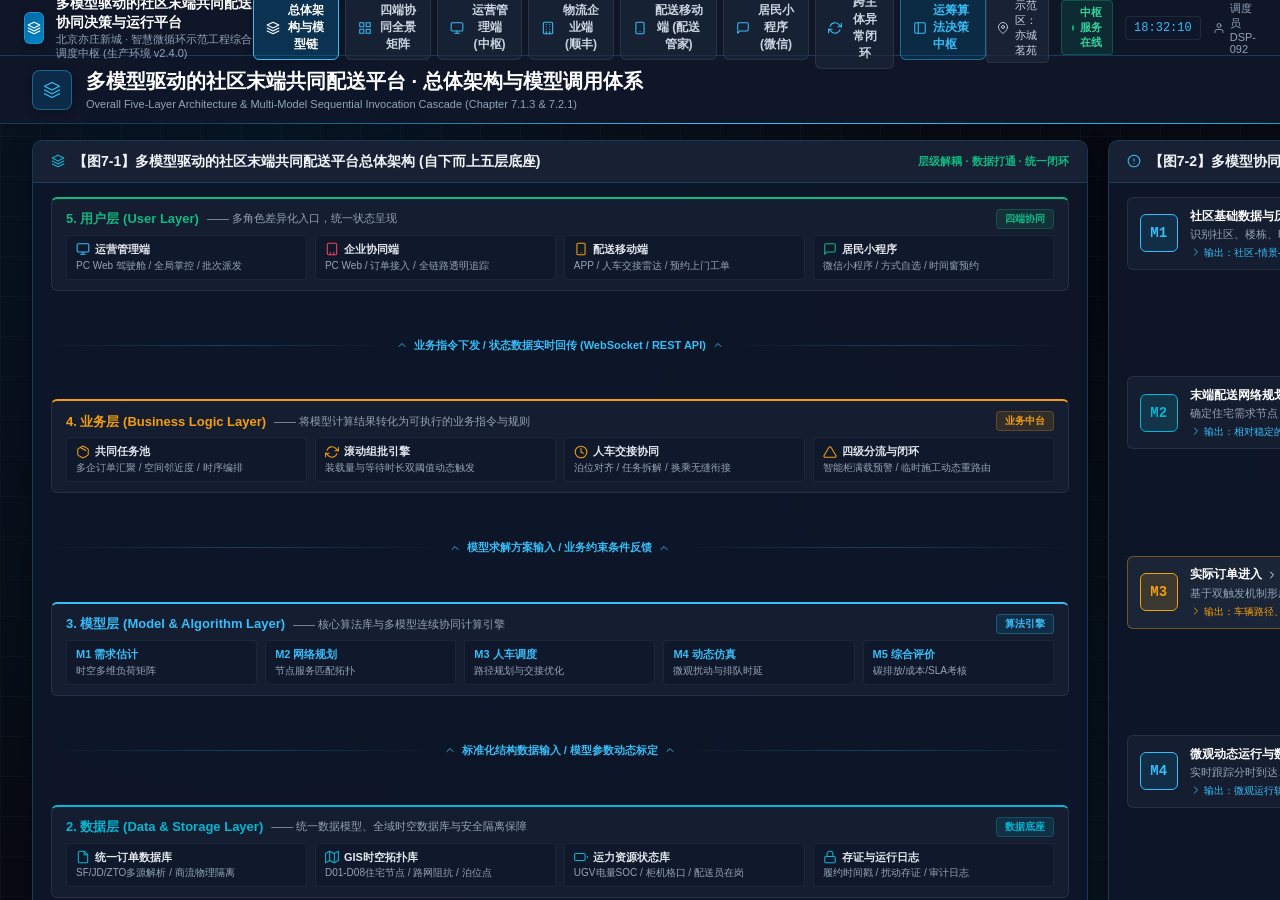
<file: chapter7_platform_frontend/index.html>
<!DOCTYPE html>
<html lang="zh-CN">
<head>
  <meta charset="UTF-8">
  <meta name="viewport" content="width=device-width, initial-scale=1.0">
  <title>多模型驱动的社区末端共同配送协同决策与运行中枢</title>
  <link rel="stylesheet" href="tokens.css">
  <style>
    :root {
      --bg-dark: #070a12;
      --bg-nav: rgba(15, 23, 42, 0.96);
      --border-panel: rgba(56, 189, 248, 0.22);
      --cyan: #06b6d4;
      --blue: #0284c7;
      --blue-light: #38bdf8;
      --emerald: #10b981;
      --amber: #f59e0b;
      --rose: #f43f5e;
      --text-main: #f8fafc;
      --text-muted: #94a3b8;
    }
    * {
      margin: 0;
      padding: 0;
      box-sizing: border-box;
      font-family: -apple-system, BlinkMacSystemFont, "Segoe UI", Roboto, "PingFang SC", "Hiragino Sans GB", "Microsoft YaHei", sans-serif;
      -webkit-font-smoothing: antialiased;
    }
    html, body {
      width: 100%;
      height: 100%;
      overflow: hidden;
      background-color: var(--bg-dark);
      color: var(--text-main);
      display: flex;
      flex-direction: column;
    }

    /* Top Executive Navigation Bar */
    .master-nav {
      height: 56px;
      background: var(--bg-nav);
      border-bottom: 1px solid var(--border-panel);
      display: flex;
      align-items: center;
      justify-content: space-between;
      padding: 0 24px;
      z-index: 1000;
      backdrop-filter: blur(12px);
    }
    .nav-brand {
      display: flex;
      align-items: center;
      gap: 12px;
    }
    .nav-logo {
      width: 32px;
      height: 32px;
      background: linear-gradient(135deg, #0369a1, #0284c7);
      border: 1px solid rgba(56, 189, 248, 0.4);
      border-radius: 6px;
      display: flex;
      align-items: center;
      justify-content: center;
      color: #fff;
      box-shadow: 0 2px 8px rgba(0, 0, 0, 0.35);
    }
    .nav-title {
      font-size: 14px;
      font-weight: 700;
      color: #fff;
      line-height: 1.35;
    }
    .nav-sub {
      font-size: 11px;
      color: var(--text-muted);
      line-height: 1.35;
    }

    /* Navigation Tabs */
    .nav-tabs {
      display: flex;
      align-items: center;
      gap: 6px;
    }
    .tab-btn {
      background: rgba(30, 41, 59, 0.65);
      border: 1px solid rgba(255, 255, 255, 0.08);
      color: #cbd5e1;
      padding: 6px 12px;
      border-radius: 6px;
      font-size: 12px;
      font-weight: 600;
      cursor: pointer;
      display: flex;
      align-items: center;
      gap: 6px;
      transition: all 0.15s ease;
    }
    .tab-btn:hover {
      background: rgba(56, 189, 248, 0.12);
      border-color: rgba(56, 189, 248, 0.3);
      color: #fff;
    }
    .tab-btn.active {
      background: rgba(2, 132, 199, 0.25);
      border-color: var(--blue-light);
      color: #fff;
      box-shadow: 0 2px 8px rgba(0, 0, 0, 0.3);
    }
    .tab-btn .od-icon {
      color: var(--blue-light);
    }
    .tab-btn.active .od-icon {
      color: #fff;
    }

    /* Nav Actions - Real Production Controls */
    .nav-actions {
      display: flex;
      align-items: center;
      gap: 12px;
    }
    .pilot-pill {
      font-size: 11px;
      color: #cbd5e1;
      background: rgba(30, 41, 59, 0.7);
      border: 1px solid rgba(255, 255, 255, 0.08);
      padding: 4px 10px;
      border-radius: 4px;
      display: flex;
      align-items: center;
      gap: 6px;
    }
    .status-badge {
      display: flex;
      align-items: center;
      gap: 6px;
      font-size: 11px;
      color: #34d399;
      background: rgba(16, 185, 129, 0.12);
      border: 1px solid rgba(16, 185, 129, 0.3);
      padding: 4px 10px;
      border-radius: 4px;
      font-weight: 600;
    }
    .pulse-dot {
      width: 6px;
      height: 6px;
      border-radius: 50%;
      background: #10b981;
      animation: pulse 2s infinite ease-in-out;
    }
    @keyframes pulse {
      0%, 100% { opacity: 1; transform: scale(1); }
      50% { opacity: 0.35; transform: scale(0.85); }
    }
    .clock-display {
      font-family: var(--od-font-mono);
      font-size: 12px;
      color: var(--blue-light);
      background: rgba(15, 23, 42, 0.7);
      border: 1px solid rgba(255, 255, 255, 0.08);
      padding: 4px 8px;
      border-radius: 4px;
    }
    .user-pill {
      font-size: 11px;
      color: var(--text-muted);
      display: flex;
      align-items: center;
      gap: 5px;
    }

    /* Content Area */
    .content-frame-container {
      flex: 1;
      width: 100%;
      height: calc(100% - 56px);
      position: relative;
    }
    iframe {
      width: 100%;
      height: 100%;
      border: none;
      display: block;
    }
  </style>
</head>
<body>

  <!-- Top Executive Navigation Bar -->
  <nav class="master-nav">
    <div class="nav-brand">
      <div class="nav-logo">
        <svg class="od-icon" viewBox="0 0 24 24"><polygon points="12 2 2 7 12 12 22 7 12 2"></polygon><polyline points="2 17 12 22 22 17"></polyline><polyline points="2 12 12 17 22 12"></polyline></svg>
      </div>
      <div>
        <div class="nav-title">多模型驱动的社区末端共同配送协同决策与运行平台</div>
        <div class="nav-sub">北京亦庄新城 · 智慧微循环示范工程综合调度中枢 (生产环境 v2.4.0)</div>
      </div>
    </div>

    <!-- Navigation Tabs -->
    <div class="nav-tabs">
      <button class="tab-btn active" onclick="switchTab('platform_architecture.html', this)">
        <svg class="od-icon" viewBox="0 0 24 24"><polygon points="12 2 2 7 12 12 22 7 12 2"></polygon><polyline points="2 17 12 22 22 17"></polyline><polyline points="2 12 12 17 22 12"></polyline></svg>
        总体架构与模型链
      </button>
      <button class="tab-btn" onclick="switchTab('overview_matrix.html', this)">
        <svg class="od-icon" viewBox="0 0 24 24"><rect x="3" y="3" width="7" height="7"></rect><rect x="14" y="3" width="7" height="7"></rect><rect x="14" y="14" width="7" height="7"></rect><rect x="3" y="14" width="7" height="7"></rect></svg>
        四端协同全景矩阵
      </button>
      <button class="tab-btn" onclick="switchTab('terminal_operation.html', this)">
        <svg class="od-icon" viewBox="0 0 24 24"><rect x="2" y="3" width="20" height="14" rx="2" ry="2"></rect><line x1="8" y1="21" x2="16" y2="21"></line><line x1="12" y1="17" x2="12" y2="21"></line></svg>
        运营管理端 (中枢)
      </button>
      <button class="tab-btn" onclick="switchTab('terminal_enterprise.html', this)">
        <svg class="od-icon" viewBox="0 0 24 24"><rect x="4" y="2" width="16" height="20" rx="2" ry="2"></rect><line x1="9" y1="22" x2="9" y2="18"></line><line x1="15" y1="22" x2="15" y2="18"></line><line x1="9" y1="6" x2="9.01" y2="6"></line><line x1="15" y1="6" x2="15.01" y2="6"></line><line x1="9" y1="10" x2="9.01" y2="10"></line><line x1="15" y1="10" x2="15.01" y2="10"></line><line x1="9" y1="14" x2="9.01" y2="14"></line><line x1="15" y1="14" x2="15.01" y2="14"></line></svg>
        物流企业端 (顺丰)
      </button>
      <button class="tab-btn" onclick="switchTab('terminal_courier.html', this)">
        <svg class="od-icon" viewBox="0 0 24 24"><rect x="5" y="2" width="14" height="20" rx="2" ry="2"></rect><line x1="12" y1="18" x2="12.01" y2="18"></line></svg>
        配送移动端 (配送管家)
      </button>
      <button class="tab-btn" onclick="switchTab('terminal_resident.html', this)">
        <svg class="od-icon" viewBox="0 0 24 24"><path d="M21 15a2 2 0 0 1-2 2H7l-4 4V5a2 2 0 0 1 2-2h14a2 2 0 0 1 2 2z"></path></svg>
        居民小程序 (微信)
      </button>
      <button class="tab-btn" onclick="switchTab('terminal_closed_loop.html', this)">
        <svg class="od-icon" viewBox="0 0 24 24"><polyline points="23 4 23 10 17 10"></polyline><polyline points="1 20 1 14 7 14"></polyline><path d="M3.51 9a9 9 0 0 1 14.85-3.36L23 10M1 14l4.64 4.36A9 9 0 0 0 20.49 15"></path></svg>
        跨主体异常闭环
      </button>
      <a href="/" class="tab-btn" style="text-decoration: none; color: #38bdf8; border-color: rgba(56, 189, 248, 0.45); background: rgba(2, 132, 199, 0.18);" title="切换至运筹决策中枢与数字孪生底座">
        <svg class="od-icon" viewBox="0 0 24 24"><rect x="3" y="3" width="18" height="18" rx="2" ry="2"></rect><line x1="9" y1="3" x2="9" y2="21"></line></svg>
        运筹算法决策中枢
      </a>
    </div>

    <!-- Right Actions - Authentic Enterprise Controls -->
    <div class="nav-actions">
      <div class="pilot-pill">
        <svg class="od-icon od-icon-sm" viewBox="0 0 24 24"><path d="M21 10c0 7-9 13-9 13s-9-6-9-13a9 9 0 0 1 18 0z"></path><circle cx="12" cy="10" r="3"></circle></svg>
        示范区：亦城茗苑
      </div>
      <div class="status-badge">
        <span class="pulse-dot"></span>
        中枢服务在线
      </div>
      <div id="systemClock" class="clock-display tnum">15:42:19</div>
      <div class="user-pill">
        <svg class="od-icon od-icon-sm" viewBox="0 0 24 24"><path d="M20 21v-2a4 4 0 0 0-4-4H8a4 4 0 0 0-4 4v2"></path><circle cx="12" cy="7" r="4"></circle></svg>
        调度员 DSP-092
      </div>
    </div>
  </nav>

  <!-- Main View Frame -->
  <div class="content-frame-container">
    <iframe id="mainFrame" src="platform_architecture.html"></iframe>
  </div>

  <script>
    function switchTab(url, btn) {
      document.querySelectorAll('.tab-btn').forEach(b => b.classList.remove('active'));
      btn.classList.add('active');
      document.getElementById('mainFrame').src = url;
    }

    // Dynamic Live Clock
    function updateClock() {
      const now = new Date();
      const h = String(now.getHours()).padStart(2, '0');
      const m = String(now.getMinutes()).padStart(2, '0');
      const s = String(now.getSeconds()).padStart(2, '0');
      const clockEl = document.getElementById('systemClock');
      if (clockEl) {
        clockEl.textContent = `${h}:${m}:${s}`;
      }
    }
    setInterval(updateClock, 1000);
    updateClock();
  </script>
</body>
</html>
</file>
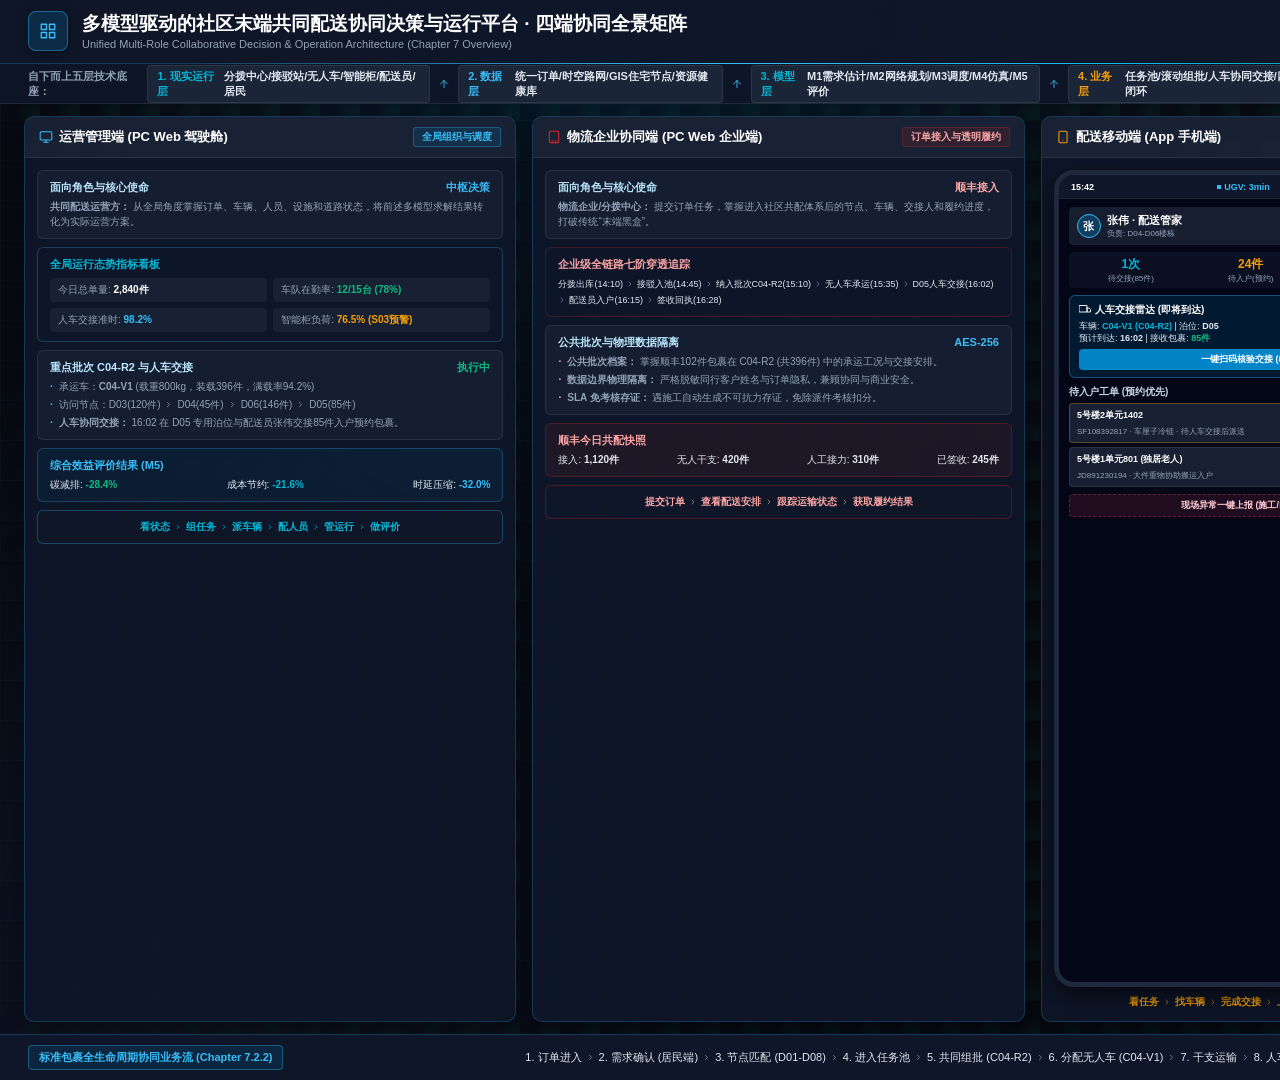
<file: chapter7_platform_frontend/overview_matrix.html>
<!DOCTYPE html>
<html lang="zh-CN">
<head>
  <meta charset="UTF-8">
  <meta name="viewport" content="width=device-width, initial-scale=1.0">
  <title>多模型驱动社区末端共同配送平台 · 四端协同全景总览 (Chapter 7.3)</title>
  <link rel="stylesheet" href="tokens.css">
  <style>
    :root {
      --bg-main: #070a12;
      --bg-panel: rgba(15, 23, 42, 0.92);
      --bg-card: #151e30;
      --border-panel: rgba(56, 189, 248, 0.22);
      --border-subtle: rgba(255, 255, 255, 0.08);
      --cyan: #06b6d4;
      --blue: #0284c7;
      --blue-light: #38bdf8;
      --emerald: #10b981;
      --amber: #f59e0b;
      --rose: #f43f5e;
      --sf-red: #dc2626;
      --text-main: #f8fafc;
      --text-muted: #94a3b8;
    }
    * {
      margin: 0;
      padding: 0;
      box-sizing: border-box;
      font-family: -apple-system, BlinkMacSystemFont, "Segoe UI", Roboto, "PingFang SC", "Hiragino Sans GB", "Microsoft YaHei", sans-serif;
      -webkit-font-smoothing: antialiased;
    }
    body {
      background-color: var(--bg-main);
      color: var(--text-main);
      width: 1920px;
      height: 1080px;
      overflow: hidden;
      display: flex;
      flex-direction: column;
      background-image: 
        radial-gradient(circle at 50% 0%, rgba(2, 132, 199, 0.12) 0%, transparent 50%),
        radial-gradient(circle at 10% 90%, rgba(15, 23, 42, 0.6) 0%, transparent 40%),
        radial-gradient(circle at 90% 90%, rgba(16, 185, 129, 0.08) 0%, transparent 40%),
        linear-gradient(rgba(255, 255, 255, 0.02) 1px, transparent 1px),
        linear-gradient(90deg, rgba(255, 255, 255, 0.02) 1px, transparent 1px);
      background-size: 100% 100%, 100% 100%, 40px 40px, 40px 40px;
    }

    /* Header */
    header {
      height: 64px;
      background: var(--bg-panel);
      border-bottom: 1px solid var(--border-panel);
      display: flex;
      align-items: center;
      justify-content: space-between;
      padding: 0 28px;
      position: relative;
    }
    header::after {
      content: '';
      position: absolute;
      bottom: -1px;
      left: 10%;
      width: 80%;
      height: 1px;
      background: linear-gradient(90deg, transparent, var(--blue-light), var(--cyan), transparent);
    }
    .header-left {
      display: flex;
      align-items: center;
      gap: 14px;
    }
    .logo-badge {
      width: 40px;
      height: 40px;
      background: rgba(2, 132, 199, 0.2);
      border: 1px solid rgba(56, 189, 248, 0.4);
      border-radius: 8px;
      display: flex;
      align-items: center;
      justify-content: center;
      color: var(--blue-light);
      box-shadow: 0 2px 8px rgba(0, 0, 0, 0.35);
    }
    .title-group h1 {
      font-size: 19px;
      font-weight: 700;
      color: #fff;
      line-height: 1.35;
      letter-spacing: 0;
    }
    .title-group p { 
      font-size: 11px; 
      color: var(--text-muted); 
      line-height: 1.35; 
      margin-top: 1px; 
    }

    /* 5-Layer Architecture Ribbon */
    .arch-ribbon {
      height: 40px;
      background: rgba(15, 23, 42, 0.85);
      border-bottom: 1px solid var(--border-subtle);
      display: flex;
      align-items: center;
      justify-content: space-between;
      padding: 0 28px;
      font-size: 11px;
    }
    .arch-chain {
      display: flex;
      align-items: center;
      gap: 8px;
    }
    .arch-pill {
      background: rgba(30, 41, 59, 0.85);
      border: 1px solid var(--border-subtle);
      padding: 3px 9px;
      border-radius: 4px;
      color: #e2e8f0;
      font-weight: 600;
      display: flex;
      align-items: center;
      gap: 5px;
    }
    .arch-arrow { color: var(--blue-light); font-weight: bold; }

    /* Main Content: 4 Columns Matrix */
    .matrix-body {
      flex: 1;
      display: grid;
      grid-template-columns: 1.08fr 1.08fr 0.92fr 0.92fr;
      gap: 16px;
      padding: 12px 24px;
      overflow: hidden;
    }

    .matrix-col {
      background: var(--bg-panel);
      border: 1px solid var(--border-panel);
      border-radius: 10px;
      display: flex;
      flex-direction: column;
      overflow: hidden;
      box-shadow: 0 8px 24px rgba(0, 0, 0, 0.4);
    }
    .col-header {
      padding: 10px 14px;
      background: rgba(30, 41, 59, 0.65);
      border-bottom: 1px solid var(--border-subtle);
      display: flex;
      align-items: center;
      justify-content: space-between;
    }
    .col-title {
      font-size: 13px;
      font-weight: 700;
      color: #fff;
      display: flex;
      align-items: center;
      gap: 6px;
      line-height: 1.35;
    }
    .col-tag {
      font-size: 10px;
      padding: 2px 8px;
      border-radius: 3px;
      font-weight: 600;
      border: 1px solid transparent;
    }

    .col-content {
      flex: 1;
      padding: 12px;
      display: flex;
      flex-direction: column;
      gap: 8px;
      overflow-y: auto;
      justify-content: flex-start;
    }

    .preview-card {
      background: var(--bg-card);
      border-radius: 6px;
      padding: 9px 12px;
      border: 1px solid var(--border-subtle);
      display: flex;
      flex-direction: column;
      gap: 4px;
      transition: border-color 0.2s ease;
    }
    .preview-card:hover {
      border-color: rgba(56, 189, 248, 0.25);
    }
    .preview-title { 
      font-size: 11px; 
      font-weight: 700; 
      color: #bae6fd; 
      display: flex; 
      justify-content: space-between; 
      line-height: 1.35;
    }
    .preview-desc { font-size: 10px; color: var(--text-muted); line-height: 1.5; }

    /* Phone Mockup in Column 3 & 4 (Full Height Filling) */
    .mini-phone-full {
      flex: 1;
      background: #020617;
      border: 5px solid #1e293b;
      border-radius: 20px;
      display: flex;
      flex-direction: column;
      overflow: hidden;
      box-shadow: 0 10px 25px rgba(0, 0, 0, 0.6);
      position: relative;
    }
    .mini-phone-status {
      height: 24px;
      display: flex;
      align-items: center;
      justify-content: space-between;
      padding: 0 12px;
      font-size: 9px;
      font-weight: 600;
      color: #fff;
      background: #0f172a;
      border-bottom: 1px solid rgba(255,255,255,0.06);
    }
    .mini-phone-body {
      flex: 1;
      padding: 8px 10px;
      display: flex;
      flex-direction: column;
      gap: 7px;
      overflow-y: auto;
      justify-content: flex-start;
    }

    /* Bottom Unified Order Flow Banner */
    .order-flow-footer {
      height: 46px;
      background: rgba(15, 23, 42, 0.95);
      border-top: 1px solid var(--border-panel);
      display: flex;
      align-items: center;
      justify-content: space-between;
      padding: 0 28px;
      font-size: 11px;
    }
    .flow-tag {
      background: rgba(2, 132, 199, 0.15);
      border: 1px solid rgba(56, 189, 248, 0.35);
      padding: 4px 10px;
      border-radius: 4px;
      color: var(--blue-light);
      font-weight: 700;
    }
    .flow-chain-text {
      display: flex;
      align-items: center;
      gap: 6px;
      color: #e2e8f0;
      font-size: 11px;
    }
    .flow-arrow { color: var(--blue-light); font-weight: bold; }
  </style>
</head>
<body>

  <!-- Top Header -->
  <header>
    <div class="header-left">
      <div class="logo-badge">
        <svg class="od-icon od-icon-lg" viewBox="0 0 24 24"><rect x="3" y="3" width="7" height="7"></rect><rect x="14" y="3" width="7" height="7"></rect><rect x="14" y="14" width="7" height="7"></rect><rect x="3" y="14" width="7" height="7"></rect></svg>
      </div>
      <div class="title-group">
        <h1>多模型驱动的社区末端共同配送协同决策与运行平台 · 四端协同全景矩阵</h1>
        <p>Unified Multi-Role Collaborative Decision & Operation Architecture (Chapter 7 Overview)</p>
      </div>
    </div>
    <div style="display:flex; align-items:center; gap:20px;">
      <span style="font-size:12px; color:var(--text-muted);">核心机制：<strong style="color:var(--emerald);">统一底座 · 四端协同 · 闭环一致</strong></span>
      <div style="font-family:var(--od-font-mono); color:var(--blue-light); font-size:13px;" class="tnum">15:42:19</div>
    </div>
  </header>

  <!-- 5-Layer Architecture Ribbon -->
  <div class="arch-ribbon">
    <div class="arch-chain">
      <span style="color:var(--text-muted); font-weight:600;">自下而上五层技术底座：</span>
      <div class="arch-pill"><span style="color:var(--cyan);">1. 现实运行层</span> 分拨中心/接驳站/无人车/智能柜/配送员/居民</div>
      <div class="arch-arrow"><svg class="od-icon od-icon-sm" viewBox="0 0 24 24"><line x1="12" y1="19" x2="12" y2="5"></line><polyline points="5 12 12 5 19 12"></polyline></svg></div>
      <div class="arch-pill"><span style="color:var(--blue-light);">2. 数据层</span> 统一订单/时空路网/GIS住宅节点/资源健康库</div>
      <div class="arch-arrow"><svg class="od-icon od-icon-sm" viewBox="0 0 24 24"><line x1="12" y1="19" x2="12" y2="5"></line><polyline points="5 12 12 5 19 12"></polyline></svg></div>
      <div class="arch-pill"><span style="color:var(--cyan);">3. 模型层</span> M1需求估计/M2网络规划/M3调度/M4仿真/M5评价</div>
      <div class="arch-arrow"><svg class="od-icon od-icon-sm" viewBox="0 0 24 24"><line x1="12" y1="19" x2="12" y2="5"></line><polyline points="5 12 12 5 19 12"></polyline></svg></div>
      <div class="arch-pill"><span style="color:var(--amber);">4. 业务层</span> 任务池/滚动组批/人车协同交接/四级分流/异常闭环</div>
      <div class="arch-arrow"><svg class="od-icon od-icon-sm" viewBox="0 0 24 24"><line x1="12" y1="19" x2="12" y2="5"></line><polyline points="5 12 12 5 19 12"></polyline></svg></div>
      <div class="arch-pill"><span style="color:var(--emerald);">5. 用户层</span> 运营管理端/企业协同端/配送移动端/居民小程序</div>
    </div>
    <div style="color:var(--blue-light); font-weight:600; display:flex; align-items:center; gap:5px;">
      <svg class="od-icon od-icon-sm" viewBox="0 0 24 24" style="color:var(--emerald);"><polyline points="20 6 9 17 4 12"></polyline></svg>
      全域订单状态毫秒级实时对齐 (EventBus v3.1)
    </div>
  </div>

  <!-- Main Content: 4 Columns Matrix -->
  <div class="matrix-body">

    <!-- Col 1: 共同配送运营管理端 -->
    <div class="matrix-col">
      <div class="col-header">
        <div class="col-title">
          <svg class="od-icon" viewBox="0 0 24 24" style="color:var(--blue-light);"><rect x="2" y="3" width="20" height="14" rx="2" ry="2"></rect><line x1="8" y1="21" x2="16" y2="21"></line><line x1="12" y1="17" x2="12" y2="21"></line></svg>
          运营管理端 (PC Web 驾驶舱)
        </div>
        <span class="col-tag" style="background:rgba(2,132,199,0.15); border-color:rgba(56,189,248,0.3); color:var(--blue-light);">全局组织与调度</span>
      </div>
      <div class="col-content">
        <div class="preview-card">
          <div class="preview-title">
            <span>面向角色与核心使命</span>
            <span style="color:var(--blue-light);">中枢决策</span>
          </div>
          <div class="preview-desc"><strong>共同配送运营方：</strong> 从全局角度掌握订单、车辆、人员、设施和道路状态，将前述多模型求解结果转化为实际运营方案。</div>
        </div>

        <div class="preview-card" style="background:rgba(15,23,42,0.85); border-color:rgba(56,189,248,0.25);">
          <div class="preview-title" style="color:var(--cyan);">全局运行态势指标看板</div>
          <div style="display:grid; grid-template-columns:1fr 1fr; gap:6px; font-size:10px; margin-top:2px;">
            <div style="background:rgba(30,41,59,0.6); padding:5px 8px; border-radius:4px;">
              <span style="color:var(--text-muted);">今日总单量:</span> <strong style="color:#fff;" class="tnum">2,840件</strong>
            </div>
            <div style="background:rgba(30,41,59,0.6); padding:5px 8px; border-radius:4px;">
              <span style="color:var(--text-muted);">车队在勤率:</span> <strong style="color:var(--emerald);" class="tnum">12/15台 (78%)</strong>
            </div>
            <div style="background:rgba(30,41,59,0.6); padding:5px 8px; border-radius:4px;">
              <span style="color:var(--text-muted);">人车交接准时:</span> <strong style="color:var(--blue-light);" class="tnum">98.2%</strong>
            </div>
            <div style="background:rgba(30,41,59,0.6); padding:5px 8px; border-radius:4px;">
              <span style="color:var(--text-muted);">智能柜负荷:</span> <strong style="color:var(--amber);" class="tnum">76.5% (S03预警)</strong>
            </div>
          </div>
        </div>

        <div class="preview-card">
          <div class="preview-title">
            <span>重点批次 C04-R2 与人车交接</span>
            <span style="color:var(--emerald);">执行中</span>
          </div>
          <div class="preview-desc">
            <div style="display:flex; align-items:flex-start; gap:6px; margin-bottom:3px;">
              <span style="color:var(--blue-light); font-weight:bold;">·</span>
              <span>承运车：<strong>C04-V1</strong> (载重800kg，装载396件，满载率94.2%)</span>
            </div>
            <div style="display:flex; align-items:flex-start; gap:6px; margin-bottom:3px;">
              <span style="color:var(--blue-light); font-weight:bold;">·</span>
              <span style="display:inline-flex; align-items:center; gap:4px; flex-wrap:wrap;">访问节点：D03(120件) <svg class="od-icon od-icon-sm" viewBox="0 0 24 24" style="color:var(--text-muted); width:9px; height:9px;"><polyline points="9 18 15 12 9 6"></polyline></svg> D04(45件) <svg class="od-icon od-icon-sm" viewBox="0 0 24 24" style="color:var(--text-muted); width:9px; height:9px;"><polyline points="9 18 15 12 9 6"></polyline></svg> D06(146件) <svg class="od-icon od-icon-sm" viewBox="0 0 24 24" style="color:var(--text-muted); width:9px; height:9px;"><polyline points="9 18 15 12 9 6"></polyline></svg> D05(85件)</span>
            </div>
            <div style="display:flex; align-items:flex-start; gap:6px;">
              <span style="color:var(--blue-light); font-weight:bold;">·</span>
              <span><strong>人车协同交接：</strong> 16:02 在 D05 专用泊位与配送员张伟交接85件入户预约包裹。</span>
            </div>
          </div>
        </div>

        <div class="preview-card" style="background:rgba(2,132,199,0.08); border-color:rgba(56,189,248,0.25);">
          <div class="preview-title" style="color:var(--blue-light);">综合效益评价结果 (M5)</div>
          <div style="display:flex; justify-content:space-between; font-size:10px; color:#e2e8f0; margin-top:2px;">
            <span>碳减排: <strong style="color:var(--emerald);">-28.4%</strong></span>
            <span>成本节约: <strong style="color:var(--cyan);">-21.6%</strong></span>
            <span>时延压缩: <strong style="color:var(--blue-light);">-32.0%</strong></span>
          </div>
        </div>

        <div class="preview-card" style="border-color:rgba(56,189,248,0.3); background:rgba(15,23,42,0.9);">
          <div style="font-size:10px; color:var(--cyan); font-weight:700; text-align:center; display:flex; align-items:center; justify-content:center; gap:4px;">
            <span>看状态</span><svg class="od-icon od-icon-sm" viewBox="0 0 24 24" style="width:8px; height:8px;"><polyline points="9 18 15 12 9 6"></polyline></svg>
            <span>组任务</span><svg class="od-icon od-icon-sm" viewBox="0 0 24 24" style="width:8px; height:8px;"><polyline points="9 18 15 12 9 6"></polyline></svg>
            <span>派车辆</span><svg class="od-icon od-icon-sm" viewBox="0 0 24 24" style="width:8px; height:8px;"><polyline points="9 18 15 12 9 6"></polyline></svg>
            <span>配人员</span><svg class="od-icon od-icon-sm" viewBox="0 0 24 24" style="width:8px; height:8px;"><polyline points="9 18 15 12 9 6"></polyline></svg>
            <span>管运行</span><svg class="od-icon od-icon-sm" viewBox="0 0 24 24" style="width:8px; height:8px;"><polyline points="9 18 15 12 9 6"></polyline></svg>
            <span>做评价</span>
          </div>
        </div>
      </div>
    </div>

    <!-- Col 2: 物流企业协同端 -->
    <div class="matrix-col">
      <div class="col-header">
        <div class="col-title">
          <svg class="od-icon" viewBox="0 0 24 24" style="color:var(--sf-red);"><rect x="4" y="2" width="16" height="20" rx="2" ry="2"></rect><line x1="9" y1="22" x2="9" y2="18"></line><line x1="15" y1="22" x2="15" y2="18"></line></svg>
          物流企业协同端 (PC Web 企业端)
        </div>
        <span class="col-tag" style="background:rgba(220,38,38,0.12); border-color:rgba(220,38,38,0.25); color:#fca5a5;">订单接入与透明履约</span>
      </div>
      <div class="col-content">
        <div class="preview-card">
          <div class="preview-title">
            <span>面向角色与核心使命</span>
            <span style="color:#fca5a5;">顺丰接入</span>
          </div>
          <div class="preview-desc"><strong>物流企业/分拨中心：</strong> 提交订单任务，掌握进入社区共配体系后的节点、车辆、交接人和履约进度，打破传统“末端黑盒”。</div>
        </div>

        <div class="preview-card" style="background:rgba(15,23,42,0.85); border-color:rgba(220,38,38,0.25);">
          <div class="preview-title" style="color:#fca5a5;">企业级全链路七阶穿透追踪</div>
          <div style="font-size:9px; color:#e2e8f0; line-height:1.45; margin-top:2px; display:flex; align-items:center; flex-wrap:wrap; gap:3px;">
            <span>分拨出库(14:10)</span><svg class="od-icon od-icon-sm" viewBox="0 0 24 24" style="color:var(--text-muted); width:8px; height:8px;"><polyline points="9 18 15 12 9 6"></polyline></svg>
            <span>接驳入池(14:45)</span><svg class="od-icon od-icon-sm" viewBox="0 0 24 24" style="color:var(--text-muted); width:8px; height:8px;"><polyline points="9 18 15 12 9 6"></polyline></svg>
            <span>纳入批次C04-R2(15:10)</span><svg class="od-icon od-icon-sm" viewBox="0 0 24 24" style="color:var(--text-muted); width:8px; height:8px;"><polyline points="9 18 15 12 9 6"></polyline></svg>
            <span>无人车承运(15:35)</span><svg class="od-icon od-icon-sm" viewBox="0 0 24 24" style="color:var(--text-muted); width:8px; height:8px;"><polyline points="9 18 15 12 9 6"></polyline></svg>
            <span>D05人车交接(16:02)</span><svg class="od-icon od-icon-sm" viewBox="0 0 24 24" style="color:var(--text-muted); width:8px; height:8px;"><polyline points="9 18 15 12 9 6"></polyline></svg>
            <span>配送员入户(16:15)</span><svg class="od-icon od-icon-sm" viewBox="0 0 24 24" style="color:var(--text-muted); width:8px; height:8px;"><polyline points="9 18 15 12 9 6"></polyline></svg>
            <span>签收回执(16:28)</span>
          </div>
        </div>

        <div class="preview-card">
          <div class="preview-title">
            <span>公共批次与物理数据隔离</span>
            <span style="color:var(--blue-light);">AES-256</span>
          </div>
          <div class="preview-desc">
            <div style="display:flex; align-items:flex-start; gap:6px; margin-bottom:3px;">
              <span style="color:#fca5a5; font-weight:bold;">·</span>
              <span><strong>公共批次档案：</strong> 掌握顺丰102件包裹在 C04-R2 (共396件) 中的承运工况与交接安排。</span>
            </div>
            <div style="display:flex; align-items:flex-start; gap:6px; margin-bottom:3px;">
              <span style="color:#fca5a5; font-weight:bold;">·</span>
              <span><strong>数据边界物理隔离：</strong> 严格脱敏同行客户姓名与订单隐私，兼顾协同与商业安全。</span>
            </div>
            <div style="display:flex; align-items:flex-start; gap:6px;">
              <span style="color:#fca5a5; font-weight:bold;">·</span>
              <span><strong>SLA 免考核存证：</strong> 遇施工自动生成不可抗力存证，免除派件考核扣分。</span>
            </div>
          </div>
        </div>

        <div class="preview-card" style="background:rgba(220,38,38,0.08); border-color:rgba(220,38,38,0.25);">
          <div class="preview-title" style="color:#fca5a5;">顺丰今日共配快照</div>
          <div style="display:flex; justify-content:space-between; font-size:10px; color:#e2e8f0; margin-top:2px;" class="tnum">
            <span>接入: <strong>1,120件</strong></span>
            <span>无人干支: <strong>420件</strong></span>
            <span>人工接力: <strong>310件</strong></span>
            <span>已签收: <strong>245件</strong></span>
          </div>
        </div>

        <div class="preview-card" style="border-color:rgba(220,38,38,0.3); background:rgba(15,23,42,0.9);">
          <div style="font-size:10px; color:#fca5a5; font-weight:700; text-align:center; display:flex; align-items:center; justify-content:center; gap:4px;">
            <span>提交订单</span><svg class="od-icon od-icon-sm" viewBox="0 0 24 24" style="width:8px; height:8px;"><polyline points="9 18 15 12 9 6"></polyline></svg>
            <span>查看配送安排</span><svg class="od-icon od-icon-sm" viewBox="0 0 24 24" style="width:8px; height:8px;"><polyline points="9 18 15 12 9 6"></polyline></svg>
            <span>跟踪运输状态</span><svg class="od-icon od-icon-sm" viewBox="0 0 24 24" style="width:8px; height:8px;"><polyline points="9 18 15 12 9 6"></polyline></svg>
            <span>获取履约结果</span>
          </div>
        </div>
      </div>
    </div>

    <!-- Col 3: 配送执行移动端 -->
    <div class="matrix-col">
      <div class="col-header">
        <div class="col-title">
          <svg class="od-icon" viewBox="0 0 24 24" style="color:var(--amber);"><rect x="5" y="2" width="14" height="20" rx="2" ry="2"></rect><line x1="12" y1="18" x2="12.01" y2="18"></line></svg>
          配送移动端 (App 手机端)
        </div>
        <span class="col-tag" style="background:rgba(245,158,11,0.12); border-color:rgba(245,158,11,0.25); color:var(--amber);">现场执行与反馈</span>
      </div>
      <div class="col-content">
        <div class="mini-phone-full">
          <div class="mini-phone-status">
            <span>15:42</span>
            <span style="color:var(--blue-light); display:inline-flex; align-items:center; gap:3px;"><span class="pulse-dot" style="width:4px; height:4px; background:var(--blue-light);"></span>UGV: 3min</span>
            <span>5G · 98%</span>
          </div>

          <div class="mini-phone-body">
            <!-- Courier Header -->
            <div style="display:flex; justify-content:space-between; align-items:center; background:rgba(30,41,59,0.7); padding:6px 8px; border-radius:4px;">
              <div style="display:flex; align-items:center; gap:6px;">
                <div style="width:24px; height:24px; border-radius:50%; background:rgba(2,132,199,0.3); border:1px solid var(--blue-light); display:flex; align-items:center; justify-content:center; font-size:11px; font-weight:bold; color:#fff;">张</div>
                <div>
                  <div style="font-size:11px; font-weight:700; color:#fff;">张伟 · 配送管家</div>
                  <div style="font-size:8px; color:var(--text-muted);">负责: D04-D06楼栋</div>
                </div>
              </div>
              <span style="background:rgba(16,185,129,0.15); color:#34d399; font-size:8px; padding:2px 6px; border-radius:4px; font-weight:600; display:inline-flex; align-items:center; gap:3px;"><span class="pulse-dot" style="width:4px; height:4px; background:#10b981;"></span>在岗作业中</span>
            </div>

            <!-- Summary KPI -->
            <div style="display:grid; grid-template-columns:repeat(3,1fr); gap:4px; text-align:center; background:rgba(15,23,42,0.6); padding:4px; border-radius:4px; font-size:9px;">
              <div><strong style="color:var(--cyan); font-size:12px;" class="tnum">1次</strong><br><span style="color:var(--text-muted); font-size:8px;">待交接(85件)</span></div>
              <div><strong style="color:var(--amber); font-size:12px;" class="tnum">24件</strong><br><span style="color:var(--text-muted); font-size:8px;">待入户(预约)</span></div>
              <div><strong style="color:var(--emerald); font-size:12px;" class="tnum">42件</strong><br><span style="color:var(--text-muted); font-size:8px;">今日已完成</span></div>
            </div>

            <!-- Radar Handoff Alert -->
            <div style="background:rgba(2,132,199,0.15); border:1px solid rgba(56,189,248,0.35); border-radius:6px; padding:7px 9px;">
              <div style="display:flex; justify-content:space-between; font-size:10px; font-weight:700; color:#fff;">
                <span style="display:flex; align-items:center; gap:4px;">
                  <svg class="od-icon od-icon-sm" viewBox="0 0 24 24"><rect x="1" y="3" width="15" height="13"></rect><polygon points="16 8 20 8 23 11 23 16 16 16 16 8"></polygon></svg>
                  人车交接雷达 (即将到达)
                </span>
                <span style="color:var(--amber);">余3分钟</span>
              </div>
              <div style="font-size:9px; color:#e2e8f0; margin-top:3px; line-height:1.35;">
                车辆: <strong style="color:var(--cyan);">C04-V1 (C04-R2)</strong> | 泊位: <strong>D05</strong><br>
                预计到达: <strong>16:02</strong> | 接收包裹: <strong style="color:var(--emerald);">85件</strong>
              </div>
              <div style="margin-top:5px; background:var(--blue); color:#fff; text-align:center; padding:4px; border-radius:4px; font-size:9px; font-weight:700;">
                一键扫码核验交接 (85件)
              </div>
            </div>

            <!-- Doorstep Task Queue -->
            <div style="display:flex; flex-direction:column; gap:4px;">
              <div style="font-size:10px; font-weight:700; color:#cbd5e1; display:flex; justify-content:space-between;">
                <span>待入户工单 (预约优先)</span>
                <span style="font-size:8px; color:var(--text-muted);">动线优化</span>
              </div>
              <div style="background:rgba(30,41,59,0.8); border:1px solid rgba(245,158,11,0.3); border-radius:4px; padding:5px 7px; font-size:9px;">
                <div style="display:flex; justify-content:space-between; font-weight:600;">
                  <span style="color:#fff;">5号楼2单元1402</span>
                  <span style="color:var(--emerald); background:rgba(16,185,129,0.15); padding:1px 4px; border-radius:2px;">顺丰 / 17-19点</span>
                </div>
                <div style="color:var(--text-muted); font-size:8px; margin-top:2px;">SF108392817 · 车厘子冷链 · 待人车交接后派送</div>
              </div>
              <div style="background:rgba(30,41,59,0.8); border:1px solid var(--border-subtle); border-radius:4px; padding:5px 7px; font-size:9px;">
                <div style="display:flex; justify-content:space-between; font-weight:600;">
                  <span style="color:#fff;">5号楼1单元801 (独居老人)</span>
                  <span style="color:var(--amber); background:rgba(245,158,11,0.15); padding:1px 4px; border-radius:2px;">特殊关爱</span>
                </div>
                <div style="color:var(--text-muted); font-size:8px; margin-top:2px;">JD891230194 · 大件重物协助搬运入户</div>
              </div>
            </div>

            <!-- Exception Trigger -->
            <div style="background:rgba(244,63,94,0.12); border:1px dashed rgba(244,63,94,0.35); border-radius:4px; padding:4px; text-align:center; color:#fecdd3; font-size:9px; font-weight:700;">
              现场异常一键上报 (施工/门禁/满载)
            </div>
          </div>
        </div>

        <div style="font-size:10px; color:var(--amber); font-weight:700; text-align:center; display:flex; align-items:center; justify-content:center; gap:4px;">
          <span>看任务</span><svg class="od-icon od-icon-sm" viewBox="0 0 24 24" style="width:8px; height:8px;"><polyline points="9 18 15 12 9 6"></polyline></svg>
          <span>找车辆</span><svg class="od-icon od-icon-sm" viewBox="0 0 24 24" style="width:8px; height:8px;"><polyline points="9 18 15 12 9 6"></polyline></svg>
          <span>完成交接</span><svg class="od-icon od-icon-sm" viewBox="0 0 24 24" style="width:8px; height:8px;"><polyline points="9 18 15 12 9 6"></polyline></svg>
          <span>上门配送</span><svg class="od-icon od-icon-sm" viewBox="0 0 24 24" style="width:8px; height:8px;"><polyline points="9 18 15 12 9 6"></polyline></svg>
          <span>反馈现场</span>
        </div>
      </div>
    </div>

    <!-- Col 4: 社区居民小程序 -->
    <div class="matrix-col">
      <div class="col-header">
        <div class="col-title">
          <svg class="od-icon" viewBox="0 0 24 24" style="color:var(--emerald);"><path d="M21 15a2 2 0 0 1-2 2H7l-4 4V5a2 2 0 0 1 2-2h14a2 2 0 0 1 2 2z"></path></svg>
          居民小程序 (微信轻量端)
        </div>
        <span class="col-tag" style="background:rgba(16,185,129,0.12); border-color:rgba(16,185,129,0.25); color:var(--emerald);">需求表达与时间窗</span>
      </div>
      <div class="col-content">
        <div class="mini-phone-full" style="background:#f8fafc; border-color:#334155;">
          <div class="mini-phone-status" style="background:#fff; color:#0f172a; border-bottom:1px solid #e2e8f0;">
            <span style="font-weight:700;">共配便民驿站</span>
            <span style="color:#64748b; font-size:11px; display:flex; align-items:center; gap:4px;">
              <svg class="od-icon od-icon-sm" viewBox="0 0 24 24" style="width:10px; height:10px;"><circle cx="12" cy="12" r="1"></circle><circle cx="19" cy="12" r="1"></circle><circle cx="5" cy="12" r="1"></circle></svg>
              <svg class="od-icon od-icon-sm" viewBox="0 0 24 24" style="width:10px; height:10px;"><circle cx="12" cy="12" r="8"></circle></svg>
            </span>
          </div>

          <div class="mini-phone-body">
            <!-- Active Parcel Card -->
            <div style="background:#fff; border-radius:6px; padding:7px 9px; box-shadow:0 1px 3px rgba(0,0,0,0.06); border:1px solid #e2e8f0;">
              <div style="display:flex; justify-content:space-between; align-items:center;">
                <strong style="font-size:11px; color:#0f172a;">顺丰生鲜 · SF108392817</strong>
                <span style="background:rgba(7,193,96,0.12); color:#059669; font-size:8px; padding:2px 6px; border-radius:3px; font-weight:700;">配送中</span>
              </div>
              <div style="font-size:9px; color:#64748b; margin-top:2px;">车厘子鲜果 (冷链保鲜箱) · 亦城茗苑5号楼</div>

              <!-- Mini Stepper -->
              <div style="margin-top:6px; display:flex; flex-direction:column; gap:4px; font-size:8px; color:#334155;">
                <div style="display:flex; align-items:center; gap:4px; color:#059669; font-weight:600;">
                  <svg class="od-icon od-icon-sm" viewBox="0 0 24 24" style="color:#059669; width:10px; height:10px;"><polyline points="20 6 9 17 4 12"></polyline></svg>
                  <span class="tnum">15:35</span><span>无人车 C04-V1 满载发车</span>
                </div>
                <div style="display:flex; align-items:center; gap:4px; color:#0284c7; font-weight:700;">
                  <svg class="od-icon od-icon-sm" viewBox="0 0 24 24" style="color:#0284c7; width:8px; height:8px;"><circle cx="12" cy="12" r="6" fill="#0284c7"></circle></svg>
                  <span class="tnum">16:02</span><span>即将交接配送管家张师傅 (5号楼)</span>
                </div>
                <div style="display:flex; align-items:center; gap:4px; color:#64748b;">
                  <svg class="od-icon od-icon-sm" viewBox="0 0 24 24" style="color:#94a3b8; width:8px; height:8px;"><circle cx="12" cy="12" r="6"></circle></svg>
                  <span>17-19点</span><span>专人按预约时间窗送达入户</span>
                </div>
              </div>
            </div>

            <!-- Service Mode Selection -->
            <div style="background:#fff; border-radius:6px; padding:7px 9px; box-shadow:0 1px 3px rgba(0,0,0,0.06); border:1px solid #e2e8f0;">
              <div style="display:flex; justify-content:space-between; font-size:10px; font-weight:700; color:#0f172a;">
                <span>自主选择交付方式</span>
                <span style="color:#059669; font-size:8px;">实时驱动后台调度</span>
              </div>
              <div style="margin-top:4px; display:flex; flex-direction:column; gap:3px; font-size:9px;">
                <div style="background:#e0f2fe; border:1px solid #38bdf8; border-radius:4px; padding:4px 6px; display:flex; justify-content:space-between; align-items:center;">
                  <span style="font-weight:700; color:#0369a1;">送货上门 (当前选择)</span>
                  <svg class="od-icon od-icon-sm" viewBox="0 0 24 24" style="color:#0284c7; width:10px; height:10px;"><polyline points="20 6 9 17 4 12"></polyline></svg>
                </div>
                <div style="background:#f8fafc; border:1px solid #e2e8f0; border-radius:4px; padding:4px 6px; display:flex; justify-content:space-between; align-items:center; color:#64748b;">
                  <span>智能快递柜自提</span>
                  <svg class="od-icon od-icon-sm" viewBox="0 0 24 24" style="color:#cbd5e1; width:10px; height:10px;"><circle cx="12" cy="12" r="8"></circle></svg>
                </div>
                <div style="background:#f8fafc; border:1px solid #e2e8f0; border-radius:4px; padding:4px 6px; display:flex; justify-content:space-between; align-items:center; color:#64748b;">
                  <span>特殊关爱服务 (助老/大件)</span>
                  <svg class="od-icon od-icon-sm" viewBox="0 0 24 24" style="color:#cbd5e1; width:10px; height:10px;"><circle cx="12" cy="12" r="8"></circle></svg>
                </div>
              </div>
            </div>

            <!-- Time Window Booking -->
            <div style="background:#fff; border-radius:6px; padding:7px 9px; box-shadow:0 1px 3px rgba(0,0,0,0.06); border:1px solid #e2e8f0;">
              <div style="display:flex; justify-content:space-between; font-size:10px; font-weight:700; color:#0f172a;">
                <span>预约送达时间窗</span>
                <span style="color:#0284c7; font-size:8px;">人车运力推荐</span>
              </div>
              <div style="margin-top:4px; display:grid; grid-template-columns:1fr 1fr; gap:4px; font-size:8px; text-align:center;">
                <div style="background:#ecfdf5; border:1px solid #059669; border-radius:4px; padding:4px; color:#065f46; font-weight:700;">
                  今日 17:00-19:00<br><span style="font-size:7px; font-weight:normal;">(已预约 · 推荐)</span>
                </div>
                <div style="background:#f8fafc; border:1px solid #e2e8f0; border-radius:4px; padding:4px; color:#334155;">
                  今日 19:00-21:00<br><span style="font-size:7px; color:#64748b;">(运力充足)</span>
                </div>
              </div>
            </div>

            <!-- ETA Notice & Action -->
            <div style="background:#f0fdf4; border:1px solid #bbf7d0; border-radius:4px; padding:5px 7px; font-size:8px; color:#166534; line-height:1.4;">
              <strong>动态闭环：</strong> 主路遇施工微调，系统调配配送员绕行，送达时间稳定在预约窗内。
            </div>

            <div style="background:#07c160; color:#fff; text-align:center; padding:5px; border-radius:4px; font-size:10px; font-weight:700;">
              查看取件 / 动态签收码
            </div>
          </div>
        </div>

        <div style="font-size:10px; color:var(--emerald); font-weight:700; text-align:center; display:flex; align-items:center; justify-content:center; gap:4px;">
          <span>查看包裹</span><svg class="od-icon od-icon-sm" viewBox="0 0 24 24" style="width:8px; height:8px;"><polyline points="9 18 15 12 9 6"></polyline></svg>
          <span>选择方式</span><svg class="od-icon od-icon-sm" viewBox="0 0 24 24" style="width:8px; height:8px;"><polyline points="9 18 15 12 9 6"></polyline></svg>
          <span>预约时间</span><svg class="od-icon od-icon-sm" viewBox="0 0 24 24" style="width:8px; height:8px;"><polyline points="9 18 15 12 9 6"></polyline></svg>
          <span>查看进度</span><svg class="od-icon od-icon-sm" viewBox="0 0 24 24" style="width:8px; height:8px;"><polyline points="9 18 15 12 9 6"></polyline></svg>
          <span>动态调整</span>
        </div>
      </div>
    </div>

  </div>

  <!-- Bottom Unified Order Flow Banner -->
  <div class="order-flow-footer">
    <div class="flow-tag">标准包裹全生命周期协同业务流 (Chapter 7.2.2)</div>
    <div class="flow-chain-text" style="display:flex; align-items:center; gap:4px;">
      <span>1. 订单进入</span>
      <svg class="od-icon od-icon-sm" viewBox="0 0 24 24" style="color:var(--text-muted); width:9px; height:9px;"><polyline points="9 18 15 12 9 6"></polyline></svg>
      <span>2. 需求确认 (居民端)</span>
      <svg class="od-icon od-icon-sm" viewBox="0 0 24 24" style="color:var(--text-muted); width:9px; height:9px;"><polyline points="9 18 15 12 9 6"></polyline></svg>
      <span>3. 节点匹配 (D01-D08)</span>
      <svg class="od-icon od-icon-sm" viewBox="0 0 24 24" style="color:var(--text-muted); width:9px; height:9px;"><polyline points="9 18 15 12 9 6"></polyline></svg>
      <span>4. 进入任务池</span>
      <svg class="od-icon od-icon-sm" viewBox="0 0 24 24" style="color:var(--text-muted); width:9px; height:9px;"><polyline points="9 18 15 12 9 6"></polyline></svg>
      <span>5. 共同组批 (C04-R2)</span>
      <svg class="od-icon od-icon-sm" viewBox="0 0 24 24" style="color:var(--text-muted); width:9px; height:9px;"><polyline points="9 18 15 12 9 6"></polyline></svg>
      <span>6. 分配无人车 (C04-V1)</span>
      <svg class="od-icon od-icon-sm" viewBox="0 0 24 24" style="color:var(--text-muted); width:9px; height:9px;"><polyline points="9 18 15 12 9 6"></polyline></svg>
      <span>7. 干支运输</span>
      <svg class="od-icon od-icon-sm" viewBox="0 0 24 24" style="color:var(--text-muted); width:9px; height:9px;"><polyline points="9 18 15 12 9 6"></polyline></svg>
      <span>8. 人车交接 (D05)</span>
      <svg class="od-icon od-icon-sm" viewBox="0 0 24 24" style="color:var(--text-muted); width:9px; height:9px;"><polyline points="9 18 15 12 9 6"></polyline></svg>
      <span>9. 专人入户/投柜</span>
      <svg class="od-icon od-icon-sm" viewBox="0 0 24 24" style="color:var(--text-muted); width:9px; height:9px;"><polyline points="9 18 15 12 9 6"></polyline></svg>
      <span>10. 闭环完成</span>
    </div>
    <div style="font-size:11px; color:var(--text-muted);">
      试点社区：亦城茗苑示范区
    </div>
  </div>

</body>
</html>
</file>
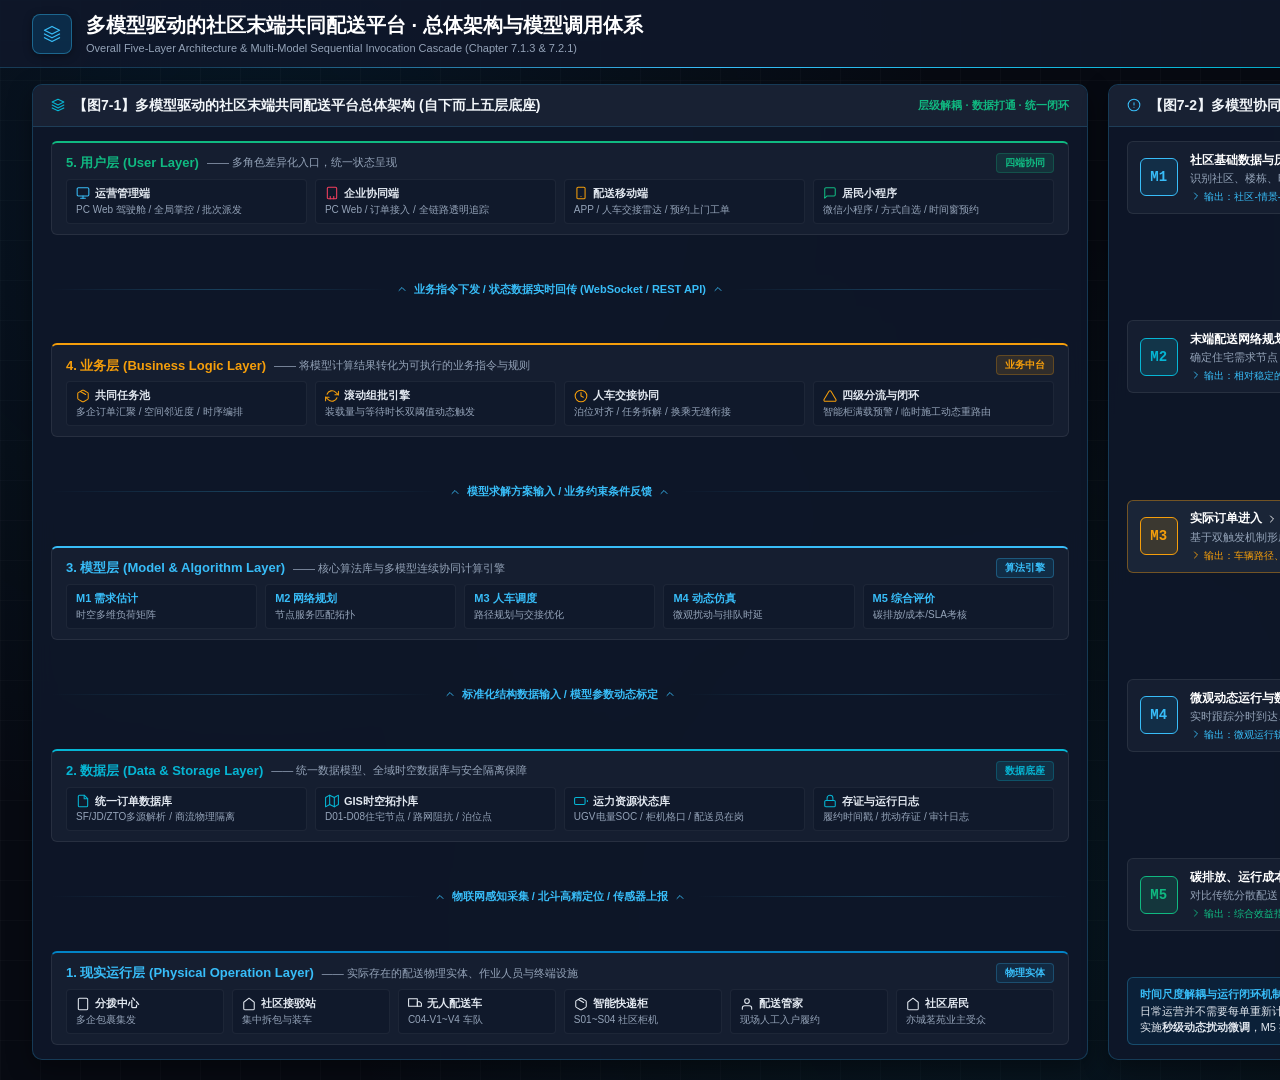
<file: chapter7_platform_frontend/platform_architecture.html>
<!DOCTYPE html>
<html lang="zh-CN">
<head>
  <meta charset="UTF-8">
  <meta name="viewport" content="width=device-width, initial-scale=1.0">
  <title>多模型驱动的社区末端共同配送平台 · 总体架构与模型调用体系 (Chapter 7.1.3 & 7.2.1)</title>
  <link rel="stylesheet" href="tokens.css">
  <style>
    :root {
      --bg-main: #070a12;
      --bg-panel: rgba(15, 23, 42, 0.92);
      --bg-card: #151e30;
      --border-panel: rgba(56, 189, 248, 0.22);
      --border-subtle: rgba(255, 255, 255, 0.08);
      --cyan: #06b6d4;
      --blue: #0284c7;
      --blue-light: #38bdf8;
      --emerald: #10b981;
      --amber: #f59e0b;
      --rose: #f43f5e;
      --text-main: #f8fafc;
      --text-muted: #94a3b8;
    }
    * {
      margin: 0;
      padding: 0;
      box-sizing: border-box;
      font-family: -apple-system, BlinkMacSystemFont, "Segoe UI", Roboto, "PingFang SC", "Hiragino Sans GB", "Microsoft YaHei", sans-serif;
      -webkit-font-smoothing: antialiased;
    }
    body {
      background-color: var(--bg-main);
      color: var(--text-main);
      width: 1920px;
      height: 1080px;
      overflow: hidden;
      display: flex;
      flex-direction: column;
      background-image: 
        radial-gradient(circle at 20% 15%, rgba(2, 132, 199, 0.1) 0%, transparent 50%),
        radial-gradient(circle at 80% 85%, rgba(6, 182, 212, 0.08) 0%, transparent 50%),
        linear-gradient(rgba(255, 255, 255, 0.02) 1px, transparent 1px),
        linear-gradient(90deg, rgba(255, 255, 255, 0.02) 1px, transparent 1px);
      background-size: 100% 100%, 100% 100%, 40px 40px, 40px 40px;
    }

    /* Header */
    header {
      height: 68px;
      background: var(--bg-panel);
      border-bottom: 1px solid var(--border-panel);
      display: flex;
      align-items: center;
      justify-content: space-between;
      padding: 0 32px;
      position: relative;
    }
    header::after {
      content: '';
      position: absolute;
      bottom: -1px;
      left: 10%;
      width: 80%;
      height: 1px;
      background: linear-gradient(90deg, transparent, var(--blue-light), var(--cyan), transparent);
    }
    .header-left {
      display: flex;
      align-items: center;
      gap: 14px;
    }
    .logo-badge {
      width: 40px;
      height: 40px;
      background: rgba(2, 132, 199, 0.2);
      border: 1px solid rgba(56, 189, 248, 0.4);
      border-radius: 8px;
      display: flex;
      align-items: center;
      justify-content: center;
      color: var(--blue-light);
      box-shadow: 0 2px 8px rgba(0, 0, 0, 0.35);
    }
    .title-group h1 {
      font-size: 20px;
      font-weight: 700;
      color: #fff;
      line-height: 1.35;
      letter-spacing: 0;
    }
    .title-group p { 
      font-size: 11px; 
      color: var(--text-muted); 
      margin-top: 2px;
      line-height: 1.35;
    }

    .header-right {
      display: flex;
      align-items: center;
      gap: 20px;
      font-size: 12px;
    }
    .badge-pill {
      background: rgba(2, 132, 199, 0.15);
      border: 1px solid rgba(56, 189, 248, 0.35);
      padding: 5px 14px;
      border-radius: 4px;
      color: var(--blue-light);
      font-weight: 600;
    }

    /* Main Container: 2-Column Split View */
    .main-grid {
      flex: 1;
      display: grid;
      grid-template-columns: 1.15fr 0.85fr;
      gap: 20px;
      padding: 16px 32px 20px 32px;
      overflow: hidden;
    }

    .panel {
      background: var(--bg-panel);
      border: 1px solid var(--border-panel);
      border-radius: 10px;
      backdrop-filter: blur(12px);
      display: flex;
      flex-direction: column;
      overflow: hidden;
      box-shadow: 0 8px 24px rgba(0, 0, 0, 0.4);
    }
    .panel-header {
      padding: 11px 18px;
      background: rgba(30, 41, 59, 0.65);
      border-bottom: 1px solid rgba(56, 189, 248, 0.18);
      display: flex;
      align-items: center;
      justify-content: space-between;
    }
    .panel-title {
      font-size: 14px;
      font-weight: 700;
      color: #f1f5f9;
      display: flex;
      align-items: center;
      gap: 8px;
      line-height: 1.35;
    }
    .panel-body {
      flex: 1;
      padding: 14px 18px;
      display: flex;
      flex-direction: column;
      justify-content: space-between;
      overflow: hidden;
    }

    /* 5-Layer Stack on Left - Clean OpenDesign Card Structure */
    .layer-box {
      background: var(--bg-card);
      border: 1px solid var(--border-subtle);
      border-radius: 6px;
      padding: 10px 14px;
      display: flex;
      flex-direction: column;
      gap: 6px;
      transition: all 0.2s ease;
    }
    .layer-box:hover {
      border-color: rgba(56, 189, 248, 0.3);
    }
    .layer-header {
      display: flex;
      align-items: center;
      justify-content: space-between;
    }
    .layer-name {
      font-size: 13px;
      font-weight: 700;
      color: #fff;
      display: flex;
      align-items: center;
      gap: 8px;
      line-height: 1.35;
    }
    .layer-tag {
      font-size: 10px;
      padding: 2px 8px;
      border-radius: 4px;
      font-weight: 600;
      border: 1px solid transparent;
    }
    .layer-items {
      display: grid;
      grid-template-columns: repeat(4, 1fr);
      gap: 8px;
    }
    .layer-item {
      background: rgba(15, 23, 42, 0.7);
      border: 1px solid rgba(255, 255, 255, 0.06);
      border-radius: 4px;
      padding: 6px 9px;
      display: flex;
      flex-direction: column;
      gap: 2px;
    }
    .layer-item-title { 
      font-size: 11px; 
      font-weight: 600; 
      color: #e2e8f0; 
      display: flex; 
      align-items: center; 
      gap: 5px; 
      line-height: 1.35;
    }
    .layer-item-sub { font-size: 10px; color: var(--text-muted); line-height: 1.4; }

    /* Inter-layer Arrow Ribbon */
    .layer-connector {
      display: flex;
      align-items: center;
      justify-content: center;
      gap: 10px;
      font-size: 11px;
      color: var(--blue-light);
      font-weight: 600;
      padding: 1px 0;
    }
    .connector-line {
      flex: 1;
      height: 1px;
      background: linear-gradient(90deg, transparent, rgba(56, 189, 248, 0.25), transparent);
    }

    /* Right Panel: Model Invocation Pipeline */
    .model-pipeline {
      display: flex;
      flex-direction: column;
      gap: 8px;
      flex: 1;
      justify-content: space-between;
    }
    .pipeline-node {
      background: var(--bg-card);
      border: 1px solid var(--border-subtle);
      border-radius: 6px;
      padding: 9px 12px;
      display: flex;
      align-items: center;
      gap: 12px;
    }
    .node-icon-box {
      width: 38px;
      height: 38px;
      border-radius: 6px;
      display: flex;
      align-items: center;
      justify-content: center;
      font-size: 14px;
      font-weight: 700;
      font-family: var(--od-font-mono);
      flex-shrink: 0;
    }
    .node-content {
      flex: 1;
      display: flex;
      flex-direction: column;
      gap: 2px;
    }
    .node-title-row {
      display: flex;
      align-items: center;
      justify-content: space-between;
    }
    .node-title { font-size: 12px; font-weight: 700; color: #fff; line-height: 1.35; }
    .node-badge { font-size: 10px; padding: 2px 6px; border-radius: 3px; font-weight: 600; }
    .node-desc { font-size: 11px; color: var(--text-muted); line-height: 1.45; }
    .node-output { font-size: 10px; color: var(--blue-light); margin-top: 1px; line-height: 1.4; }

    .pipeline-arrow {
      display: flex;
      align-items: center;
      justify-content: center;
      color: var(--blue-light);
      font-size: 12px;
      font-weight: bold;
      gap: 8px;
    }
    .arrow-text { font-size: 10px; color: var(--text-muted); }

    /* Dual Scale Box */
    .dual-scale-box {
      background: rgba(2, 132, 199, 0.1);
      border: 1px solid rgba(56, 189, 248, 0.28);
      border-radius: 6px;
      padding: 8px 12px;
      font-size: 11px;
      color: #e2e8f0;
      line-height: 1.5;
    }
  </style>
</head>
<body>

  <!-- Header -->
  <header>
    <div class="header-left">
      <div class="logo-badge">
        <svg class="od-icon od-icon-lg" viewBox="0 0 24 24"><polygon points="12 2 2 7 12 12 22 7 12 2"></polygon><polyline points="2 17 12 22 22 17"></polyline><polyline points="2 12 12 17 22 12"></polyline></svg>
      </div>
      <div class="title-group">
        <h1>多模型驱动的社区末端共同配送平台 · 总体架构与模型调用体系</h1>
        <p>Overall Five-Layer Architecture & Multi-Model Sequential Invocation Cascade (Chapter 7.1.3 & 7.2.1)</p>
      </div>
    </div>
    <div class="header-right">
      <span class="badge-pill">核心理念：统一底座 · 多端协同 · 闭环反馈</span>
      <div style="font-family:var(--od-font-mono); color:var(--blue-light); font-size:13px;" class="tnum">15:42:19</div>
    </div>
  </header>

  <!-- Main Grid -->
  <div class="main-grid">

    <!-- Left: Five-Layer Architecture (图7-1) -->
    <div class="panel">
      <div class="panel-header">
        <div class="panel-title">
          <svg class="od-icon" viewBox="0 0 24 24" style="color:var(--cyan);"><polygon points="12 2 2 7 12 12 22 7 12 2"></polygon><polyline points="2 17 12 22 22 17"></polyline><polyline points="2 12 12 17 22 12"></polyline></svg>
          【图7-1】多模型驱动的社区末端共同配送平台总体架构 (自下而上五层底座)
        </div>
        <span style="font-size:11px; color:var(--emerald); font-weight:600;">层级解耦 · 数据打通 · 统一闭环</span>
      </div>

      <div class="panel-body">

        <!-- Layer 5: 用户层 -->
        <div class="layer-box" style="border-top: 2px solid var(--emerald);">
          <div class="layer-header">
            <div class="layer-name">
              <span style="color:var(--emerald);">5. 用户层 (User Layer)</span>
              <span style="font-size:11px; color:var(--text-muted); font-weight:normal;">—— 多角色差异化入口，统一状态呈现</span>
            </div>
            <span class="layer-tag" style="background:rgba(16,185,129,0.12); border-color:rgba(16,185,129,0.25); color:var(--emerald);">四端协同</span>
          </div>
          <div class="layer-items">
            <div class="layer-item">
              <div class="layer-item-title">
                <svg class="od-icon" viewBox="0 0 24 24" style="color:var(--blue-light);"><rect x="2" y="3" width="20" height="14" rx="2" ry="2"></rect><line x1="8" y1="21" x2="16" y2="21"></line><line x1="12" y1="17" x2="12" y2="21"></line></svg>
                运营管理端
              </div>
              <div class="layer-item-sub">PC Web 驾驶舱 / 全局掌控 / 批次派发</div>
            </div>
            <div class="layer-item">
              <div class="layer-item-title">
                <svg class="od-icon" viewBox="0 0 24 24" style="color:var(--rose);"><rect x="4" y="2" width="16" height="20" rx="2" ry="2"></rect><line x1="9" y1="22" x2="9" y2="18"></line><line x1="15" y1="22" x2="15" y2="18"></line></svg>
                企业协同端
              </div>
              <div class="layer-item-sub">PC Web / 订单接入 / 全链路透明追踪</div>
            </div>
            <div class="layer-item">
              <div class="layer-item-title">
                <svg class="od-icon" viewBox="0 0 24 24" style="color:var(--amber);"><rect x="5" y="2" width="14" height="20" rx="2" ry="2"></rect><line x1="12" y1="18" x2="12.01" y2="18"></line></svg>
                配送移动端
              </div>
              <div class="layer-item-sub">APP / 人车交接雷达 / 预约上门工单</div>
            </div>
            <div class="layer-item">
              <div class="layer-item-title">
                <svg class="od-icon" viewBox="0 0 24 24" style="color:var(--emerald);"><path d="M21 15a2 2 0 0 1-2 2H7l-4 4V5a2 2 0 0 1 2-2h14a2 2 0 0 1 2 2z"></path></svg>
                居民小程序
              </div>
              <div class="layer-item-sub">微信小程序 / 方式自选 / 时间窗预约</div>
            </div>
          </div>
        </div>

        <div class="layer-connector">
          <div class="connector-line"></div>
          <span style="display:inline-flex; align-items:center; gap:6px;">
            <svg class="od-icon od-icon-sm" viewBox="0 0 24 24"><polyline points="18 15 12 9 6 15"></polyline></svg>
            业务指令下发 / 状态数据实时回传 (WebSocket / REST API)
            <svg class="od-icon od-icon-sm" viewBox="0 0 24 24"><polyline points="18 15 12 9 6 15"></polyline></svg>
          </span>
          <div class="connector-line"></div>
        </div>

        <!-- Layer 4: 业务层 -->
        <div class="layer-box" style="border-top: 2px solid var(--amber);">
          <div class="layer-header">
            <div class="layer-name">
              <span style="color:var(--amber);">4. 业务层 (Business Logic Layer)</span>
              <span style="font-size:11px; color:var(--text-muted); font-weight:normal;">—— 将模型计算结果转化为可执行的业务指令与规则</span>
            </div>
            <span class="layer-tag" style="background:rgba(245,158,11,0.12); border-color:rgba(245,158,11,0.25); color:var(--amber);">业务中台</span>
          </div>
          <div class="layer-items">
            <div class="layer-item">
              <div class="layer-item-title">
                <svg class="od-icon" viewBox="0 0 24 24" style="color:var(--amber);"><line x1="16.5" y1="9.4" x2="7.5" y2="4.21"></line><path d="M21 16V8a2 2 0 0 0-1-1.73l-7-4a2 2 0 0 0-2 0l-7 4A2 2 0 0 0 3 8v8a2 2 0 0 0 1 1.73l7 4a2 2 0 0 0 2 0l7-4A2 2 0 0 0 21 16z"></path></svg>
                共同任务池
              </div>
              <div class="layer-item-sub">多企订单汇聚 / 空间邻近度 / 时序编排</div>
            </div>
            <div class="layer-item">
              <div class="layer-item-title">
                <svg class="od-icon" viewBox="0 0 24 24" style="color:var(--amber);"><polyline points="23 4 23 10 17 10"></polyline><polyline points="1 20 1 14 7 14"></polyline><path d="M3.51 9a9 9 0 0 1 14.85-3.36L23 10M1 14l4.64 4.36A9 9 0 0 0 20.49 15"></path></svg>
                滚动组批引擎
              </div>
              <div class="layer-item-sub">装载量与等待时长双阈值动态触发</div>
            </div>
            <div class="layer-item">
              <div class="layer-item-title">
                <svg class="od-icon" viewBox="0 0 24 24" style="color:var(--amber);"><circle cx="12" cy="12" r="10"></circle><polyline points="12 6 12 12 16 14"></polyline></svg>
                人车交接协同
              </div>
              <div class="layer-item-sub">泊位对齐 / 任务拆解 / 换乘无缝衔接</div>
            </div>
            <div class="layer-item">
              <div class="layer-item-title">
                <svg class="od-icon" viewBox="0 0 24 24" style="color:var(--amber);"><path d="M10.29 3.86L1.82 18a2 2 0 0 0 1.71 3h16.94a2 2 0 0 0 1.71-3L13.71 3.86a2 2 0 0 0-3.42 0z"></path></svg>
                四级分流与闭环
              </div>
              <div class="layer-item-sub">智能柜满载预警 / 临时施工动态重路由</div>
            </div>
          </div>
        </div>

        <div class="layer-connector">
          <div class="connector-line"></div>
          <span style="display:inline-flex; align-items:center; gap:6px;">
            <svg class="od-icon od-icon-sm" viewBox="0 0 24 24"><polyline points="18 15 12 9 6 15"></polyline></svg>
            模型求解方案输入 / 业务约束条件反馈
            <svg class="od-icon od-icon-sm" viewBox="0 0 24 24"><polyline points="18 15 12 9 6 15"></polyline></svg>
          </span>
          <div class="connector-line"></div>
        </div>

        <!-- Layer 3: 模型层 -->
        <div class="layer-box" style="border-top: 2px solid var(--blue-light);">
          <div class="layer-header">
            <div class="layer-name">
              <span style="color:var(--blue-light);">3. 模型层 (Model & Algorithm Layer)</span>
              <span style="font-size:11px; color:var(--text-muted); font-weight:normal;">—— 核心算法库与多模型连续协同计算引擎</span>
            </div>
            <span class="layer-tag" style="background:rgba(2,132,199,0.15); border-color:rgba(56,189,248,0.3); color:var(--blue-light);">算法引擎</span>
          </div>
          <div class="layer-items" style="grid-template-columns: repeat(5, 1fr);">
            <div class="layer-item">
              <div class="layer-item-title" style="color:var(--blue-light);">M1 需求估计</div>
              <div class="layer-item-sub">时空多维负荷矩阵</div>
            </div>
            <div class="layer-item">
              <div class="layer-item-title" style="color:var(--blue-light);">M2 网络规划</div>
              <div class="layer-item-sub">节点服务匹配拓扑</div>
            </div>
            <div class="layer-item">
              <div class="layer-item-title" style="color:var(--blue-light);">M3 人车调度</div>
              <div class="layer-item-sub">路径规划与交接优化</div>
            </div>
            <div class="layer-item">
              <div class="layer-item-title" style="color:var(--blue-light);">M4 动态仿真</div>
              <div class="layer-item-sub">微观扰动与排队时延</div>
            </div>
            <div class="layer-item">
              <div class="layer-item-title" style="color:var(--blue-light);">M5 综合评价</div>
              <div class="layer-item-sub">碳排放/成本/SLA考核</div>
            </div>
          </div>
        </div>

        <div class="layer-connector">
          <div class="connector-line"></div>
          <span style="display:inline-flex; align-items:center; gap:6px;">
            <svg class="od-icon od-icon-sm" viewBox="0 0 24 24"><polyline points="18 15 12 9 6 15"></polyline></svg>
            标准化结构数据输入 / 模型参数动态标定
            <svg class="od-icon od-icon-sm" viewBox="0 0 24 24"><polyline points="18 15 12 9 6 15"></polyline></svg>
          </span>
          <div class="connector-line"></div>
        </div>

        <!-- Layer 2: 数据层 -->
        <div class="layer-box" style="border-top: 2px solid var(--cyan);">
          <div class="layer-header">
            <div class="layer-name">
              <span style="color:var(--cyan);">2. 数据层 (Data & Storage Layer)</span>
              <span style="font-size:11px; color:var(--text-muted); font-weight:normal;">—— 统一数据模型、全域时空数据库与安全隔离保障</span>
            </div>
            <span class="layer-tag" style="background:rgba(6,182,212,0.12); border-color:rgba(6,182,212,0.25); color:var(--cyan);">数据底座</span>
          </div>
          <div class="layer-items">
            <div class="layer-item">
              <div class="layer-item-title">
                <svg class="od-icon" viewBox="0 0 24 24" style="color:var(--cyan);"><path d="M14 2H6a2 2 0 0 0-2 2v16a2 2 0 0 0 2 2h12a2 2 0 0 0 2-2V8z"></path><polyline points="14 2 14 8 20 8"></polyline></svg>
                统一订单数据库
              </div>
              <div class="layer-item-sub">SF/JD/ZTO多源解析 / 商流物理隔离</div>
            </div>
            <div class="layer-item">
              <div class="layer-item-title">
                <svg class="od-icon" viewBox="0 0 24 24" style="color:var(--cyan);"><polygon points="1 6 1 22 8 18 16 22 23 18 23 2 16 6 8 2 1 6"></polygon><line x1="8" y1="2" x2="8" y2="18"></line><line x1="16" y1="6" x2="16" y2="22"></line></svg>
                GIS时空拓扑库
              </div>
              <div class="layer-item-sub">D01-D08住宅节点 / 路网阻抗 / 泊位点</div>
            </div>
            <div class="layer-item">
              <div class="layer-item-title">
                <svg class="od-icon" viewBox="0 0 24 24" style="color:var(--cyan);"><rect x="1" y="6" width="18" height="12" rx="2"></rect><line x1="23" y1="13" x2="23" y2="11"></line></svg>
                运力资源状态库
              </div>
              <div class="layer-item-sub">UGV电量SOC / 柜机格口 / 配送员在岗</div>
            </div>
            <div class="layer-item">
              <div class="layer-item-title">
                <svg class="od-icon" viewBox="0 0 24 24" style="color:var(--cyan);"><rect x="3" y="11" width="18" height="11" rx="2" ry="2"></rect><path d="M7 11V7a5 5 0 0 1 10 0v4"></path></svg>
                存证与运行日志
              </div>
              <div class="layer-item-sub">履约时间戳 / 扰动存证 / 审计日志</div>
            </div>
          </div>
        </div>

        <div class="layer-connector">
          <div class="connector-line"></div>
          <span style="display:inline-flex; align-items:center; gap:6px;">
            <svg class="od-icon od-icon-sm" viewBox="0 0 24 24"><polyline points="18 15 12 9 6 15"></polyline></svg>
            物联网感知采集 / 北斗高精定位 / 传感器上报
            <svg class="od-icon od-icon-sm" viewBox="0 0 24 24"><polyline points="18 15 12 9 6 15"></polyline></svg>
          </span>
          <div class="connector-line"></div>
        </div>

        <!-- Layer 1: 现实运行层 -->
        <div class="layer-box" style="border-top: 2px solid var(--blue);">
          <div class="layer-header">
            <div class="layer-name">
              <span style="color:var(--blue-light);">1. 现实运行层 (Physical Operation Layer)</span>
              <span style="font-size:11px; color:var(--text-muted); font-weight:normal;">—— 实际存在的配送物理实体、作业人员与终端设施</span>
            </div>
            <span class="layer-tag" style="background:rgba(2,132,199,0.12); border-color:rgba(56,189,248,0.25); color:var(--blue-light);">物理实体</span>
          </div>
          <div class="layer-items" style="grid-template-columns: repeat(6, 1fr);">
            <div class="layer-item">
              <div class="layer-item-title">
                <svg class="od-icon" viewBox="0 0 24 24"><rect x="4" y="2" width="16" height="20" rx="2" ry="2"></rect></svg>
                分拨中心
              </div>
              <div class="layer-item-sub">多企包裹集发</div>
            </div>
            <div class="layer-item">
              <div class="layer-item-title">
                <svg class="od-icon" viewBox="0 0 24 24"><path d="M3 9l9-7 9 7v11a2 2 0 0 1-2 2H5a2 2 0 0 1-2-2z"></path></svg>
                社区接驳站
              </div>
              <div class="layer-item-sub">集中拆包与装车</div>
            </div>
            <div class="layer-item">
              <div class="layer-item-title">
                <svg class="od-icon" viewBox="0 0 24 24"><rect x="1" y="3" width="15" height="13"></rect><polygon points="16 8 20 8 23 11 23 16 16 16 16 8"></polygon></svg>
                无人配送车
              </div>
              <div class="layer-item-sub">C04-V1~V4 车队</div>
            </div>
            <div class="layer-item">
              <div class="layer-item-title">
                <svg class="od-icon" viewBox="0 0 24 24"><line x1="16.5" y1="9.4" x2="7.5" y2="4.21"></line><path d="M21 16V8a2 2 0 0 0-1-1.73l-7-4a2 2 0 0 0-2 0l-7 4A2 2 0 0 0 3 8v8a2 2 0 0 0 1 1.73l7 4a2 2 0 0 0 2 0l7-4A2 2 0 0 0 21 16z"></path></svg>
                智能快递柜
              </div>
              <div class="layer-item-sub">S01~S04 社区柜机</div>
            </div>
            <div class="layer-item">
              <div class="layer-item-title">
                <svg class="od-icon" viewBox="0 0 24 24"><path d="M20 21v-2a4 4 0 0 0-4-4H8a4 4 0 0 0-4 4v2"></path><circle cx="12" cy="7" r="4"></circle></svg>
                配送管家
              </div>
              <div class="layer-item-sub">现场人工入户履约</div>
            </div>
            <div class="layer-item">
              <div class="layer-item-title">
                <svg class="od-icon" viewBox="0 0 24 24"><path d="M3 9l9-7 9 7v11a2 2 0 0 1-2 2H5a2 2 0 0 1-2-2z"></path></svg>
                社区居民
              </div>
              <div class="layer-item-sub">亦城茗苑业主受众</div>
            </div>
          </div>
        </div>

      </div>
    </div>

    <!-- Right: Multi-Model Calling Relationship (图7-2) -->
    <div class="panel">
      <div class="panel-header">
        <div class="panel-title">
          <svg class="od-icon" viewBox="0 0 24 24" style="color:var(--blue-light);"><circle cx="12" cy="12" r="10"></circle><line x1="12" y1="8" x2="12" y2="12"></line><line x1="12" y1="16" x2="12.01" y2="16"></line></svg>
          【图7-2】多模型协同调用关系与闭环时序图 (7.2.1)
        </div>
        <span style="font-size:11px; color:var(--blue-light); font-weight:600;">长周期规划 vs. 分钟级滚动</span>
      </div>

      <div class="panel-body">
        <div class="model-pipeline">

          <!-- Node 1 -->
          <div class="pipeline-node">
            <div class="node-icon-box" style="background:rgba(2,132,199,0.15); border:1px solid var(--blue-light); color:var(--blue-light);">
              M1
            </div>
            <div class="node-content">
              <div class="node-title-row">
                <span class="node-title" style="display:inline-flex; align-items:center;">社区基础数据与历史订单 <svg class="od-icon od-icon-sm" viewBox="0 0 24 24" style="margin:0 4px;"><polyline points="9 18 15 12 9 6"></polyline></svg> 需求估计与情景模拟模型</span>
                <span class="node-badge" style="background:rgba(2,132,199,0.12); color:var(--blue-light);">规划期 / 日前</span>
              </div>
              <div class="node-desc">识别社区、楼栋、时段与服务方式多维负荷矩阵，输出峰值预测与服务意愿分布。</div>
              <div class="node-output">
                <svg class="od-icon od-icon-sm" viewBox="0 0 24 24"><polyline points="9 18 15 12 9 6"></polyline></svg>
                <span>输出：社区-情景-楼栋-时段需求分布矩阵</span>
              </div>
            </div>
          </div>

          <div class="pipeline-arrow">
            <svg class="od-icon od-icon-sm" viewBox="0 0 24 24"><line x1="12" y1="5" x2="12" y2="19"></line><polyline points="19 12 12 19 5 12"></polyline></svg>
            <span class="arrow-text">输入需求分布与候选网络节点</span>
          </div>

          <!-- Node 2 -->
          <div class="pipeline-node">
            <div class="node-icon-box" style="background:rgba(6,182,212,0.15); border:1px solid var(--cyan); color:var(--cyan);">
              M2
            </div>
            <div class="node-content">
              <div class="node-title-row">
                <span class="node-title">末端配送网络规划模型</span>
                <span class="node-badge" style="background:rgba(6,182,212,0.12); color:var(--cyan);">网络层拓扑</span>
              </div>
              <div class="node-desc">确定住宅需求节点 (D01-D08) 与末端设施 (S01-S04、接驳站) 的服务对应关系与拓扑连接。</div>
              <div class="node-output">
                <svg class="od-icon od-icon-sm" viewBox="0 0 24 24"><polyline points="9 18 15 12 9 6"></polyline></svg>
                <span>输出：相对稳定的社区节点拓扑与设施分配关系</span>
              </div>
            </div>
          </div>

          <div class="pipeline-arrow">
            <svg class="od-icon od-icon-sm" viewBox="0 0 24 24"><line x1="12" y1="5" x2="12" y2="19"></line><polyline points="19 12 12 19 5 12"></polyline></svg>
            <span class="arrow-text">实际订单实时汇聚 + 调用已固化节点网络</span>
          </div>

          <!-- Node 3 -->
          <div class="pipeline-node" style="border-color:rgba(245,158,11,0.4); background:rgba(30,41,59,0.85);">
            <div class="node-icon-box" style="background:rgba(245,158,11,0.15); border:1px solid var(--amber); color:var(--amber);">
              M3
            </div>
            <div class="node-content">
              <div class="node-title-row">
                <span class="node-title" style="display:inline-flex; align-items:center;">实际订单进入 <svg class="od-icon od-icon-sm" viewBox="0 0 24 24" style="margin:0 4px;"><polyline points="9 18 15 12 9 6"></polyline></svg> 滚动组批与人车协同调度模型</span>
                <span class="node-badge" style="background:rgba(245,158,11,0.15); color:var(--amber);">日常运行 / 分钟级</span>
              </div>
              <div class="node-desc">基于双触发机制形成配送批次 (C04-R2)，优化无人车路径、智能柜分流及人车交接时间窗。</div>
              <div class="node-output" style="color:var(--amber);">
                <svg class="od-icon od-icon-sm" viewBox="0 0 24 24"><polyline points="9 18 15 12 9 6"></polyline></svg>
                <span>输出：车辆路径、发车时刻表、人车交接任务单 (16:02 D05)</span>
              </div>
            </div>
          </div>

          <div class="pipeline-arrow">
            <svg class="od-icon od-icon-sm" viewBox="0 0 24 24"><line x1="12" y1="5" x2="12" y2="19"></line><polyline points="19 12 12 19 5 12"></polyline></svg>
            <span class="arrow-text">下发方案至物理现实层执行</span>
          </div>

          <!-- Node 4 -->
          <div class="pipeline-node">
            <div class="node-icon-box" style="background:rgba(2,132,199,0.15); border:1px solid var(--blue-light); color:var(--blue-light);">
              M4
            </div>
            <div class="node-content">
              <div class="node-title-row">
                <span class="node-title">微观动态运行与数字孪生仿真引擎</span>
                <span class="node-badge" style="background:rgba(2,132,199,0.12); color:var(--blue-light);">在线跟踪 / 扰动重算</span>
              </div>
              <div class="node-desc">实时跟踪分时到达、交接排队、临时道路阻断与柜机负荷，驱动局部重路由与SLA平移。</div>
              <div class="node-output">
                <svg class="od-icon od-icon-sm" viewBox="0 0 24 24"><polyline points="9 18 15 12 9 6"></polyline></svg>
                <span>输出：微观运行轨迹、动态ETA、扰动重路由方案</span>
              </div>
            </div>
          </div>

          <div class="pipeline-arrow">
            <svg class="od-icon od-icon-sm" viewBox="0 0 24 24"><line x1="12" y1="5" x2="12" y2="19"></line><polyline points="19 12 12 19 5 12"></polyline></svg>
            <span class="arrow-text">统计实际运行工况与资源消耗</span>
          </div>

          <!-- Node 5 -->
          <div class="pipeline-node">
            <div class="node-icon-box" style="background:rgba(16,185,129,0.15); border:1px solid var(--emerald); color:var(--emerald);">
              M5
            </div>
            <div class="node-content">
              <div class="node-title-row">
                <span class="node-title">碳排放、运行成本与服务水平综合评价</span>
                <span class="node-badge" style="background:rgba(16,185,129,0.12); color:var(--emerald);">闭环评价看板</span>
              </div>
              <div class="node-desc">对比传统分散配送，核算减碳 -28.4%、降本 -21.6%、时延 -32.0%，为运营调整提供依据。</div>
              <div class="node-output" style="color:var(--emerald);">
                <svg class="od-icon od-icon-sm" viewBox="0 0 24 24"><polyline points="9 18 15 12 9 6"></polyline></svg>
                <span>输出：综合效益指标集、多情景横向对标报告</span>
              </div>
            </div>
          </div>

          <!-- Dual Scale Box -->
          <div class="dual-scale-box">
            <strong style="color:var(--blue-light);">时间尺度解耦与运行闭环机制：</strong><br>
            日常运营并不需要每单重新计算全网规划。M1/M2 在规划期确定基础网络拓扑；日常运行阶段直接复用网络关系，由 M3 实施<strong>分钟级滚动调度</strong>，M4 实施<strong>秒级动态扰动微调</strong>，M5 持续反馈形成参数自适应优化闭环。
          </div>

        </div>
      </div>
    </div>

  </div>

</body>
</html>
</file>
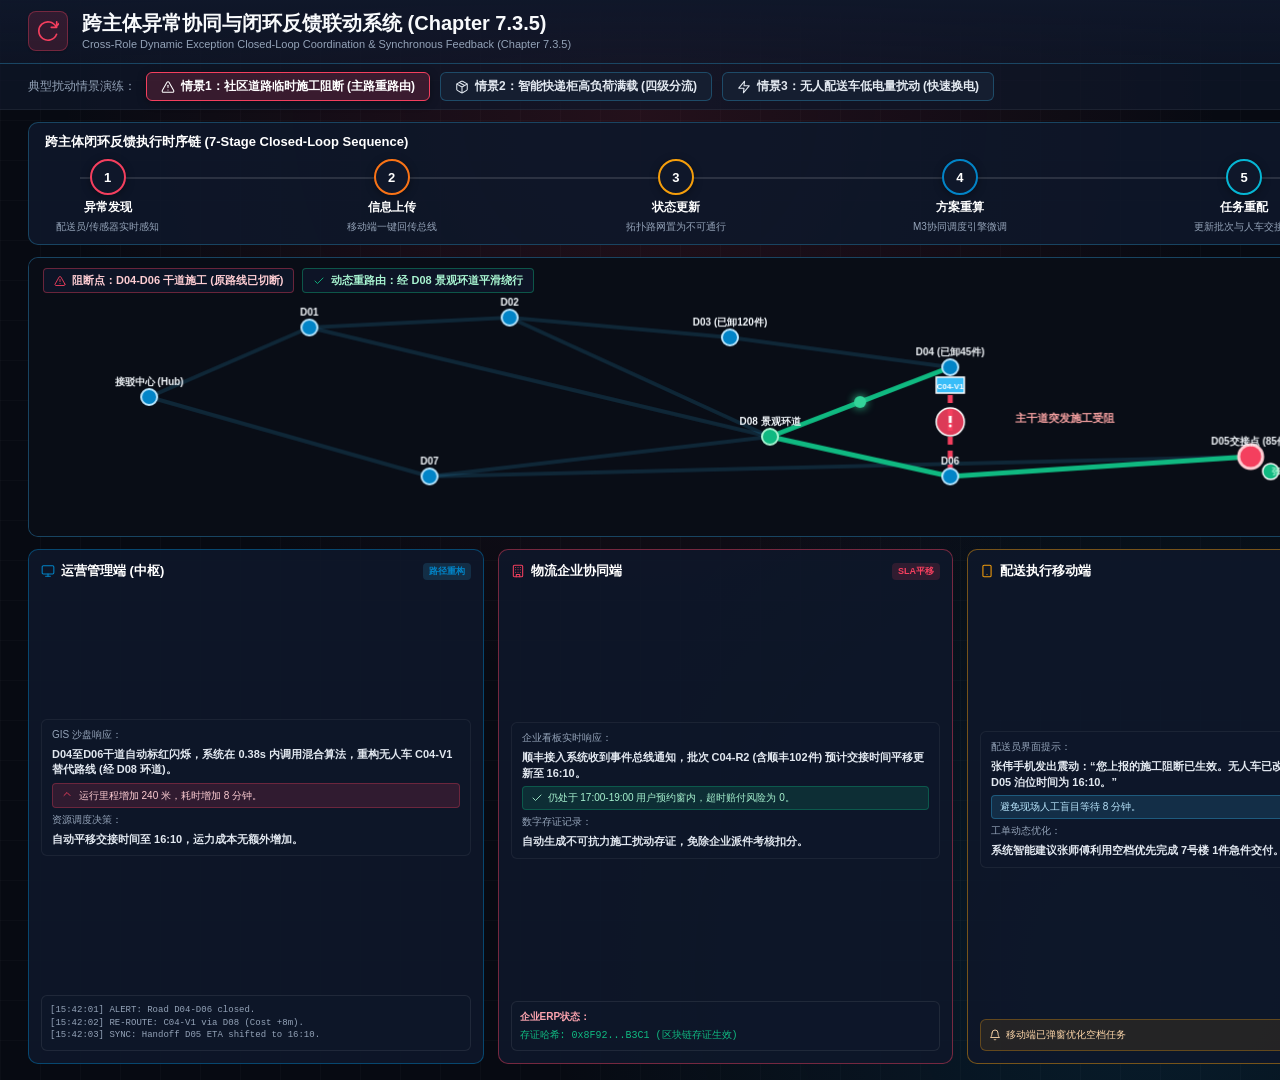
<file: chapter7_platform_frontend/terminal_closed_loop.html>
<!DOCTYPE html>
<html lang="zh-CN">
<head>
  <meta charset="UTF-8">
  <meta name="viewport" content="width=device-width, initial-scale=1.0">
  <title>跨主体异常协同与闭环反馈联动系统 (Chapter 7.3.5)</title>
  <link rel="stylesheet" href="tokens.css">
  <style>
    :root {
      --bg-main: var(--od-bg-base, #070b14);
      --bg-panel: var(--od-bg-glass, rgba(15, 23, 42, 0.9));
      --bg-card: var(--od-bg-card, rgba(30, 41, 59, 0.75));
      --border-panel: var(--od-border-accent, rgba(56, 189, 248, 0.25));
      --cyan: #06b6d4;
      --blue: #0284c7;
      --emerald: #10b981;
      --amber: #f59e0b;
      --rose: #f43f5e;
      --text-main: var(--od-fg-primary, #f8fafc);
      --text-muted: var(--od-fg-muted, #94a3b8);
    }
    * {
      margin: 0;
      padding: 0;
      box-sizing: border-box;
      font-family: var(--od-font-sans, -apple-system, BlinkMacSystemFont, "Segoe UI", Roboto, "PingFang SC", "Hiragino Sans GB", "Microsoft YaHei", sans-serif);
    }
    body {
      background-color: var(--bg-main);
      color: var(--text-main);
      width: 1920px;
      height: 1080px;
      overflow: hidden;
      display: flex;
      flex-direction: column;
      background-image: 
        radial-gradient(circle at 50% 10%, rgba(244, 63, 94, 0.12) 0%, transparent 50%),
        radial-gradient(circle at 90% 90%, rgba(14, 165, 233, 0.12) 0%, transparent 40%),
        linear-gradient(rgba(255, 255, 255, 0.02) 1px, transparent 1px),
        linear-gradient(90deg, rgba(255, 255, 255, 0.02) 1px, transparent 1px);
      background-size: 100% 100%, 100% 100%, 40px 40px, 40px 40px;
    }

    header {
      height: 64px;
      background: linear-gradient(180deg, rgba(15, 23, 42, 0.96) 0%, rgba(15, 23, 42, 0.75) 100%);
      border-bottom: 1px solid var(--border-panel);
      display: flex;
      align-items: center;
      justify-content: space-between;
      padding: 0 28px;
    }
    .header-left {
      display: flex;
      align-items: center;
      gap: 14px;
    }
    .logo-badge {
      width: 40px;
      height: 40px;
      background: rgba(244, 63, 94, 0.15);
      border: 1px solid rgba(244, 63, 94, 0.35);
      border-radius: var(--od-radius-lg, 8px);
      display: flex;
      align-items: center;
      justify-content: center;
      color: var(--rose);
      box-shadow: var(--od-shadow-sm, 0 2px 8px rgba(0, 0, 0, 0.35));
    }
    .title-group h1 {
      font-size: 20px;
      font-weight: 700;
      color: var(--od-fg-primary, #ffffff);
      letter-spacing: var(--od-tracking-cjk, 0);
    }
    .title-group p { font-size: 11px; color: var(--text-muted); line-height: 1.4; }

    .scenario-bar {
      display: flex;
      align-items: center;
      justify-content: space-between;
      padding: 8px 28px;
      background: rgba(15, 23, 42, 0.7);
      border-bottom: 1px solid rgba(255, 255, 255, 0.06);
    }
    .scenario-selector {
      display: flex;
      gap: 10px;
      align-items: center;
    }
    .scenario-btn {
      background: var(--bg-card);
      border: 1px solid var(--border-panel);
      color: #e2e8f0;
      padding: 5px 14px;
      border-radius: 6px;
      font-size: 12px;
      font-weight: 600;
      cursor: pointer;
      display: flex;
      align-items: center;
      gap: 6px;
    }
    .scenario-btn.active {
      background: rgba(244, 63, 94, 0.18);
      border-color: var(--rose);
      color: #fff;
      box-shadow: 0 2px 8px rgba(0, 0, 0, 0.35);
    }

    .main-body {
      flex: 1;
      display: flex;
      flex-direction: column;
      gap: 12px;
      padding: 12px 28px 16px 28px;
      overflow: hidden;
    }

    /* 7-Step Sequence */
    .flow-card {
      background: var(--bg-panel);
      border: 1px solid var(--border-panel);
      border-radius: 10px;
      padding: 10px 16px;
    }
    .flow-title {
      font-size: 13px;
      font-weight: 700;
      color: #fff;
      margin-bottom: 8px;
      display: flex;
      justify-content: space-between;
      align-items: center;
    }
    .flow-steps {
      display: flex;
      justify-content: space-between;
      position: relative;
    }
    .flow-steps::before {
      content: '';
      position: absolute;
      top: 18px;
      left: 35px;
      right: 35px;
      height: 2px;
      background: rgba(255, 255, 255, 0.12);
      z-index: 1;
    }
    .flow-node {
      display: flex;
      flex-direction: column;
      align-items: center;
      gap: 4px;
      z-index: 2;
      width: 125px;
      text-align: center;
    }
    .flow-circle {
      width: 36px;
      height: 36px;
      border-radius: 50%;
      background: #0f172a;
      border: 2px solid var(--rose);
      display: flex;
      align-items: center;
      justify-content: center;
      font-size: 13px;
      font-weight: 700;
      color: #fff;
      box-shadow: 0 2px 8px rgba(0, 0, 0, 0.35);
    }
    .flow-circle.c2 { border-color: #f97316; box-shadow: 0 2px 8px rgba(0, 0, 0, 0.35); }
    .flow-circle.c3 { border-color: var(--amber); box-shadow: 0 2px 8px rgba(0, 0, 0, 0.35); }
    .flow-circle.c4 { border-color: var(--blue); box-shadow: 0 2px 8px rgba(0, 0, 0, 0.35); }
    .flow-circle.c5 { border-color: var(--cyan); box-shadow: 0 2px 8px rgba(0, 0, 0, 0.35); }
    .flow-circle.c6 { border-color: var(--blue); box-shadow: 0 2px 8px rgba(0, 0, 0, 0.35); }
    .flow-circle.c7 { border-color: var(--emerald); box-shadow: 0 2px 8px rgba(0, 0, 0, 0.35); }

    .flow-node-title { font-size: 12px; font-weight: 700; color: #fff; }
    .flow-node-desc { font-size: 10px; color: var(--text-muted); }

    /* Middle Row: Digital Twin Map & Rerouting Comparison Sandbox */
    .sandbox-card {
      height: 280px;
      background: var(--bg-panel);
      border: 1px solid var(--border-panel);
      border-radius: 10px;
      display: grid;
      grid-template-columns: 1fr 380px;
      overflow: hidden;
    }
    .sandbox-map-wrapper {
      position: relative;
      background: #090d16;
      overflow: hidden;
    }
    #rerouteCanvas {
      width: 100%;
      height: 100%;
      display: block;
    }
    .sandbox-telemetry {
      background: rgba(15, 23, 42, 0.85);
      border-left: 1px solid rgba(56, 189, 248, 0.2);
      padding: 14px;
      display: flex;
      flex-direction: column;
      justify-content: space-between;
      gap: 8px;
    }

    /* Bottom: 4 Terminals Synchronous Reactions */
    .terminals-grid {
      flex: 1;
      display: grid;
      grid-template-columns: repeat(4, 1fr);
      gap: 14px;
      overflow: hidden;
    }
    .term-box {
      background: var(--bg-panel);
      border: 1px solid var(--border-panel);
      border-radius: 10px;
      padding: 12px;
      display: flex;
      flex-direction: column;
      gap: 8px;
      position: relative;
      justify-content: space-between;
      transition: border-color 0.2s;
    }
    .term-box.op { border-color: rgba(2, 132, 199, 0.45); }
    .term-box.ent { border-color: rgba(244, 63, 94, 0.45); }
    .term-box.courier { border-color: rgba(245, 158, 11, 0.45); }
    .term-box.res { border-color: rgba(16, 185, 129, 0.45); }

    .term-head {
      display: flex;
      align-items: center;
      justify-content: space-between;
    }
    .term-name { font-size: 13px; font-weight: 700; color: #fff; display: flex; align-items: center; gap: 6px; }
    .term-badge { font-size: 9px; padding: 2px 6px; border-radius: 4px; font-weight: 600; }
    
    .reaction-card {
      background: rgba(15, 23, 42, 0.7);
      border-radius: 6px;
      padding: 8px 10px;
      border: 1px solid rgba(255, 255, 255, 0.06);
      display: flex;
      flex-direction: column;
      gap: 5px;
      font-size: 11px;
    }
    .reaction-label { font-size: 10px; color: var(--text-muted); }
    .reaction-val { font-size: 11px; font-weight: 600; color: #e2e8f0; line-height: 1.4; }
    .reaction-diff {
      background: rgba(244, 63, 94, 0.15);
      border: 1px solid rgba(244, 63, 94, 0.3);
      padding: 4px 8px;
      border-radius: 4px;
      font-size: 10px;
      color: #fecdd3;
    }

    .visual-widget {
      background: rgba(15, 23, 42, 0.85);
      border: 1px solid rgba(255, 255, 255, 0.08);
      border-radius: 6px;
      padding: 8px;
      display: flex;
      flex-direction: column;
      gap: 4px;
    }
  </style>
</head>
<body>

  <!-- Header -->
  <header>
    <div class="header-left">
      <div class="logo-badge">
        <svg class="od-icon od-icon-xl" viewBox="0 0 24 24"><path d="M21.5 2v6h-6M21.34 15.57a10 10 0 1 1-.57-8.38l5.67-5.67"/></svg>
      </div>
      <div class="title-group">
        <h1>跨主体异常协同与闭环反馈联动系统 (Chapter 7.3.5)</h1>
        <p>Cross-Role Dynamic Exception Closed-Loop Coordination & Synchronous Feedback (Chapter 7.3.5)</p>
      </div>
    </div>
    <div style="display:flex; align-items:center; gap:16px;">
      <span style="font-size:12px; color:var(--text-muted);">联动状态：<strong style="color:var(--emerald);">全链路事件总线就绪 (EventBus v3.1)</strong></span>
      <div style="font-family:var(--od-font-mono, monospace); color:var(--blue); font-size:14px;">15:42:19</div>
    </div>
  </header>

  <!-- Scenario Switcher -->
  <div class="scenario-bar">
    <div class="scenario-selector">
      <span style="font-size:12px; color:var(--text-muted);">典型扰动情景演练：</span>
      <button class="scenario-btn active">
        <svg class="od-icon" viewBox="0 0 24 24"><path d="m21.73 18-8-14a2 2 0 0 0-3.48 0l-8 14A2 2 0 0 0 4 21h16a2 2 0 0 0 1.73-3Z"/><line x1="12" y1="9" x2="12" y2="13"/><line x1="12" y1="17" x2="12.01" y2="17"/></svg>
        情景1：社区道路临时施工阻断 (主路重路由)
      </button>
      <button class="scenario-btn">
        <svg class="od-icon" viewBox="0 0 24 24"><path d="m7.5 4.27 9 5.15M21 8a2 2 0 0 0-1-1.73l-7-4a2 2 0 0 0-2 0l-7 4A2 2 0 0 0 3 8v8a2 2 0 0 0 1 1.73l7 4a2 2 0 0 0 2 0l7-4A2 2 0 0 0 21 16Z"/><path d="m3.3 7 8.7 5 8.7-5M12 22V12"/></svg>
        情景2：智能快递柜高负荷满载 (四级分流)
      </button>
      <button class="scenario-btn">
        <svg class="od-icon" viewBox="0 0 24 24"><polygon points="13 2 3 14 12 14 11 22 21 10 12 10 13 2"/></svg>
        情景3：无人配送车低电量扰动 (快速换电)
      </button>
    </div>
    <div style="font-size:12px; color:var(--cyan);">
      触发模式：现场事件秒级下发 · 四端同步自适应更新
    </div>
  </div>

  <div class="main-body">

    <!-- Top: 7-Step Closed-Loop Sequence -->
    <div class="flow-card">
      <div class="flow-title">
        <span>跨主体闭环反馈执行时序链 (7-Stage Closed-Loop Sequence)</span>
        <span style="font-size:11px; color:var(--rose); font-weight:normal; display:inline-flex; align-items:center; gap:4px;">
          <span class="pulse-dot" style="width:5px; height:5px; background:var(--rose);"></span>
          闭环端到端处理耗时：1.42 秒 (0.38s 算法重算 + 1.04s 四端同步)
        </span>
      </div>

      <div class="flow-steps">
        <div class="flow-node">
          <div class="flow-circle">1</div>
          <div class="flow-node-title">异常发现</div>
          <div class="flow-node-desc">配送员/传感器实时感知</div>
        </div>

        <div class="flow-node">
          <div class="flow-circle c2">2</div>
          <div class="flow-node-title">信息上传</div>
          <div class="flow-node-desc">移动端一键回传总线</div>
        </div>

        <div class="flow-node">
          <div class="flow-circle c3">3</div>
          <div class="flow-node-title">状态更新</div>
          <div class="flow-node-desc">拓扑路网置为不可通行</div>
        </div>

        <div class="flow-node">
          <div class="flow-circle c4">4</div>
          <div class="flow-node-title">方案重算</div>
          <div class="flow-node-desc">M3协同调度引擎微调</div>
        </div>

        <div class="flow-node">
          <div class="flow-circle c5">5</div>
          <div class="flow-node-title">任务重配</div>
          <div class="flow-node-desc">更新批次与人车交接点</div>
        </div>

        <div class="flow-node">
          <div class="flow-circle c6">6</div>
          <div class="flow-node-title">多端同步</div>
          <div class="flow-node-desc">四角色终端数据秒级对齐</div>
        </div>

        <div class="flow-node">
          <div class="flow-circle c7">7</div>
          <div class="flow-node-title">继续执行</div>
          <div class="flow-node-desc">无缝衔接完成履约闭环</div>
        </div>
      </div>
    </div>

    <!-- Middle: Digital Twin Map & Rerouting Comparison Sandbox -->
    <div class="sandbox-card">
      <div class="sandbox-map-wrapper">
        <canvas id="rerouteCanvas" width="1480" height="280"></canvas>
        <div style="position:absolute; top:10px; left:14px; display:flex; gap:8px; z-index:10;">
          <span style="background:rgba(15,23,42,0.85); border:1px solid rgba(244,63,94,0.4); color:#fecdd3; padding:4px 10px; border-radius:4px; font-size:11px; font-weight:600; display:inline-flex; align-items:center; gap:6px;">
            <svg class="od-icon od-icon-sm" style="color:var(--rose);" viewBox="0 0 24 24"><path d="m21.73 18-8-14a2 2 0 0 0-3.48 0l-8 14A2 2 0 0 0 4 21h16a2 2 0 0 0 1.73-3Z"/><line x1="12" y1="9" x2="12" y2="13"/><line x1="12" y1="17" x2="12.01" y2="17"/></svg>
            阻断点：D04-D06 干道施工 (原路线已切断)
          </span>
          <span style="background:rgba(15,23,42,0.85); border:1px solid rgba(16,185,129,0.4); color:#a7f3d0; padding:4px 10px; border-radius:4px; font-size:11px; font-weight:600; display:inline-flex; align-items:center; gap:6px;">
            <svg class="od-icon od-icon-sm" style="color:var(--emerald);" viewBox="0 0 24 24"><polyline points="20 6 9 17 4 12"/></svg>
            动态重路由：经 D08 景观环道平滑绕行
          </span>
        </div>
      </div>

      <div class="sandbox-telemetry">
        <div style="font-size:12px; font-weight:700; color:var(--cyan); display:flex; justify-content:space-between; align-items:center;">
          <span style="display:inline-flex; align-items:center; gap:6px;">
            <svg class="od-icon" viewBox="0 0 24 24"><polyline points="22 12 18 12 15 21 9 3 6 12 2 12"/></svg>
            启发式算法重算工况
          </span>
          <span style="color:var(--emerald); font-family:var(--od-font-mono, monospace);">Dijkstra-A*</span>
        </div>
        <div style="display:grid; grid-template-columns:1fr 1fr; gap:6px; font-size:10px;">
          <div style="background:rgba(30,41,59,0.6); padding:4px 6px; border-radius:4px;">
            <span style="color:var(--text-muted);">算法求解耗时:</span><br><strong style="color:#fff;">0.38 秒</strong>
          </div>
          <div style="background:rgba(30,41,59,0.6); padding:4px 6px; border-radius:4px;">
            <span style="color:var(--text-muted);">绕行增加里程:</span><br><strong style="color:var(--amber);">+ 240 米</strong>
          </div>
          <div style="background:rgba(30,41,59,0.6); padding:4px 6px; border-radius:4px;">
            <span style="color:var(--text-muted);">时效平移量:</span><br><strong style="color:var(--blue);">+ 8 分钟</strong>
          </div>
          <div style="background:rgba(30,41,59,0.6); padding:4px 6px; border-radius:4px;">
            <span style="color:var(--text-muted);">调换备用车:</span><br><strong style="color:var(--emerald);">否 (运力自适应)</strong>
          </div>
        </div>
        <div style="background:rgba(16,185,129,0.1); border:1px solid rgba(16,185,129,0.3); border-radius:4px; padding:6px; font-size:10px; color:#a7f3d0; line-height:1.4;">
          <strong>闭环评价：</strong> 新交接时间 16:10 仍在所有受影响订单的 17:00-19:00 预约窗前，客户客诉风险与违约金为 <strong>0</strong>。
        </div>
      </div>
    </div>

    <!-- Bottom: 4 Terminals Synchronous Reactions -->
    <div class="terminals-grid">

      <!-- 1. Operation Center -->
      <div class="term-box op">
        <div class="term-head">
          <div class="term-name">
            <svg class="od-icon" style="color:var(--blue);" viewBox="0 0 24 24"><rect width="20" height="14" x="2" y="3" rx="2"/><line x1="8" y1="21" x2="16" y2="21"/><line x1="12" y1="17" x2="12" y2="21"/></svg>
            运营管理端 (中枢)
          </div>
          <span class="term-badge" style="background:rgba(56,189,248,0.15); color:var(--blue);">路径重构</span>
        </div>
        <div class="reaction-card">
          <div class="reaction-label">GIS 沙盘响应：</div>
          <div class="reaction-val">D04至D06干道自动标红闪烁，系统在 0.38s 内调用混合算法，重构无人车 C04-V1 替代路线 (经 D08 环道)。</div>
          <div class="reaction-diff">
            <svg class="od-icon od-icon-sm" viewBox="0 0 24 24" style="color:var(--rose); vertical-align:-1px; margin-right:3px;"><polyline points="18 15 12 9 6 15"></polyline></svg>
            运行里程增加 240 米，耗时增加 8 分钟。
          </div>
          <div class="reaction-label">资源调度决策：</div>
          <div class="reaction-val">自动平移交接时间至 16:10，运力成本无额外增加。</div>
        </div>
        <div class="visual-widget">
          <div style="font-family:var(--od-font-mono, monospace); font-size:9px; color:#94a3b8; line-height:1.4;">
            [15:42:01] ALERT: Road D04-D06 closed.<br>
            [15:42:02] RE-ROUTE: C04-V1 via D08 (Cost +8m).<br>
            [15:42:03] SYNC: Handoff D05 ETA shifted to 16:10.
          </div>
        </div>
      </div>

      <!-- 2. Logistics Enterprise Portal -->
      <div class="term-box ent">
        <div class="term-head">
          <div class="term-name">
            <svg class="od-icon" style="color:var(--rose);" viewBox="0 0 24 24"><rect width="16" height="20" x="4" y="2" rx="2" ry="2"/><path d="M9 22v-4h6v4M8 6h.01M16 6h.01M12 6h.01M12 10h.01M12 14h.01M16 10h.01M16 14h.01M8 10h.01M8 14h.01"/></svg>
            物流企业协同端
          </div>
          <span class="term-badge" style="background:rgba(244,63,94,0.15); color:var(--rose);">SLA平移</span>
        </div>
        <div class="reaction-card">
          <div class="reaction-label">企业看板实时响应：</div>
          <div class="reaction-val">顺丰接入系统收到事件总线通知，批次 C04-R2 (含顺丰102件) 预计交接时间平移更新至 16:10。</div>
          <div class="reaction-diff" style="background:rgba(16,185,129,0.15); border-color:rgba(16,185,129,0.3); color:#a7f3d0; display:flex; align-items:center; gap:5px;">
            <svg class="od-icon od-icon-sm" viewBox="0 0 24 24"><polyline points="20 6 9 17 4 12"/></svg>
            仍处于 17:00-19:00 用户预约窗内，超时赔付风险为 0。
          </div>
          <div class="reaction-label">数字存证记录：</div>
          <div class="reaction-val">自动生成不可抗力施工扰动存证，免除企业派件考核扣分。</div>
        </div>
        <div class="visual-widget">
          <div style="font-size:10px; color:#fda4af; font-weight:600;">企业ERP状态：</div>
          <div style="font-size:10px; color:var(--emerald); font-family:var(--od-font-mono, monospace);">存证哈希: 0x8F92...B3C1 (区块链存证生效)</div>
        </div>
      </div>

      <!-- 3. Courier Mobile App -->
      <div class="term-box courier">
        <div class="term-head">
          <div class="term-name">
            <svg class="od-icon" style="color:var(--amber);" viewBox="0 0 24 24"><rect width="14" height="20" x="5" y="2" rx="2" ry="2"/><line x1="12" y1="18" x2="12.01" y2="18"/></svg>
            配送执行移动端
          </div>
          <span class="term-badge" style="background:rgba(245,158,11,0.15); color:var(--amber);">现场响应</span>
        </div>
        <div class="reaction-card">
          <div class="reaction-label">配送员界面提示：</div>
          <div class="reaction-val">张伟手机发出震动：“您上报的施工阻断已生效。无人车已改行环道，最新预计到达 D05 泊位时间为 16:10。”</div>
          <div class="reaction-diff" style="background:rgba(56,189,248,0.15); border-color:rgba(56,189,248,0.3); color:#bae6fd;">
            避免现场人工盲目等待 8 分钟。
          </div>
          <div class="reaction-label">工单动态优化：</div>
          <div class="reaction-val">系统智能建议张师傅利用空档优先完成 7号楼 1件急件交付。</div>
        </div>
        <div class="visual-widget" style="background:rgba(245,158,11,0.1); border-color:rgba(245,158,11,0.3);">
          <div style="font-size:10px; color:#fed7aa; display:flex; align-items:center; gap:5px;">
            <svg class="od-icon od-icon-sm" viewBox="0 0 24 24"><path d="M6 8a6 6 0 0 1 12 0c0 7 3 9 3 9H3s3-2 3-9"/><path d="M10.3 21a1.94 1.94 0 0 0 3.4 0"/></svg>
            移动端已弹窗优化空档任务
          </div>
        </div>
      </div>

      <!-- 4. Resident Mini-Program -->
      <div class="term-box res">
        <div class="term-head">
          <div class="term-name">
            <svg class="od-icon" style="color:var(--emerald);" viewBox="0 0 24 24"><path d="M21 15a2 2 0 0 1-2 2H7l-4 4V5a2 2 0 0 1 2-2h14a2 2 0 0 1 2 2z"/></svg>
            社区居民小程序
          </div>
          <span class="term-badge" style="background:rgba(16,185,129,0.15); color:var(--emerald);">柔性告知</span>
        </div>
        <div class="reaction-card">
          <div class="reaction-label">微信服务通知推送：</div>
          <div class="reaction-val">“尊敬的业主，小区主路临时施工，共配小车正在绕行，预计送达时间调整为 16:38，感谢您的理解！”</div>
          <div class="reaction-diff" style="background:rgba(16,185,129,0.15); border-color:rgba(16,185,129,0.3); color:#a7f3d0;">
            居民满意度提升，避免无效催单客诉。
          </div>
          <div class="reaction-label">履约自主权保留：</div>
          <div class="reaction-val">居民仍可一键调整为“暂存智能柜”或“延迟至明日派送”。</div>
        </div>
        <div class="visual-widget" style="background:rgba(16,185,129,0.1); border-color:rgba(16,185,129,0.3);">
          <div style="font-size:10px; color:#a7f3d0; display:flex; align-items:center; gap:5px;">
            <svg class="od-icon od-icon-sm" viewBox="0 0 24 24"><circle cx="12" cy="12" r="10"/><polyline points="12 6 12 12 16 14"/></svg>
            动态送达时间：16:38 (预约窗内)
          </div>
        </div>
      </div>

    </div>

  </div>

  <script>
    const canvas = document.getElementById('rerouteCanvas');
    const ctx = canvas.getContext('2d');

    const nodes = {
      hub: { x: 120, y: 140, name: '接驳中心 (Hub)' },
      D01: { x: 280, y: 70, name: 'D01' },
      D02: { x: 480, y: 60, name: 'D02' },
      D03: { x: 700, y: 80, name: 'D03 (已卸120件)' },
      D04: { x: 920, y: 110, name: 'D04 (已卸45件)' },
      D06: { x: 920, y: 220, name: 'D06' },
      D05: { x: 1220, y: 200, name: 'D05交接点 (85件)' },
      D08: { x: 740, y: 180, name: 'D08 景观环道' },
      D07: { x: 400, y: 220, name: 'D07' }
    };

    function drawReroute() {
      ctx.clearRect(0, 0, canvas.width, canvas.height);

      // Normal roads
      const roads = [
        ['hub', 'D01'], ['D01', 'D02'], ['D02', 'D03'], ['D03', 'D04'],
        ['D06', 'D05'], ['D05', 'D07'], ['D07', 'hub'],
        ['D01', 'D08'], ['D02', 'D08'], ['D07', 'D08']
      ];

      roads.forEach(([fKey, tKey]) => {
        const f = nodes[fKey];
        const t = nodes[tKey];
        ctx.beginPath();
        ctx.moveTo(f.x, f.y);
        ctx.lineTo(t.x, t.y);
        ctx.strokeStyle = 'rgba(56, 189, 248, 0.15)';
        ctx.lineWidth = 4;
        ctx.stroke();
      });

      // 1. Blocked Road D04 -> D06 in dashed red
      ctx.beginPath();
      ctx.moveTo(nodes['D04'].x, nodes['D04'].y);
      ctx.lineTo(nodes['D06'].x, nodes['D06'].y);
      ctx.strokeStyle = '#f43f5e';
      ctx.lineWidth = 5;
      ctx.setLineDash([8, 6]);
      ctx.stroke();
      ctx.setLineDash([]);

      // Hazard warning icon at midpoint of blocked road
      const midX = (nodes['D04'].x + nodes['D06'].x) / 2;
      const midY = (nodes['D04'].y + nodes['D06'].y) / 2;
      ctx.fillStyle = 'rgba(244, 63, 94, 0.9)';
      ctx.beginPath();
      ctx.arc(midX, midY, 14, 0, Math.PI * 2);
      ctx.fill();
      ctx.strokeStyle = '#fff';
      ctx.lineWidth = 1.5;
      ctx.stroke();

      // Exclamation mark inside hazard badge
      ctx.fillStyle = '#fff';
      ctx.fillRect(midX - 1.5, midY - 6, 3, 7);
      ctx.beginPath();
      ctx.arc(midX, midY + 4, 1.5, 0, Math.PI * 2);
      ctx.fill();

      // Text for blocked
      ctx.fillStyle = '#fca5a5';
      ctx.font = 'bold 11px sans-serif';
      ctx.fillText('主干道突发施工受阻', midX + 65, midY);

      // 2. Detour Path via D08 (D04 -> D08 -> D06 -> D05) in glowing cyan/green
      ctx.beginPath();
      ctx.moveTo(nodes['D04'].x, nodes['D04'].y);
      ctx.lineTo(nodes['D08'].x, nodes['D08'].y);
      ctx.lineTo(nodes['D06'].x, nodes['D06'].y);
      ctx.lineTo(nodes['D05'].x, nodes['D05'].y);
      ctx.strokeStyle = '#10b981';
      ctx.lineWidth = 5;
      ctx.stroke();

      // Flow pulse dots on detour
      ctx.beginPath();
      ctx.arc(830, 145, 6, 0, Math.PI * 2);
      ctx.fillStyle = '#34d399';
      ctx.shadowColor = '#34d399';
      ctx.shadowBlur = 10;
      ctx.fill();
      ctx.shadowBlur = 0;

      // 3. Draw Nodes
      Object.keys(nodes).forEach(key => {
        const n = nodes[key];
        ctx.beginPath();
        ctx.arc(n.x, n.y, key === 'D05' ? 12 : 8, 0, Math.PI * 2);
        if (key === 'D05') {
          ctx.fillStyle = '#f43f5e';
          ctx.strokeStyle = '#fecdd3';
          ctx.lineWidth = 3;
        } else if (key === 'D08') {
          ctx.fillStyle = '#10b981';
          ctx.strokeStyle = '#a7f3d0';
          ctx.lineWidth = 2;
        } else {
          ctx.fillStyle = '#0284c7';
          ctx.strokeStyle = '#bae6fd';
          ctx.lineWidth = 2;
        }
        ctx.fill();
        ctx.stroke();

        ctx.fillStyle = '#f1f5f9';
        ctx.font = 'bold 10px sans-serif';
        ctx.textAlign = 'center';
        ctx.fillText(n.name, n.x, n.y - 12);
      });

      // 4. Vehicle C04-V1
      ctx.fillStyle = '#38bdf8';
      ctx.fillRect(nodes['D04'].x - 14, nodes['D04'].y + 10, 28, 16);
      ctx.strokeStyle = '#fff';
      ctx.lineWidth = 1.5;
      ctx.strokeRect(nodes['D04'].x - 14, nodes['D04'].y + 10, 28, 16);
      ctx.fillStyle = '#fff';
      ctx.font = 'bold 8px sans-serif';
      ctx.fillText('C04-V1', nodes['D04'].x, nodes['D04'].y + 22);

      // Courier at D05
      ctx.beginPath();
      ctx.arc(nodes['D05'].x + 20, nodes['D05'].y + 15, 8, 0, Math.PI * 2);
      ctx.fillStyle = '#10b981';
      ctx.fill();
      ctx.strokeStyle = '#fff';
      ctx.stroke();
      ctx.fillStyle = '#a7f3d0';
      ctx.font = 'bold 9px sans-serif';
      ctx.fillText('张伟 (16:10到位)', nodes['D05'].x + 55, nodes['D05'].y + 18);
    }

    drawReroute();
  </script>
</body>
</html>
</file>
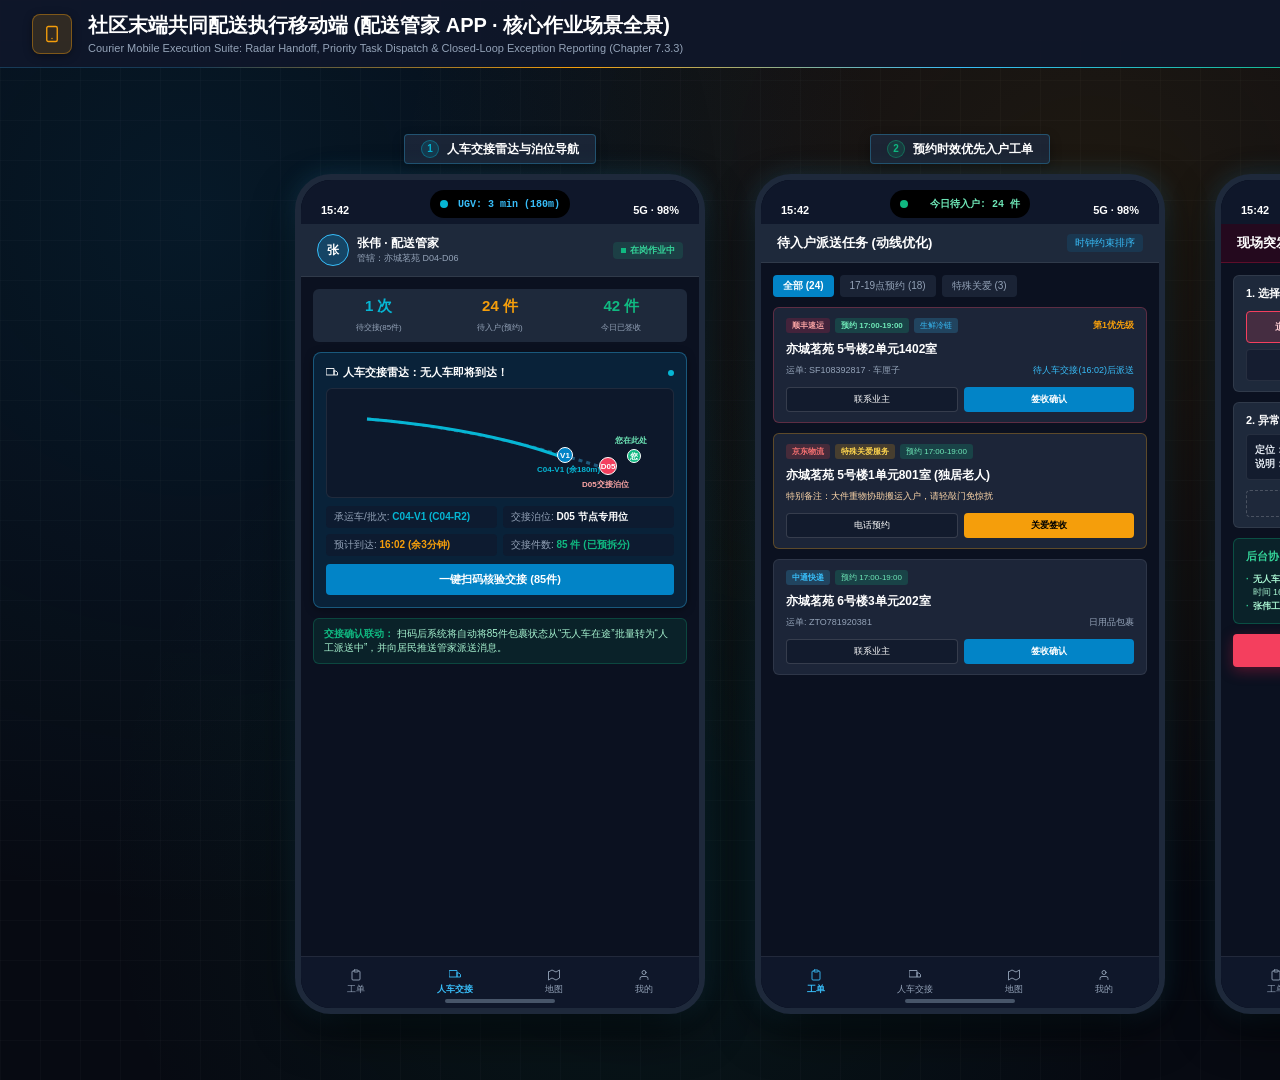
<file: chapter7_platform_frontend/terminal_courier.html>
<!DOCTYPE html>
<html lang="zh-CN">
<head>
  <meta charset="UTF-8">
  <meta name="viewport" content="width=device-width, initial-scale=1.0">
  <title>社区共同配送执行移动端 (配送管家APP · 三屏协同展示) (Chapter 7.3.3)</title>
  <link rel="stylesheet" href="tokens.css">
  <style>
    :root {
      --bg-body: #070a12;
      --app-bg: #0f172a;
      --card-bg: #1e293b;
      --cyan: #06b6d4;
      --blue: #0284c7;
      --blue-light: #38bdf8;
      --emerald: #10b981;
      --amber: #f59e0b;
      --rose: #f43f5e;
      --text-main: #f8fafc;
      --text-muted: #94a3b8;
    }
    * {
      margin: 0;
      padding: 0;
      box-sizing: border-box;
      font-family: -apple-system, BlinkMacSystemFont, "Segoe UI", Roboto, "PingFang SC", "Hiragino Sans GB", "Microsoft YaHei", sans-serif;
      -webkit-font-smoothing: antialiased;
    }
    body {
      background-color: var(--bg-body);
      color: var(--text-main);
      width: 1920px;
      height: 1080px;
      overflow: hidden;
      display: flex;
      flex-direction: column;
      padding: 0;
      background-image: 
        radial-gradient(circle at 15% 20%, rgba(2, 132, 199, 0.12) 0%, transparent 50%),
        radial-gradient(circle at 50% 80%, rgba(16, 185, 129, 0.08) 0%, transparent 50%),
        radial-gradient(circle at 85% 20%, rgba(245, 158, 11, 0.1) 0%, transparent 50%),
        linear-gradient(rgba(255, 255, 255, 0.02) 1px, transparent 1px),
        linear-gradient(90deg, rgba(255, 255, 255, 0.02) 1px, transparent 1px);
      background-size: 100% 100%, 100% 100%, 100% 100%, 40px 40px, 40px 40px;
    }

    /* Header */
    header {
      height: 68px;
      background: rgba(15, 23, 42, 0.95);
      border-bottom: 1px solid rgba(56, 189, 248, 0.22);
      display: flex;
      align-items: center;
      justify-content: space-between;
      padding: 0 32px;
      position: relative;
    }
    header::after {
      content: '';
      position: absolute;
      bottom: -1px;
      left: 10%;
      width: 80%;
      height: 1px;
      background: linear-gradient(90deg, transparent, var(--amber), var(--blue-light), var(--emerald), transparent);
    }
    .header-left {
      display: flex;
      align-items: center;
      gap: 16px;
    }
    .logo-badge {
      width: 40px;
      height: 40px;
      background: rgba(245, 158, 11, 0.15);
      border: 1px solid rgba(245, 158, 11, 0.4);
      border-radius: 8px;
      display: flex;
      align-items: center;
      justify-content: center;
      color: var(--amber);
      box-shadow: 0 2px 8px rgba(0, 0, 0, 0.35);
    }
    .title-group h1 {
      font-size: 20px;
      font-weight: 700;
      color: #fff;
      line-height: 1.35;
      letter-spacing: 0;
    }
    .title-group p { font-size: 11px; color: var(--text-muted); line-height: 1.35; margin-top: 2px; }

    .header-right {
      display: flex;
      align-items: center;
      gap: 20px;
      font-size: 12px;
    }
    .courier-pill {
      background: rgba(245, 158, 11, 0.12);
      border: 1px solid rgba(245, 158, 11, 0.35);
      padding: 5px 14px;
      border-radius: 4px;
      color: #fed7aa;
      font-weight: 600;
    }

    /* Showcase Main Body: 3 Phones Side by Side */
    .showcase-container {
      flex: 1;
      display: flex;
      align-items: center;
      justify-content: center;
      gap: 50px;
      padding: 16px 40px;
      overflow: hidden;
    }

    .phone-column {
      display: flex;
      flex-direction: column;
      align-items: center;
      gap: 10px;
    }
    .phone-tag-badge {
      background: rgba(30, 41, 59, 0.85);
      border: 1px solid rgba(56, 189, 248, 0.3);
      padding: 5px 16px;
      border-radius: 4px;
      font-size: 12px;
      font-weight: 700;
      color: #fff;
      display: flex;
      align-items: center;
      gap: 8px;
      box-shadow: 0 4px 12px rgba(0, 0, 0, 0.3);
    }

    /* Smartphone Frame */
    .phone-mockup {
      width: 410px;
      height: 840px;
      background: #020617;
      border: 6px solid #1e293b;
      border-radius: 36px;
      box-shadow: 0 20px 50px -10px rgba(0, 0, 0, 0.9), 0 0 25px rgba(56, 189, 248, 0.18);
      display: flex;
      flex-direction: column;
      position: relative;
      overflow: hidden;
    }

    /* iPhone Dynamic Island */
    .dynamic-island {
      position: absolute;
      top: 10px;
      left: 50%;
      transform: translateX(-50%);
      width: 140px;
      height: 28px;
      background: #000;
      border-radius: 20px;
      z-index: 100;
      display: flex;
      align-items: center;
      justify-content: space-between;
      padding: 0 10px;
    }
    .dynamic-dot {
      width: 8px;
      height: 8px;
      border-radius: 50%;
      background: var(--cyan);
    }
    .dynamic-text {
      font-size: 10px;
      color: #38bdf8;
      font-family: var(--od-font-mono);
      font-weight: 600;
    }

    /* Phone Status Bar */
    .phone-status-bar {
      height: 44px;
      display: flex;
      align-items: flex-end;
      justify-content: space-between;
      padding: 0 20px 8px 20px;
      font-size: 11px;
      font-weight: 600;
      color: #fff;
      background: #0f172a;
    }

    /* App Header */
    .app-header {
      background: #1e293b;
      padding: 10px 16px;
      border-bottom: 1px solid rgba(255, 255, 255, 0.08);
      display: flex;
      align-items: center;
      justify-content: space-between;
    }
    .avatar {
      width: 32px;
      height: 32px;
      border-radius: 50%;
      background: rgba(2, 132, 199, 0.3);
      border: 1px solid var(--blue-light);
      display: flex;
      align-items: center;
      justify-content: center;
      font-weight: bold;
      color: #fff;
      font-size: 12px;
    }

    /* App Body */
    .app-body {
      flex: 1;
      padding: 12px;
      display: flex;
      flex-direction: column;
      gap: 10px;
      overflow-y: auto;
      background: #0b1120;
    }

    .app-card {
      background: var(--card-bg);
      border-radius: 6px;
      padding: 10px 12px;
      border: 1px solid rgba(255, 255, 255, 0.08);
      display: flex;
      flex-direction: column;
      gap: 6px;
    }

    /* Bottom Navigation Bar for Mobile */
    .phone-bottom-nav {
      height: 52px;
      background: #0f172a;
      border-top: 1px solid rgba(255, 255, 255, 0.08);
      display: flex;
      align-items: center;
      justify-content: space-around;
      padding: 0 10px;
    }
    .nav-tab {
      display: flex;
      flex-direction: column;
      align-items: center;
      gap: 2px;
      font-size: 9px;
      color: var(--text-muted);
      cursor: pointer;
    }
    .nav-tab.active {
      color: var(--blue-light);
      font-weight: 700;
    }
    .nav-tab .od-icon {
      color: currentColor;
    }
    .home-indicator {
      width: 110px;
      height: 4px;
      background: #475569;
      border-radius: 2px;
      position: absolute;
      bottom: 5px;
      left: 50%;
      transform: translateX(-50%);
    }
  </style>
</head>
<body>

  <!-- Top Header -->
  <header>
    <div class="header-left">
      <div class="logo-badge">
        <svg class="od-icon od-icon-lg" viewBox="0 0 24 24"><rect x="5" y="2" width="14" height="20" rx="2" ry="2"></rect><line x1="12" y1="18" x2="12.01" y2="18"></line></svg>
      </div>
      <div class="title-group">
        <h1>社区末端共同配送执行移动端 (配送管家 APP · 核心作业场景全景)</h1>
        <p>Courier Mobile Execution Suite: Radar Handoff, Priority Task Dispatch & Closed-Loop Exception Reporting (Chapter 7.3.3)</p>
      </div>
    </div>
    <div class="header-right">
      <div class="courier-pill">
        <span>当前执勤：张伟 (工号 C-0407) · 负责 D04-D06 楼栋</span>
      </div>
      <div style="font-family:var(--od-font-mono); color:var(--blue-light); font-size:13px;" class="tnum">15:42:19</div>
    </div>
  </header>

  <!-- Main Showcase Grid (3 Phones Side by Side) -->
  <div class="showcase-container">

    <!-- Screen 1: 人车协同雷达与泊位导航 -->
    <div class="phone-column">
      <div class="phone-tag-badge">
        <span class="step-badge" style="color:var(--cyan); border-color:rgba(6,182,212,0.4); background:rgba(6,182,212,0.15);">1</span> 人车交接雷达与泊位导航
      </div>
      <div class="phone-mockup">
        <div class="dynamic-island">
          <div class="dynamic-dot"></div>
          <div class="dynamic-text">UGV: 3 min (180m)</div>
        </div>
        <div class="phone-status-bar">
          <span>15:42</span>
          <span>5G · 98%</span>
        </div>

        <div class="app-header">
          <div style="display:flex; align-items:center; gap:8px;">
            <div class="avatar">张</div>
            <div>
              <div style="font-size:12px; font-weight:700; color:#fff;">张伟 · 配送管家</div>
              <div style="font-size:9px; color:var(--text-muted);">管辖：亦城茗苑 D04-D06</div>
            </div>
          </div>
          <span style="background:rgba(16,185,129,0.15); color:#34d399; font-size:9px; padding:2px 8px; border-radius:4px; font-weight:600; display:inline-flex; align-items:center; gap:4px;"><span class="pulse-dot" style="width:5px; height:5px; background:#10b981;"></span>在岗作业中</span>
        </div>

        <div class="app-body">
          <!-- Summary Row -->
          <div style="display:grid; grid-template-columns:repeat(3,1fr); gap:6px; background:var(--card-bg); padding:8px; border-radius:6px; text-align:center;">
            <div><strong style="font-size:15px; color:var(--cyan);" class="tnum">1 次</strong><br><span style="font-size:8px; color:var(--text-muted);">待交接(85件)</span></div>
            <div><strong style="font-size:15px; color:var(--amber);" class="tnum">24 件</strong><br><span style="font-size:8px; color:var(--text-muted);">待入户(预约)</span></div>
            <div><strong style="font-size:15px; color:var(--emerald);" class="tnum">42 件</strong><br><span style="font-size:8px; color:var(--text-muted);">今日已签收</span></div>
          </div>

          <!-- Radar Card -->
          <div style="background:rgba(2,132,199,0.15); border:1px solid rgba(56,189,248,0.35); border-radius:8px; padding:12px; box-shadow: 0 2px 8px rgba(0, 0, 0, 0.35);">
            <div style="display:flex; justify-content:space-between; align-items:center;">
              <span style="font-size:11px; font-weight:700; color:#fff; display:flex; align-items:center; gap:5px;">
                <svg class="od-icon od-icon-sm" viewBox="0 0 24 24"><rect x="1" y="3" width="15" height="13"></rect><polygon points="16 8 20 8 23 11 23 16 16 16 16 8"></polygon></svg>
                人车交接雷达：无人车即将到达！
              </span>
              <span style="width:6px; height:6px; border-radius:50%; background:var(--cyan);"></span>
            </div>

            <!-- Mini Map in Radar -->
            <div style="margin-top:8px; height:110px; background:rgba(15,23,42,0.85); border-radius:6px; border:1px solid rgba(255,255,255,0.08); position:relative; overflow:hidden;">
              <!-- Path Line -->
              <svg width="100%" height="100%" style="position:absolute; top:0; left:0;">
                <path d="M 40 30 Q 160 40 280 80" fill="none" stroke="rgba(56,189,248,0.4)" stroke-width="3" stroke-dasharray="4 4"/>
                <path d="M 40 30 Q 160 40 240 70" fill="none" stroke="var(--cyan)" stroke-width="3"/>
              </svg>
              <!-- UGV Dot -->
              <div style="position:absolute; top:58px; left:230px; background:var(--blue); border:1.5px solid #fff; border-radius:50%; width:16px; height:16px; display:flex; align-items:center; justify-content:center; font-size:8px; font-weight:bold; color:#fff;">V1</div>
              <div style="position:absolute; top:75px; left:210px; font-size:8px; color:var(--cyan); font-weight:bold;">C04-V1 (余180m)</div>
              <!-- Handoff Point D05 -->
              <div style="position:absolute; top:68px; left:272px; background:var(--rose); border:1.5px solid #fff; border-radius:50%; width:18px; height:18px; display:flex; align-items:center; justify-content:center; font-size:8px; font-weight:bold; color:#fff;">D05</div>
              <div style="position:absolute; top:90px; left:255px; font-size:8px; color:#fca5a5; font-weight:bold;">D05交接泊位</div>
              <!-- Courier Dot -->
              <div style="position:absolute; top:60px; left:300px; background:var(--emerald); border:1.5px solid #fff; border-radius:50%; width:14px; height:14px; display:flex; align-items:center; justify-content:center; font-size:8px; font-weight:bold; color:#fff;">您</div>
              <div style="position:absolute; top:46px; left:288px; font-size:8px; color:#6ee7b7; font-weight:bold;">您在此处</div>
            </div>

            <div style="display:grid; grid-template-columns:1fr 1fr; gap:6px; margin-top:8px; font-size:10px;">
              <div style="background:rgba(15,23,42,0.6); padding:4px 8px; border-radius:4px;">
                <span style="color:var(--text-muted);">承运车/批次:</span> <strong style="color:var(--cyan);">C04-V1 (C04-R2)</strong>
              </div>
              <div style="background:rgba(15,23,42,0.6); padding:4px 8px; border-radius:4px;">
                <span style="color:var(--text-muted);">交接泊位:</span> <strong style="color:#fff;">D05 节点专用位</strong>
              </div>
              <div style="background:rgba(15,23,42,0.6); padding:4px 8px; border-radius:4px;">
                <span style="color:var(--text-muted);">预计到达:</span> <strong style="color:var(--amber);">16:02 (余3分钟)</strong>
              </div>
              <div style="background:rgba(15,23,42,0.6); padding:4px 8px; border-radius:4px;">
                <span style="color:var(--text-muted);">交接件数:</span> <strong style="color:var(--emerald);">85 件 (已预拆分)</strong>
              </div>
            </div>

            <button style="margin-top:8px; width:100%; background:var(--blue); border:none; color:#fff; font-weight:700; font-size:11px; padding:8px; border-radius:4px; cursor:pointer;">
              一键扫码核验交接 (85件)
            </button>
          </div>

          <!-- Quick Notice -->
          <div style="background:rgba(16,185,129,0.1); border:1px solid rgba(16,185,129,0.25); border-radius:6px; padding:8px 10px; font-size:10px; color:#a7f3d0; line-height:1.4;">
            <strong style="color:var(--emerald);">交接确认联动：</strong> 扫码后系统将自动将85件包裹状态从“无人车在途”批量转为“人工派送中”，并向居民推送管家派送消息。
          </div>
        </div>

        <div class="phone-bottom-nav">
          <div class="nav-tab">
            <svg class="od-icon od-icon-sm" viewBox="0 0 24 24"><path d="M16 4h2a2 2 0 0 1 2 2v14a2 2 0 0 1-2 2H6a2 2 0 0 1-2-2V6a2 2 0 0 1 2-2h2"></path><rect x="8" y="2" width="8" height="4" rx="1" ry="1"></rect></svg>
            <div>工单</div>
          </div>
          <div class="nav-tab active">
            <svg class="od-icon od-icon-sm" viewBox="0 0 24 24"><rect x="1" y="3" width="15" height="13"></rect><polygon points="16 8 20 8 23 11 23 16 16 16 16 8"></polygon></svg>
            <div>人车交接</div>
          </div>
          <div class="nav-tab">
            <svg class="od-icon od-icon-sm" viewBox="0 0 24 24"><polygon points="1 6 1 22 8 18 16 22 23 18 23 2 16 6 8 2 1 6"></polygon></svg>
            <div>地图</div>
          </div>
          <div class="nav-tab">
            <svg class="od-icon od-icon-sm" viewBox="0 0 24 24"><path d="M20 21v-2a4 4 0 0 0-4-4H8a4 4 0 0 0-4 4v2"></path><circle cx="12" cy="7" r="4"></circle></svg>
            <div>我的</div>
          </div>
        </div>
        <div class="home-indicator"></div>
      </div>
    </div>

    <!-- Screen 2: 预约时效优先入户工单队列 -->
    <div class="phone-column">
      <div class="phone-tag-badge">
        <span class="step-badge" style="color:var(--emerald); border-color:rgba(16,185,129,0.4); background:rgba(16,185,129,0.15);">2</span> 预约时效优先入户工单
      </div>
      <div class="phone-mockup">
        <div class="dynamic-island">
          <div class="dynamic-dot" style="background:var(--emerald);"></div>
          <div class="dynamic-text" style="color:#6ee7b7;">今日待入户: 24 件</div>
        </div>
        <div class="phone-status-bar">
          <span>15:42</span>
          <span>5G · 98%</span>
        </div>

        <div class="app-header">
          <div style="font-size:13px; font-weight:700; color:#fff;">待入户派送任务 (动线优化)</div>
          <span style="font-size:10px; color:var(--blue-light); background:rgba(2,132,199,0.15); padding:2px 8px; border-radius:4px;">时钟约束排序</span>
        </div>

        <div class="app-body">
          <!-- Filter Tabs -->
          <div style="display:flex; gap:6px; font-size:10px;">
            <span style="background:var(--blue); color:#fff; padding:4px 10px; border-radius:4px; font-weight:600;">全部 (24)</span>
            <span style="background:rgba(30,41,59,0.8); color:var(--text-muted); padding:4px 10px; border-radius:4px;">17-19点预约 (18)</span>
            <span style="background:rgba(30,41,59,0.8); color:var(--text-muted); padding:4px 10px; border-radius:4px;">特殊关爱 (3)</span>
          </div>

          <!-- Task Card 1: SF Fresh -->
          <div class="app-card" style="border:1px solid rgba(244,63,94,0.3); background:rgba(30,41,59,0.9);">
            <div style="display:flex; justify-content:space-between; align-items:center;">
              <div style="display:flex; gap:5px;">
                <span style="background:rgba(225,29,72,0.2); color:#fca5a5; font-size:8px; padding:2px 6px; border-radius:3px; font-weight:700;">顺丰速运</span>
                <span style="background:rgba(16,185,129,0.2); color:#6ee7b7; font-size:8px; padding:2px 6px; border-radius:3px; font-weight:700;">预约 17:00-19:00</span>
                <span style="background:rgba(56,189,248,0.2); color:var(--blue-light); font-size:8px; padding:2px 6px; border-radius:3px;">生鲜冷链</span>
              </div>
              <span style="font-size:9px; color:var(--amber); font-weight:bold;">第1优先级</span>
            </div>
            <div style="font-size:12px; font-weight:700; color:#fff; margin-top:2px;">亦城茗苑 5号楼2单元1402室</div>
            <div style="font-size:9px; color:var(--text-muted); display:flex; justify-content:space-between;">
              <span>运单: SF108392817 · 车厘子</span>
              <span style="color:var(--blue-light);">待人车交接(16:02)后派送</span>
            </div>
            <div style="display:flex; gap:6px; margin-top:4px;">
              <button style="flex:1; background:rgba(15,23,42,0.7); border:1px solid rgba(255,255,255,0.15); color:#fff; padding:5px; border-radius:4px; font-size:9px;">联系业主</button>
              <button style="flex:1; background:var(--blue); border:none; color:#fff; padding:5px; border-radius:4px; font-size:9px; font-weight:bold;">签收确认</button>
            </div>
          </div>

          <!-- Task Card 2: JD Care -->
          <div class="app-card" style="border:1px solid rgba(245,158,11,0.3); background:rgba(30,41,59,0.9);">
            <div style="display:flex; justify-content:space-between; align-items:center;">
              <div style="display:flex; gap:5px;">
                <span style="background:rgba(239,68,68,0.2); color:#f87171; font-size:8px; padding:2px 6px; border-radius:3px; font-weight:700;">京东物流</span>
                <span style="background:rgba(245,158,11,0.2); color:#fcd34d; font-size:8px; padding:2px 6px; border-radius:3px; font-weight:700;">特殊关爱服务</span>
                <span style="background:rgba(16,185,129,0.2); color:#6ee7b7; font-size:8px; padding:2px 6px; border-radius:3px;">预约 17:00-19:00</span>
              </div>
            </div>
            <div style="font-size:12px; font-weight:700; color:#fff; margin-top:2px;">亦城茗苑 5号楼1单元801室 (独居老人)</div>
            <div style="font-size:9px; color:#fed7aa;">特别备注：大件重物协助搬运入户，请轻敲门免惊扰</div>
            <div style="display:flex; gap:6px; margin-top:4px;">
              <button style="flex:1; background:rgba(15,23,42,0.7); border:1px solid rgba(255,255,255,0.15); color:#fff; padding:5px; border-radius:4px; font-size:9px;">电话预约</button>
              <button style="flex:1; background:var(--amber); border:none; color:#000; padding:5px; border-radius:4px; font-size:9px; font-weight:bold;">关爱签收</button>
            </div>
          </div>

          <!-- Task Card 3: ZTO Normal -->
          <div class="app-card" style="border:1px solid rgba(255,255,255,0.08); background:rgba(30,41,59,0.9);">
            <div style="display:flex; justify-content:space-between; align-items:center;">
              <div style="display:flex; gap:5px;">
                <span style="background:rgba(56,189,248,0.2); color:var(--blue-light); font-size:8px; padding:2px 6px; border-radius:3px; font-weight:700;">中通快递</span>
                <span style="background:rgba(16,185,129,0.2); color:#6ee7b7; font-size:8px; padding:2px 6px; border-radius:3px;">预约 17:00-19:00</span>
              </div>
            </div>
            <div style="font-size:12px; font-weight:700; color:#fff; margin-top:2px;">亦城茗苑 6号楼3单元202室</div>
            <div style="font-size:9px; color:var(--text-muted); display:flex; justify-content:space-between;">
              <span>运单: ZTO781920381</span>
              <span>日用品包裹</span>
            </div>
            <div style="display:flex; gap:6px; margin-top:4px;">
              <button style="flex:1; background:rgba(15,23,42,0.7); border:1px solid rgba(255,255,255,0.15); color:#fff; padding:5px; border-radius:4px; font-size:9px;">联系业主</button>
              <button style="flex:1; background:var(--blue); border:none; color:#fff; padding:5px; border-radius:4px; font-size:9px; font-weight:bold;">签收确认</button>
            </div>
          </div>
        </div>

        <div class="phone-bottom-nav">
          <div class="nav-tab active">
            <svg class="od-icon od-icon-sm" viewBox="0 0 24 24"><path d="M16 4h2a2 2 0 0 1 2 2v14a2 2 0 0 1-2 2H6a2 2 0 0 1-2-2V6a2 2 0 0 1 2-2h2"></path><rect x="8" y="2" width="8" height="4" rx="1" ry="1"></rect></svg>
            <div>工单</div>
          </div>
          <div class="nav-tab">
            <svg class="od-icon od-icon-sm" viewBox="0 0 24 24"><rect x="1" y="3" width="15" height="13"></rect><polygon points="16 8 20 8 23 11 23 16 16 16 16 8"></polygon></svg>
            <div>人车交接</div>
          </div>
          <div class="nav-tab">
            <svg class="od-icon od-icon-sm" viewBox="0 0 24 24"><polygon points="1 6 1 22 8 18 16 22 23 18 23 2 16 6 8 2 1 6"></polygon></svg>
            <div>地图</div>
          </div>
          <div class="nav-tab">
            <svg class="od-icon od-icon-sm" viewBox="0 0 24 24"><path d="M20 21v-2a4 4 0 0 0-4-4H8a4 4 0 0 0-4 4v2"></path><circle cx="12" cy="7" r="4"></circle></svg>
            <div>我的</div>
          </div>
        </div>
        <div class="home-indicator"></div>
      </div>
    </div>

    <!-- Screen 3: 现场异常一键上报与协同闭环 -->
    <div class="phone-column">
      <div class="phone-tag-badge">
        <span class="step-badge" style="color:var(--rose); border-color:rgba(244,63,94,0.4); background:rgba(244,63,94,0.15);">3</span> 现场异常一键上报 (闭环触发)
      </div>
      <div class="phone-mockup">
        <div class="dynamic-island">
          <div class="dynamic-dot" style="background:var(--rose);"></div>
          <div class="dynamic-text" style="color:#fca5a5;">现场事件感知上报</div>
        </div>
        <div class="phone-status-bar">
          <span>15:42</span>
          <span>5G · 98%</span>
        </div>

        <div class="app-header" style="background:rgba(225,29,72,0.15); border-bottom:1px solid rgba(225,29,72,0.3);">
          <div style="font-size:13px; font-weight:700; color:#fff;">现场突发异常一键快速上报</div>
          <span style="font-size:10px; color:#fca5a5;">秒级闭环响应</span>
        </div>

        <div class="app-body">
          <!-- Exception Type Grid -->
          <div class="app-card">
            <div style="font-size:11px; font-weight:700; color:#fff;">1. 选择异常类型：</div>
            <div style="display:grid; grid-template-columns:1fr 1fr; gap:6px; margin-top:4px;">
              <div style="background:rgba(244,63,94,0.18); border:1px solid var(--rose); color:#fecdd3; border-radius:4px; padding:8px; text-align:center; font-size:10px; font-weight:bold;">
                道路施工/临时阻断 (已选)
              </div>
              <div style="background:rgba(15,23,42,0.6); border:1px solid rgba(255,255,255,0.08); color:var(--text-muted); border-radius:4px; padding:8px; text-align:center; font-size:10px;">
                门禁故障无法进入
              </div>
              <div style="background:rgba(15,23,42,0.6); border:1px solid rgba(255,255,255,0.08); color:var(--text-muted); border-radius:4px; padding:8px; text-align:center; font-size:10px;">
                智能快递柜已满载
              </div>
              <div style="background:rgba(15,23,42,0.6); border:1px solid rgba(255,255,255,0.08); color:var(--text-muted); border-radius:4px; padding:8px; text-align:center; font-size:10px;">
                居民临时改约/不在家
              </div>
            </div>
          </div>

          <!-- Location & Description -->
          <div class="app-card">
            <div style="font-size:11px; font-weight:700; color:#fff;">2. 异常位置与详情：</div>
            <div style="background:rgba(15,23,42,0.7); border:1px solid rgba(255,255,255,0.08); border-radius:4px; padding:8px; font-size:10px; color:#e2e8f0; line-height:1.4;">
              <strong>定位：</strong> D04至D06主干道路段 (水管爆裂抢修)<br>
              <strong>说明：</strong> 无人车低速车道完全受阻，建议改走D08景观环道。
            </div>
            <div style="display:flex; gap:6px; margin-top:4px;">
              <button style="flex:1; background:rgba(30,41,59,0.8); border:1px dashed rgba(255,255,255,0.2); color:#cbd5e1; padding:6px; border-radius:4px; font-size:9px;">现场拍照 (已附加1张)</button>
              <button style="flex:1; background:rgba(30,41,59,0.8); border:1px dashed rgba(255,255,255,0.2); color:#cbd5e1; padding:6px; border-radius:4px; font-size:9px;">语音备注 (已录音5s)</button>
            </div>
          </div>

          <!-- Real-Time Feedback from Dispatch -->
          <div class="app-card" style="background:rgba(16,185,129,0.1); border:1px solid rgba(16,185,129,0.3);">
            <div style="display:flex; justify-content:space-between; align-items:center;">
              <span style="font-size:11px; font-weight:700; color:#34d399;">后台协同响应 (耗时 1.42s)</span>
              <span style="font-size:9px; color:var(--emerald);">已广播四端</span>
            </div>
            <div style="font-size:9px; color:#a7f3d0; line-height:1.4; margin-top:3px;">
              <div style="display:flex; align-items:flex-start; gap:4px; margin-bottom:2px;">
                <span style="color:#34d399; font-weight:bold;">·</span>
                <span><strong>无人车 C04-V1：</strong> 路径自动重算已生效，经D08绕行，预计延迟8分钟抵达D05 (新交接时间 16:10)。</span>
              </div>
              <div style="display:flex; align-items:flex-start; gap:4px;">
                <span style="color:#34d399; font-weight:bold;">·</span>
                <span><strong>张伟工单优化：</strong> 系统建议先处理7号楼1件快件，避免空档等待。</span>
              </div>
            </div>
          </div>

          <!-- Submit Button -->
          <button style="width:100%; background:var(--rose); border:none; color:#fff; font-size:11px; font-weight:bold; padding:9px; border-radius:4px; box-shadow:0 4px 14px rgba(225,29,72,0.35);">
            确认上报并同步全网 (EventBus)
          </button>
        </div>

        <div class="phone-bottom-nav">
          <div class="nav-tab">
            <svg class="od-icon od-icon-sm" viewBox="0 0 24 24"><path d="M16 4h2a2 2 0 0 1 2 2v14a2 2 0 0 1-2 2H6a2 2 0 0 1-2-2V6a2 2 0 0 1 2-2h2"></path><rect x="8" y="2" width="8" height="4" rx="1" ry="1"></rect></svg>
            <div>工单</div>
          </div>
          <div class="nav-tab">
            <svg class="od-icon od-icon-sm" viewBox="0 0 24 24"><rect x="1" y="3" width="15" height="13"></rect><polygon points="16 8 20 8 23 11 23 16 16 16 16 8"></polygon></svg>
            <div>人车交接</div>
          </div>
          <div class="nav-tab">
            <svg class="od-icon od-icon-sm" viewBox="0 0 24 24"><polygon points="1 6 1 22 8 18 16 22 23 18 23 2 16 6 8 2 1 6"></polygon></svg>
            <div>地图</div>
          </div>
          <div class="nav-tab active">
            <svg class="od-icon od-icon-sm" viewBox="0 0 24 24"><path d="M20 21v-2a4 4 0 0 0-4-4H8a4 4 0 0 0-4 4v2"></path><circle cx="12" cy="7" r="4"></circle></svg>
            <div>我的</div>
          </div>
        </div>
        <div class="home-indicator"></div>
      </div>
    </div>

  </div>

</body>
</html>
</file>
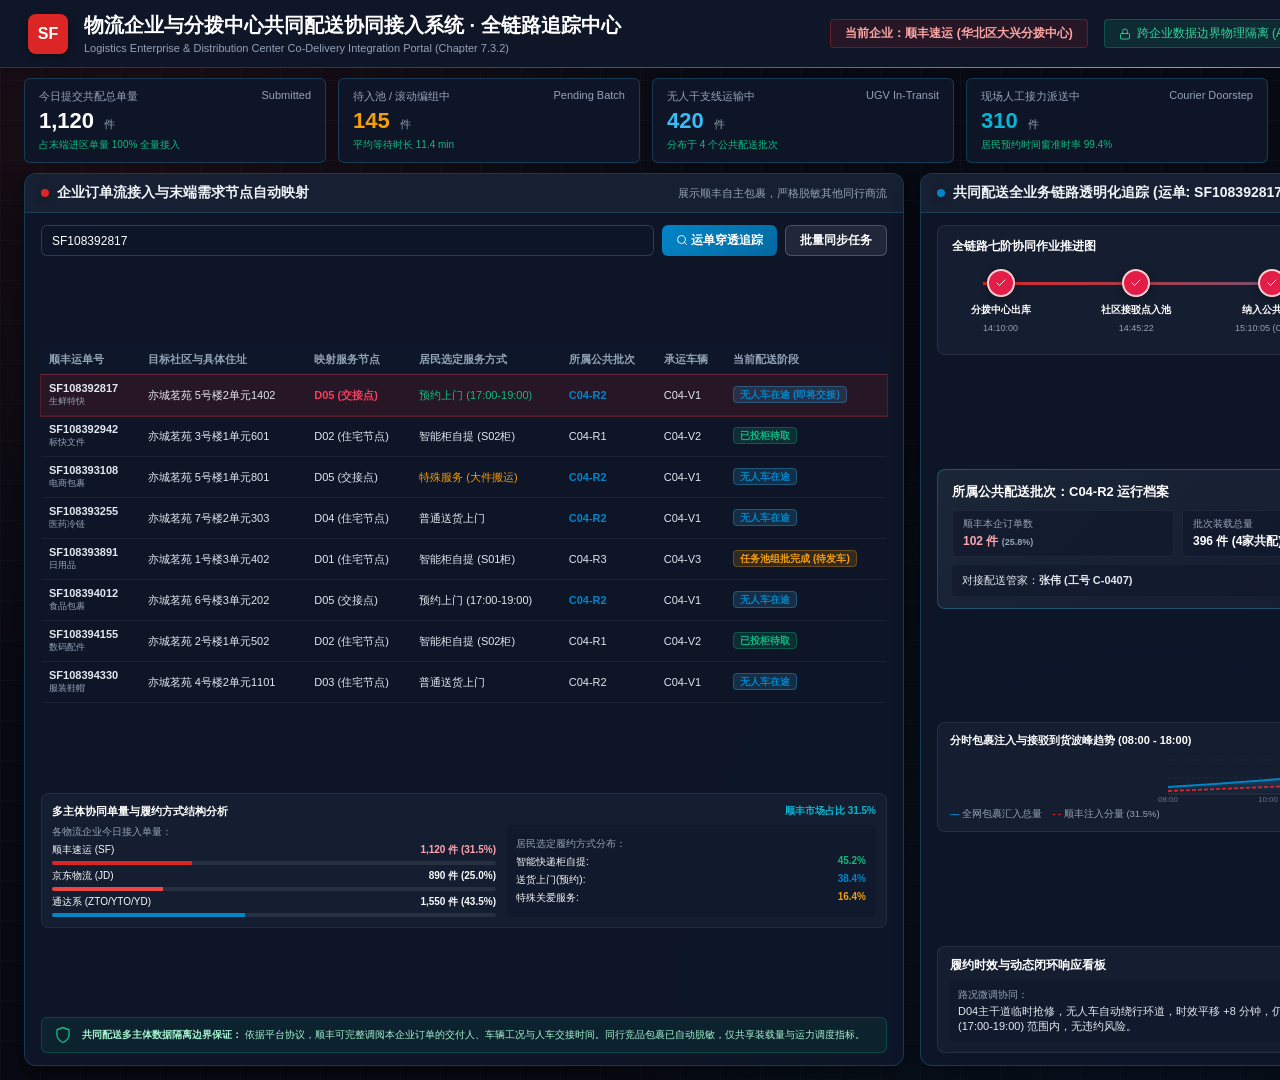
<file: chapter7_platform_frontend/terminal_enterprise.html>
<!DOCTYPE html>
<html lang="zh-CN">
<head>
  <meta charset="UTF-8">
  <meta name="viewport" content="width=device-width, initial-scale=1.0">
  <title>物流企业与分拨中心共同配送协同接入系统 (Chapter 7.3.2)</title>
  <link rel="stylesheet" href="tokens.css">
  <style>
    :root {
      --bg-main: #070a12;
      --bg-panel: rgba(15, 23, 42, 0.92);
      --bg-card: #151e30;
      --border-panel: rgba(56, 189, 248, 0.22);
      --border-subtle: rgba(255, 255, 255, 0.08);
      --cyan: #06b6d4;
      --blue: #0284c7;
      --blue-light: #38bdf8;
      --emerald: #10b981;
      --amber: #f59e0b;
      --rose: #f43f5e;
      --sf-red: #dc2626;
      --text-main: #f8fafc;
      --text-muted: #94a3b8;
    }
    * {
      margin: 0;
      padding: 0;
      box-sizing: border-box;
      font-family: -apple-system, BlinkMacSystemFont, "Segoe UI", Roboto, "PingFang SC", "Hiragino Sans GB", "Microsoft YaHei", sans-serif;
      -webkit-font-smoothing: antialiased;
    }
    body {
      background-color: var(--bg-main);
      color: var(--text-main);
      width: 1920px;
      height: 1080px;
      overflow: hidden;
      display: flex;
      flex-direction: column;
      background-image: 
        radial-gradient(circle at 10% 10%, rgba(220, 38, 38, 0.08) 0%, transparent 40%),
        radial-gradient(circle at 90% 90%, rgba(2, 132, 199, 0.08) 0%, transparent 40%),
        linear-gradient(rgba(255, 255, 255, 0.02) 1px, transparent 1px),
        linear-gradient(90deg, rgba(255, 255, 255, 0.02) 1px, transparent 1px);
      background-size: 100% 100%, 100% 100%, 40px 40px, 40px 40px;
    }

    /* Header */
    header {
      height: 68px;
      background: var(--bg-panel);
      border-bottom: 1px solid var(--border-panel);
      display: flex;
      align-items: center;
      justify-content: space-between;
      padding: 0 28px;
      position: relative;
    }
    header::after {
      content: '';
      position: absolute;
      bottom: -1px;
      left: 15%;
      width: 70%;
      height: 1px;
      background: linear-gradient(90deg, transparent, var(--sf-red), var(--blue-light), transparent);
    }
    .header-left {
      display: flex;
      align-items: center;
      gap: 16px;
    }
    .logo-badge {
      width: 40px;
      height: 40px;
      background: var(--sf-red);
      border-radius: 8px;
      display: flex;
      align-items: center;
      justify-content: center;
      box-shadow: 0 2px 8px rgba(0, 0, 0, 0.35);
      font-weight: 900;
      font-size: 16px;
      color: #fff;
    }
    .title-group h1 {
      font-size: 20px;
      font-weight: 700;
      color: #fff;
      line-height: 1.35;
      letter-spacing: 0;
    }
    .title-group p { font-size: 11px; color: var(--text-muted); line-height: 1.35; margin-top: 2px; }

    .header-center {
      display: flex;
      align-items: center;
      gap: 16px;
    }
    .tenant-badge {
      display: flex;
      align-items: center;
      gap: 8px;
      background: rgba(220, 38, 38, 0.12);
      border: 1px solid rgba(220, 38, 38, 0.35);
      padding: 5px 14px;
      border-radius: 4px;
      font-size: 12px;
      color: #fca5a5;
      font-weight: 600;
    }
    .security-badge {
      display: flex;
      align-items: center;
      gap: 6px;
      background: rgba(16, 185, 129, 0.12);
      border: 1px solid rgba(16, 185, 129, 0.3);
      padding: 5px 14px;
      border-radius: 4px;
      font-size: 12px;
      color: #34d399;
    }
    .header-right {
      display: flex;
      align-items: center;
      gap: 18px;
      font-size: 12px;
      color: var(--text-muted);
    }

    /* KPI Row */
    .kpi-row {
      display: grid;
      grid-template-columns: repeat(6, 1fr);
      gap: 12px;
      padding: 10px 24px;
    }
    .kpi-card {
      background: var(--bg-panel);
      border: 1px solid var(--border-panel);
      border-radius: 6px;
      padding: 10px 14px;
      display: flex;
      flex-direction: column;
      justify-content: space-between;
      transition: border-color 0.2s ease;
    }
    .kpi-card:hover {
      border-color: rgba(56, 189, 248, 0.35);
    }
    .kpi-label { font-size: 11px; color: var(--text-muted); display: flex; justify-content: space-between; }
    .kpi-value { font-size: 22px; font-weight: 700; color: #fff; margin: 4px 0; }
    .kpi-value span { font-size: 11px; color: var(--text-muted); font-weight: normal; margin-left: 4px; }
    .kpi-sub { font-size: 10px; color: var(--emerald); }

    /* Main Container */
    .main-body {
      flex: 1;
      display: grid;
      grid-template-columns: 880px 1fr;
      gap: 16px;
      padding: 0 24px 14px 24px;
      overflow: hidden;
    }

    .panel {
      background: var(--bg-panel);
      border: 1px solid var(--border-panel);
      border-radius: 12px;
      backdrop-filter: blur(12px);
      display: flex;
      flex-direction: column;
      overflow: hidden;
      box-shadow: 0 8px 24px rgba(0, 0, 0, 0.4);
    }
    .panel-header {
      padding: 10px 16px;
      background: rgba(30, 41, 59, 0.6);
      border-bottom: 1px solid rgba(56, 189, 248, 0.18);
      display: flex;
      align-items: center;
      justify-content: space-between;
    }
    .panel-title {
      font-size: 14px;
      font-weight: 600;
      color: #f1f5f9;
      display: flex;
      align-items: center;
      gap: 8px;
    }
    .title-dot {
      width: 8px;
      height: 8px;
      background: var(--sf-red);
      border-radius: 50%;
      box-shadow: 0 2px 8px rgba(0, 0, 0, 0.35);
    }
    .panel-content {
      padding: 12px 16px;
      flex: 1;
      overflow-y: auto;
      display: flex;
      flex-direction: column;
      gap: 10px;
      justify-content: space-between;
    }

    /* Order Table */
    .search-bar {
      display: flex;
      gap: 8px;
    }
    .search-input {
      flex: 1;
      background: rgba(15, 23, 42, 0.7);
      border: 1px solid rgba(255, 255, 255, 0.15);
      border-radius: 6px;
      padding: 6px 10px;
      color: #fff;
      font-size: 12px;
    }
    .btn-action {
      background: linear-gradient(135deg, #0284c7, #0369a1);
      border: none;
      color: #fff;
      padding: 6px 14px;
      border-radius: 6px;
      font-size: 12px;
      font-weight: 600;
      cursor: pointer;
    }
    .order-table {
      width: 100%;
      border-collapse: collapse;
      font-size: 11px;
    }
    .order-table th {
      background: rgba(15, 23, 42, 0.85);
      color: var(--text-muted);
      text-align: left;
      padding: 7px 8px;
      border-bottom: 1px solid rgba(255, 255, 255, 0.1);
      font-weight: 600;
    }
    .order-table td {
      padding: 7px 8px;
      border-bottom: 1px solid rgba(255, 255, 255, 0.05);
      color: #e2e8f0;
    }
    .order-table tr:hover { background: rgba(56, 189, 248, 0.06); }
    .order-table tr.selected {
      background: rgba(220, 38, 38, 0.12);
      outline: 1px solid rgba(220, 38, 38, 0.35);
    }
    .tag-status {
      padding: 2px 6px;
      border-radius: 4px;
      font-size: 10px;
      font-weight: 600;
    }
    .status-transporting { background: rgba(56, 189, 248, 0.15); color: var(--blue); border: 1px solid rgba(56, 189, 248, 0.3); }
    .status-delivering { background: rgba(16, 185, 129, 0.15); color: var(--emerald); border: 1px solid rgba(16, 185, 129, 0.3); }
    .status-pool { background: rgba(245, 158, 11, 0.15); color: var(--amber); border: 1px solid rgba(245, 158, 11, 0.3); }

    /* Visual Stepper / Chain Tracking */
    .stepper-container {
      background: var(--bg-card);
      border-radius: 8px;
      border: 1px solid rgba(255, 255, 255, 0.08);
      padding: 12px 14px;
    }
    .step-track {
      display: flex;
      justify-content: space-between;
      position: relative;
      margin: 14px 6px 6px 6px;
    }
    .step-track::before {
      content: '';
      position: absolute;
      top: 13px;
      left: 25px;
      right: 25px;
      height: 3px;
      background: rgba(255, 255, 255, 0.1);
      z-index: 1;
    }
    .step-track-fill {
      position: absolute;
      top: 13px;
      left: 25px;
      width: 70%;
      height: 3px;
      background: linear-gradient(90deg, var(--sf-red), var(--blue));
      z-index: 2;
    }
    .step-node {
      display: flex;
      flex-direction: column;
      align-items: center;
      gap: 6px;
      z-index: 3;
      width: 85px;
      text-align: center;
    }
    .step-circle {
      width: 28px;
      height: 28px;
      border-radius: 50%;
      background: #0f172a;
      border: 2px solid var(--text-muted);
      color: var(--text-muted);
      display: flex;
      align-items: center;
      justify-content: center;
      font-size: 10px;
      font-weight: 700;
    }
    .step-node.done .step-circle {
      background: #e11d48;
      border-color: #fecdd3;
      color: #fff;
      box-shadow: 0 2px 8px rgba(0, 0, 0, 0.35);
    }
    .step-node.active .step-circle {
      background: var(--blue);
      border-color: #bae6fd;
      color: #fff;
      box-shadow: 0 2px 8px rgba(0, 0, 0, 0.35);
    }
    .step-node-title { font-size: 10px; font-weight: 600; color: #fff; }
    .step-node-time { font-size: 9px; color: var(--text-muted); }

    /* Public Batch Card */
    .public-batch-card {
      background: linear-gradient(135deg, rgba(30, 41, 59, 0.85), rgba(15, 23, 42, 0.95));
      border: 1px solid rgba(56, 189, 248, 0.3);
      border-radius: 8px;
      padding: 12px 14px;
      position: relative;
    }
    .batch-badge {
      background: rgba(14, 165, 233, 0.15);
      color: var(--blue);
      border: 1px solid var(--blue);
      padding: 2px 8px;
      border-radius: 4px;
      font-size: 10px;
      font-weight: 600;
    }
    .batch-meta-grid {
      display: grid;
      grid-template-columns: repeat(4, 1fr);
      gap: 8px;
      margin-top: 8px;
    }
    .meta-box {
      background: rgba(15, 23, 42, 0.6);
      padding: 6px 10px;
      border-radius: 4px;
      border: 1px solid rgba(255, 255, 255, 0.05);
    }
    .meta-label { font-size: 10px; color: var(--text-muted); }
    .meta-val { font-size: 12px; font-weight: 600; color: #fff; margin-top: 2px; }

    /* Privacy & SLA */
    .privacy-notice {
      background: rgba(16, 185, 129, 0.08);
      border: 1px solid rgba(16, 185, 129, 0.25);
      border-radius: 6px;
      padding: 8px 12px;
      display: flex;
      align-items: center;
      gap: 10px;
      font-size: 10px;
      color: #a7f3d0;
      line-height: 1.45;
    }
  </style>
</head>
<body>

  <!-- Top Header -->
  <header>
    <div class="header-left">
      <div class="logo-badge">SF</div>
      <div class="title-group">
        <h1>物流企业与分拨中心共同配送协同接入系统 · 全链路追踪中心</h1>
        <p>Logistics Enterprise & Distribution Center Co-Delivery Integration Portal (Chapter 7.3.2)</p>
      </div>
    </div>
    <div class="header-center">
      <div class="tenant-badge">
        <span>当前企业：顺丰速运 (华北区大兴分拨中心)</span>
      </div>
      <div class="security-badge">
        <svg class="od-icon od-icon-sm" viewBox="0 0 24 24"><rect x="3" y="11" width="18" height="11" rx="2" ry="2"></rect><path d="M7 11V7a5 5 0 0 1 10 0v4"></path></svg>
        <span>跨企业数据边界物理隔离 (AES-256已加固)</span>
      </div>
    </div>
    <div class="header-right">
      <span>协议：APIv4.2 双向流</span>
      <span>同步时延：<strong style="color:var(--emerald);">8 ms</strong></span>
      <div style="font-family:var(--od-font-mono); color:var(--blue-light); font-size:13px; font-weight:600;" class="tnum">15:42:19</div>
    </div>
  </header>

  <!-- KPI Row -->
  <div class="kpi-row">
    <div class="kpi-card">
      <div class="kpi-label">今日提交共配总单量 <span>Submitted</span></div>
      <div class="kpi-value tnum">1,120 <span>件</span></div>
      <div class="kpi-sub">占末端进区单量 100% 全量接入</div>
    </div>
    <div class="kpi-card">
      <div class="kpi-label">待入池 / 滚动编组中 <span>Pending Batch</span></div>
      <div class="kpi-value tnum" style="color:var(--amber);">145 <span>件</span></div>
      <div class="kpi-sub">平均等待时长 11.4 min</div>
    </div>
    <div class="kpi-card">
      <div class="kpi-label">无人干支线运输中 <span>UGV In-Transit</span></div>
      <div class="kpi-value tnum" style="color:var(--blue-light);">420 <span>件</span></div>
      <div class="kpi-sub">分布于 4 个公共配送批次</div>
    </div>
    <div class="kpi-card">
      <div class="kpi-label">现场人工接力派送中 <span>Courier Doorstep</span></div>
      <div class="kpi-value tnum" style="color:var(--cyan);">310 <span>件</span></div>
      <div class="kpi-sub">居民预约时间窗准时率 99.4%</div>
    </div>
    <div class="kpi-card">
      <div class="kpi-label">今日已成功签收 <span>Delivered</span></div>
      <div class="kpi-value tnum" style="color:var(--emerald);">245 <span>件</span></div>
      <div class="kpi-sub">签收回执秒级回传 ERP</div>
    </div>
    <div class="kpi-card">
      <div class="kpi-label">共配模式综合节约 <span>Cost & Carbon</span></div>
      <div class="kpi-value tnum" style="color:var(--emerald);">148.5 <span>kg CO₂</span></div>
      <div class="kpi-sub">单票末端成本节约 0.38 元</div>
    </div>
  </div>

  <!-- Main Container -->
  <div class="main-body">

    <!-- Left: Order Ingestion & Node Resolution Table -->
    <div class="panel">
      <div class="panel-header">
        <div class="panel-title">
          <div class="title-dot"></div>
          企业订单流接入与末端需求节点自动映射
        </div>
        <div style="font-size:11px; color:var(--text-muted);">
          展示顺丰自主包裹，严格脱敏其他同行商流
        </div>
      </div>
      <div class="panel-content">
        <!-- Search & Filter -->
        <div class="search-bar">
          <input type="text" class="search-input" placeholder="输入顺丰运单号 / 手机号 / 楼栋地址检索..." value="SF108392817">
          <button class="btn-action">
            <svg class="od-icon od-icon-sm" viewBox="0 0 24 24"><circle cx="11" cy="11" r="8"></circle><line x1="21" y1="21" x2="16.65" y2="16.65"></line></svg>
            运单穿透追踪
          </button>
          <button class="btn-action" style="background:rgba(255,255,255,0.08); border:1px solid rgba(255,255,255,0.2);">批量同步任务</button>
        </div>

        <!-- Table (8 Rows to fill nicely) -->
        <table class="order-table">
          <thead>
            <tr>
              <th>顺丰运单号</th>
              <th>目标社区与具体住址</th>
              <th>映射服务节点</th>
              <th>居民选定服务方式</th>
              <th>所属公共批次</th>
              <th>承运车辆</th>
              <th>当前配送阶段</th>
            </tr>
          </thead>
          <tbody>
            <tr class="selected">
              <td><strong>SF108392817</strong><br><span style="font-size:9px; color:var(--text-muted);">生鲜特快</span></td>
              <td>亦城茗苑 5号楼2单元1402</td>
              <td><span style="color:var(--rose); font-weight:700;">D05 (交接点)</span></td>
              <td><span style="color:var(--emerald);">预约上门 (17:00-19:00)</span></td>
              <td><strong style="color:var(--blue);">C04-R2</strong></td>
              <td>C04-V1</td>
              <td><span class="tag-status status-transporting">无人车在途 (即将交接)</span></td>
            </tr>
            <tr>
              <td><strong>SF108392942</strong><br><span style="font-size:9px; color:var(--text-muted);">标快文件</span></td>
              <td>亦城茗苑 3号楼1单元601</td>
              <td>D02 (住宅节点)</td>
              <td>智能柜自提 (S02柜)</td>
              <td>C04-R1</td>
              <td>C04-V2</td>
              <td><span class="tag-status status-delivering">已投柜待取</span></td>
            </tr>
            <tr>
              <td><strong>SF108393108</strong><br><span style="font-size:9px; color:var(--text-muted);">电商包裹</span></td>
              <td>亦城茗苑 5号楼1单元801</td>
              <td>D05 (交接点)</td>
              <td><span style="color:var(--amber);">特殊服务 (大件搬运)</span></td>
              <td><strong style="color:var(--blue);">C04-R2</strong></td>
              <td>C04-V1</td>
              <td><span class="tag-status status-transporting">无人车在途</span></td>
            </tr>
            <tr>
              <td><strong>SF108393255</strong><br><span style="font-size:9px; color:var(--text-muted);">医药冷链</span></td>
              <td>亦城茗苑 7号楼2单元303</td>
              <td>D04 (住宅节点)</td>
              <td>普通送货上门</td>
              <td><strong style="color:var(--blue);">C04-R2</strong></td>
              <td>C04-V1</td>
              <td><span class="tag-status status-transporting">无人车在途</span></td>
            </tr>
            <tr>
              <td><strong>SF108393891</strong><br><span style="font-size:9px; color:var(--text-muted);">日用品</span></td>
              <td>亦城茗苑 1号楼3单元402</td>
              <td>D01 (住宅节点)</td>
              <td>智能柜自提 (S01柜)</td>
              <td>C04-R3</td>
              <td>C04-V3</td>
              <td><span class="tag-status status-pool">任务池组批完成 (待发车)</span></td>
            </tr>
            <tr>
              <td><strong>SF108394012</strong><br><span style="font-size:9px; color:var(--text-muted);">食品包裹</span></td>
              <td>亦城茗苑 6号楼3单元202</td>
              <td>D05 (交接点)</td>
              <td>预约上门 (17:00-19:00)</td>
              <td><strong style="color:var(--blue);">C04-R2</strong></td>
              <td>C04-V1</td>
              <td><span class="tag-status status-transporting">无人车在途</span></td>
            </tr>
            <tr>
              <td><strong>SF108394155</strong><br><span style="font-size:9px; color:var(--text-muted);">数码配件</span></td>
              <td>亦城茗苑 2号楼1单元502</td>
              <td>D02 (住宅节点)</td>
              <td>智能柜自提 (S02柜)</td>
              <td>C04-R1</td>
              <td>C04-V2</td>
              <td><span class="tag-status status-delivering">已投柜待取</span></td>
            </tr>
            <tr>
              <td><strong>SF108394330</strong><br><span style="font-size:9px; color:var(--text-muted);">服装鞋帽</span></td>
              <td>亦城茗苑 4号楼2单元1101</td>
              <td>D03 (住宅节点)</td>
              <td>普通送货上门</td>
              <td>C04-R2</td>
              <td>C04-V1</td>
              <td><span class="tag-status status-transporting">无人车在途</span></td>
            </tr>
          </tbody>
        </table>

        <!-- Multi-Enterprise Co-Delivery Analytics Box -->
        <div style="background:var(--bg-card); border-radius:8px; padding:10px; border:1px solid rgba(255,255,255,0.06);">
          <div style="font-size:11px; font-weight:700; color:#fff; display:flex; justify-content:space-between;">
            <span>多主体协同单量与履约方式结构分析</span>
            <span style="color:var(--cyan); font-size:10px;">顺丰市场占比 31.5%</span>
          </div>
          <div style="display:grid; grid-template-columns:1.2fr 1fr; gap:10px; margin-top:6px; font-size:10px;">
            <!-- Enterprise Share Bars -->
            <div>
              <div style="color:var(--text-muted); margin-bottom:4px;">各物流企业今日接入单量：</div>
              <div style="display:flex; flex-direction:column; gap:4px;">
                <div style="display:flex; align-items:center; justify-content:space-between;">
                  <span>顺丰速运 (SF)</span><strong style="color:#fda4af;">1,120 件 (31.5%)</strong>
                </div>
                <div style="height:4px; background:rgba(255,255,255,0.08); border-radius:2px; overflow:hidden;">
                  <div style="width:31.5%; height:100%; background:var(--sf-red);"></div>
                </div>

                <div style="display:flex; align-items:center; justify-content:space-between;">
                  <span>京东物流 (JD)</span><strong>890 件 (25.0%)</strong>
                </div>
                <div style="height:4px; background:rgba(255,255,255,0.08); border-radius:2px; overflow:hidden;">
                  <div style="width:25%; height:100%; background:#ef4444;"></div>
                </div>

                <div style="display:flex; align-items:center; justify-content:space-between;">
                  <span>通达系 (ZTO/YTO/YD)</span><strong>1,550 件 (43.5%)</strong>
                </div>
                <div style="height:4px; background:rgba(255,255,255,0.08); border-radius:2px; overflow:hidden;">
                  <div style="width:43.5%; height:100%; background:var(--blue);"></div>
                </div>
              </div>
            </div>

            <!-- Delivery Mode Split -->
            <div style="background:rgba(15,23,42,0.6); padding:6px 10px; border-radius:6px; display:flex; flex-direction:column; justify-content:center; gap:4px;">
              <div style="color:var(--text-muted);">居民选定履约方式分布：</div>
              <div style="display:flex; justify-content:space-between;"><span>智能快递柜自提:</span><strong style="color:var(--emerald);">45.2%</strong></div>
              <div style="display:flex; justify-content:space-between;"><span>送货上门(预约):</span><strong style="color:var(--blue);">38.4%</strong></div>
              <div style="display:flex; justify-content:space-between;"><span>特殊关爱服务:</span><strong style="color:var(--amber);">16.4%</strong></div>
            </div>
          </div>
        </div>

        <!-- Security Notice -->
        <div class="privacy-notice">
          <div style="display:flex; align-items:center; justify-content:center;">
            <svg class="od-icon od-icon-lg" viewBox="0 0 24 24" style="color:var(--emerald);"><path d="M12 22s8-4 8-10V5l-8-3-8 3v7c0 6 8 10 8 10z"></path></svg>
          </div>
          <div>
            <strong>共同配送多主体数据隔离边界保证：</strong> 依据平台协议，顺丰可完整调阅本企业订单的交付人、车辆工况与人车交接时间。同行竞品包裹已自动脱敏，仅共享装载量与运力调度指标。
          </div>
        </div>
      </div>
    </div>

    <!-- Right: Co-Delivery Full-Chain Transparency Visualizer (7.3.2) -->
    <div class="panel">
      <div class="panel-header">
        <div class="panel-title">
          <div class="title-dot" style="background:var(--blue); box-shadow: 0 2px 8px rgba(0, 0, 0, 0.35);"></div>
          共同配送全业务链路透明化追踪 (运单: SF108392817)
        </div>
        <span style="font-size:11px; color:var(--emerald);">全程数字化穿透监控</span>
      </div>
      <div class="panel-content">

        <!-- Visual Multi-Step Stepper -->
        <div class="stepper-container">
          <div style="font-size:12px; font-weight:700; color:#fff; display:flex; justify-content:space-between;">
            <span>全链路七阶协同作业推进图</span>
            <span style="color:var(--cyan); font-size:11px;">当前阶段：第5阶 人车交接准备</span>
          </div>

          <div class="step-track">
            <div class="step-track-fill"></div>

            <div class="step-node done">
              <div class="step-circle"><svg class="od-icon od-icon-sm" viewBox="0 0 24 24"><polyline points="20 6 9 17 4 12"></polyline></svg></div>
              <div class="step-node-title">分拨中心出库</div>
              <div class="step-node-time">14:10:00</div>
            </div>

            <div class="step-node done">
              <div class="step-circle"><svg class="od-icon od-icon-sm" viewBox="0 0 24 24"><polyline points="20 6 9 17 4 12"></polyline></svg></div>
              <div class="step-node-title">社区接驳点入池</div>
              <div class="step-node-time">14:45:22</div>
            </div>

            <div class="step-node done">
              <div class="step-circle"><svg class="od-icon od-icon-sm" viewBox="0 0 24 24"><polyline points="20 6 9 17 4 12"></polyline></svg></div>
              <div class="step-node-title">纳入公共批次</div>
              <div class="step-node-time">15:10:05 (C04-R2)</div>
            </div>

            <div class="step-node done">
              <div class="step-circle"><svg class="od-icon od-icon-sm" viewBox="0 0 24 24"><polyline points="20 6 9 17 4 12"></polyline></svg></div>
              <div class="step-node-title">无人配送车承运</div>
              <div class="step-node-time">15:35:00 (C04-V1)</div>
            </div>

            <div class="step-node active">
              <div class="step-circle">5</div>
              <div class="step-node-title" style="color:var(--blue);">人车交接点</div>
              <div class="step-node-time" style="color:var(--blue);">16:02 (余3min)</div>
            </div>

            <div class="step-node">
              <div class="step-circle">6</div>
              <div class="step-node-title">配送员入户</div>
              <div class="step-node-time">16:15 预约履约</div>
            </div>

            <div class="step-node">
              <div class="step-circle">7</div>
              <div class="step-node-title">居民签收回执</div>
              <div class="step-node-time">预计 16:28</div>
            </div>
          </div>
        </div>

        <!-- Public Batch Aggregation Card -->
        <div class="public-batch-card">
          <div style="display:flex; justify-content:space-between; align-items:center;">
            <div style="font-size:13px; font-weight:700; color:#fff;">
              所属公共配送批次：C04-R2 运行档案
            </div>
            <span class="batch-badge">装载率 94.2%</span>
          </div>

          <div class="batch-meta-grid">
            <div class="meta-box">
              <div class="meta-label">顺丰本企订单数</div>
              <div class="meta-val" style="color:#fda4af;">102 件 <span style="font-size:9px; color:var(--text-muted);">(25.8%)</span></div>
            </div>
            <div class="meta-box">
              <div class="meta-label">批次装载总量</div>
              <div class="meta-val">396 件 (4家共配)</div>
            </div>
            <div class="meta-box">
              <div class="meta-label">承运无人车</div>
              <div class="meta-val" style="color:var(--cyan);">C04-V1 (SOC 78%)</div>
            </div>
            <div class="meta-box">
              <div class="meta-label">下一目标节点</div>
              <div class="meta-val" style="color:var(--rose);">D05 (交接泊位)</div>
            </div>
          </div>

          <div style="margin-top:8px; background:rgba(15,23,42,0.6); padding:8px 10px; border-radius:4px; font-size:11px;">
            <div style="display:flex; justify-content:space-between; color:#e2e8f0;">
              <span>对接配送管家：<strong>张伟 (工号 C-0407)</strong></span>
              <span>交接件数：<strong>85 件 (含顺丰24件)</strong></span>
              <span>计划交接时间：<strong>16:02</strong></span>
            </div>
          </div>
        </div>

        <!-- Hourly Injection Curve SVG Chart -->
        <div style="background:var(--bg-card); border-radius:8px; padding:10px 12px; border:1px solid rgba(255,255,255,0.08); display:flex; flex-direction:column; gap:4px;">
          <div style="font-size:11px; font-weight:700; color:#fff; display:flex; justify-content:space-between; align-items:center;">
            <span>分时包裹注入与接驳到货波峰趋势 (08:00 - 18:00)</span>
            <span style="color:var(--cyan); font-size:10px;">峰值时段: 14:00-16:00 (C04-R2触发期)</span>
          </div>
          <svg width="100%" height="52" viewBox="0 0 540 52" style="overflow:visible;">
            <defs>
              <linearGradient id="curveGrad" x1="0" y1="0" x2="0" y2="1">
                <stop offset="0%" stop-color="rgba(56, 189, 248, 0.45)"/>
                <stop offset="100%" stop-color="rgba(56, 189, 248, 0.0)"/>
              </linearGradient>
            </defs>
            <line x1="30" y1="8" x2="520" y2="8" stroke="rgba(255,255,255,0.06)" stroke-dasharray="3,3"/>
            <line x1="30" y1="26" x2="520" y2="26" stroke="rgba(255,255,255,0.06)" stroke-dasharray="3,3"/>
            <line x1="30" y1="42" x2="520" y2="42" stroke="rgba(255,255,255,0.1)"/>
            <path d="M 30 42 L 30 35 Q 80 32 130 28 T 230 20 T 310 10 T 390 18 T 460 28 T 520 36 L 520 42 Z" fill="url(#curveGrad)"/>
            <path d="M 30 35 Q 80 32 130 28 T 230 20 T 310 10 T 390 18 T 460 28 T 520 36" fill="none" stroke="var(--blue)" stroke-width="2"/>
            <path d="M 30 39 Q 80 37 130 35 T 230 30 T 310 24 T 390 29 T 460 35 T 520 39" fill="none" stroke="var(--sf-red)" stroke-width="1.8" stroke-dasharray="4,2"/>
            <circle cx="310" cy="10" r="3.5" fill="var(--cyan)"/>
            <text x="310" y="5" fill="var(--cyan)" font-size="8.5" text-anchor="middle" font-weight="bold">15:00 峰值 (412件/h)</text>
            <text x="30" y="50" fill="#64748b" font-size="8" text-anchor="middle">08:00</text>
            <text x="130" y="50" fill="#64748b" font-size="8" text-anchor="middle">10:00</text>
            <text x="230" y="50" fill="#64748b" font-size="8" text-anchor="middle">12:00</text>
            <text x="310" y="50" fill="#38bdf8" font-size="8" text-anchor="middle" font-weight="bold">14:00-16:00</text>
            <text x="410" y="50" fill="#64748b" font-size="8" text-anchor="middle">16:30</text>
            <text x="510" y="50" fill="#64748b" font-size="8" text-anchor="middle">18:00</text>
          </svg>
          <div style="display:flex; justify-content:space-between; font-size:9.5px; color:var(--text-muted);">
            <div style="display:flex; gap:10px;">
              <span><strong style="color:var(--blue);">—</strong> 全网包裹汇入总量</span>
              <span><strong style="color:var(--sf-red);">- -</strong> 顺丰注入分量 (31.5%)</span>
            </div>
            <span style="color:var(--emerald);">双触发策略：满载率达到94.2% 即刻截单发运</span>
          </div>
        </div>

        <!-- Dynamic SLA & Risk Card -->
        <div style="background:var(--bg-card); border-radius:8px; padding:10px 12px; border:1px solid rgba(255,255,255,0.08); display:flex; flex-direction:column; gap:6px;">
          <div style="font-size:12px; font-weight:700; color:#fff; display:flex; justify-content:space-between;">
            <span>履约时效与动态闭环响应看板</span>
            <span style="color:var(--emerald); font-size:10px;">时效保障率 99.8%</span>
          </div>

          <div style="display:grid; grid-template-columns:1fr 1fr; gap:8px; font-size:11px;">
            <div style="background:rgba(15,23,42,0.6); padding:8px; border-radius:4px;">
              <div style="color:var(--text-muted); font-size:10px;">路况微调协同：</div>
              <div style="color:#e2e8f0; margin-top:2px;">
                D04主干道临时抢修，无人车自动绕行环道，时效平移 +8 分钟，仍处于用户预约时间窗 (17:00-19:00) 范围内，无违约风险。
              </div>
            </div>
            <div style="background:rgba(15,23,42,0.6); padding:8px; border-radius:4px;">
              <div style="color:var(--text-muted); font-size:10px;">签收存证与逆向追溯：</div>
              <div style="color:#e2e8f0; margin-top:2px;">
                支持客户电子签收、柜机开箱视频存证及人工交付拍照秒级回传企业ERP，实现责任边界清晰判定。
              </div>
            </div>
          </div>
        </div>

      </div>
    </div>

  </div>

</body>
</html>
</file>
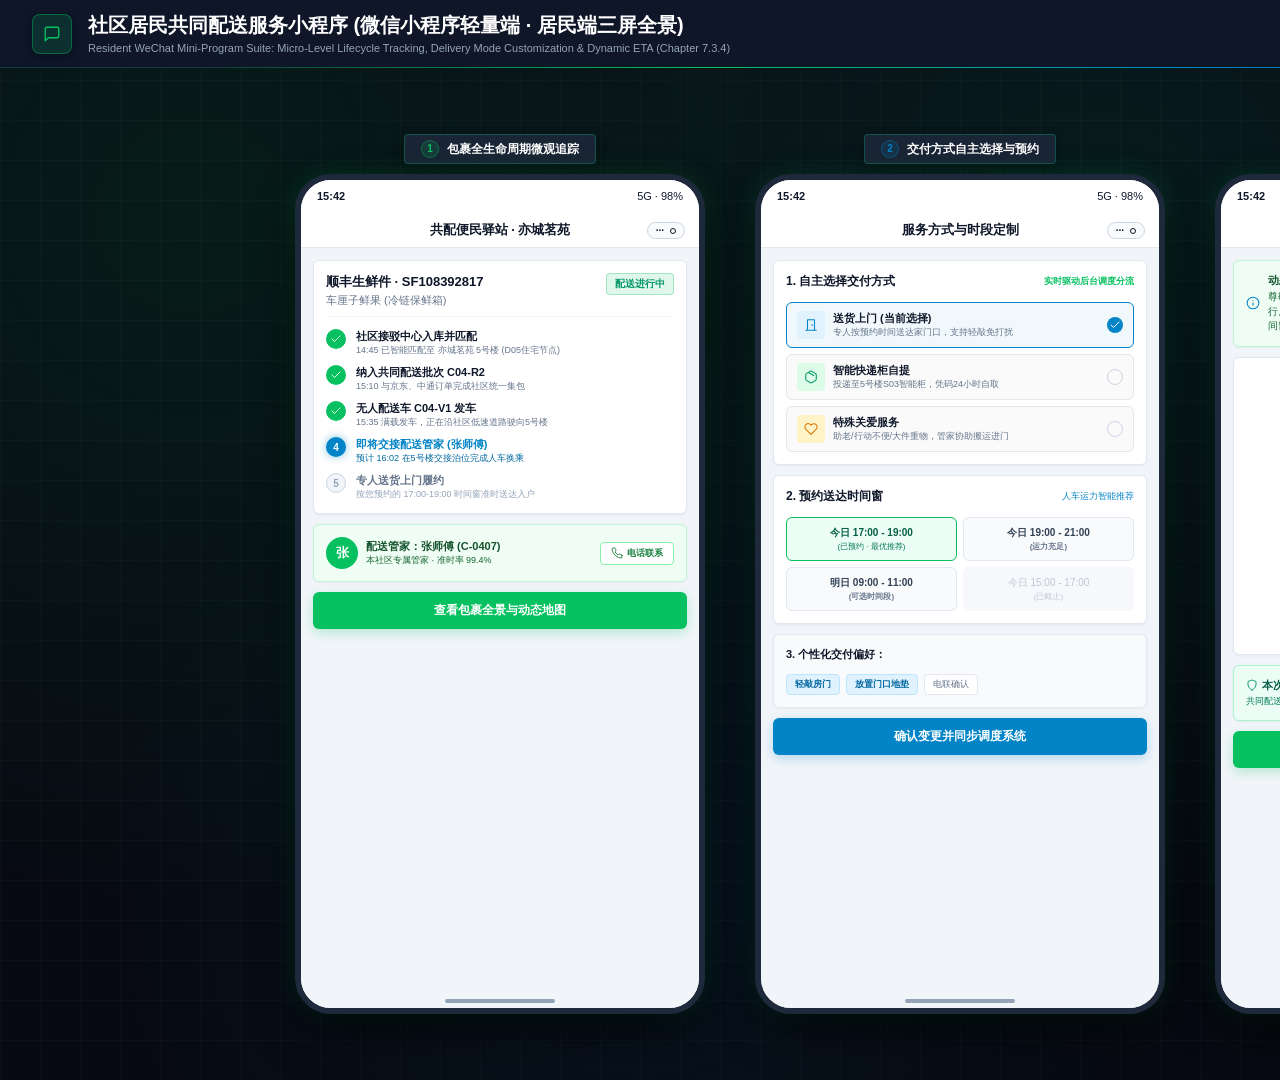
<file: chapter7_platform_frontend/terminal_resident.html>
<!DOCTYPE html>
<html lang="zh-CN">
<head>
  <meta charset="UTF-8">
  <meta name="viewport" content="width=device-width, initial-scale=1.0">
  <title>社区居民共同配送服务小程序 (微信小程序 · 三屏协同展示) (Chapter 7.3.4)</title>
  <link rel="stylesheet" href="tokens.css">
  <style>
    :root {
      --bg-body: #070a12;
      --app-bg: #f8fafc;
      --card-bg: #ffffff;
      --wechat-green: #07c160;
      --brand-blue: #0284c7;
      --amber: #f59e0b;
      --rose: #f43f5e;
      --emerald: #10b981;
      --text-main: #0f172a;
      --text-muted: #64748b;
      --border-color: #e2e8f0;
    }
    * {
      margin: 0;
      padding: 0;
      box-sizing: border-box;
      font-family: -apple-system, BlinkMacSystemFont, "Segoe UI", Roboto, "PingFang SC", "Hiragino Sans GB", "Microsoft YaHei", sans-serif;
      -webkit-font-smoothing: antialiased;
    }
    body {
      background-color: var(--bg-body);
      color: #fff;
      width: 1920px;
      height: 1080px;
      overflow: hidden;
      display: flex;
      flex-direction: column;
      padding: 0;
      background-image: 
        radial-gradient(circle at 15% 20%, rgba(7, 193, 96, 0.1) 0%, transparent 50%),
        radial-gradient(circle at 50% 80%, rgba(2, 132, 199, 0.08) 0%, transparent 50%),
        radial-gradient(circle at 85% 20%, rgba(16, 185, 129, 0.1) 0%, transparent 50%),
        linear-gradient(rgba(255, 255, 255, 0.02) 1px, transparent 1px),
        linear-gradient(90deg, rgba(255, 255, 255, 0.02) 1px, transparent 1px);
      background-size: 100% 100%, 100% 100%, 100% 100%, 40px 40px, 40px 40px;
    }

    /* Header */
    header {
      height: 68px;
      background: rgba(15, 23, 42, 0.95);
      border-bottom: 1px solid rgba(16, 185, 129, 0.22);
      display: flex;
      align-items: center;
      justify-content: space-between;
      padding: 0 32px;
      position: relative;
    }
    header::after {
      content: '';
      position: absolute;
      bottom: -1px;
      left: 10%;
      width: 80%;
      height: 1px;
      background: linear-gradient(90deg, transparent, var(--wechat-green), var(--brand-blue), transparent);
    }
    .header-left {
      display: flex;
      align-items: center;
      gap: 16px;
    }
    .logo-badge {
      width: 40px;
      height: 40px;
      background: rgba(7, 193, 96, 0.15);
      border: 1px solid rgba(7, 193, 96, 0.4);
      border-radius: 8px;
      display: flex;
      align-items: center;
      justify-content: center;
      color: var(--wechat-green);
      box-shadow: 0 2px 8px rgba(0, 0, 0, 0.35);
    }
    .title-group h1 {
      font-size: 20px;
      font-weight: 700;
      color: #fff;
      line-height: 1.35;
      letter-spacing: 0;
    }
    .title-group p { font-size: 11px; color: #94a3b8; line-height: 1.35; margin-top: 2px; }

    .header-right {
      display: flex;
      align-items: center;
      gap: 20px;
      font-size: 12px;
    }
    .resident-pill {
      background: rgba(7, 193, 96, 0.12);
      border: 1px solid rgba(7, 193, 96, 0.35);
      padding: 5px 14px;
      border-radius: 4px;
      color: #a7f3d0;
      font-weight: 600;
    }

    /* Showcase Main Body: 3 Phones Side by Side */
    .showcase-container {
      flex: 1;
      display: flex;
      align-items: center;
      justify-content: center;
      gap: 50px;
      padding: 16px 40px;
      overflow: hidden;
    }

    .phone-column {
      display: flex;
      flex-direction: column;
      align-items: center;
      gap: 10px;
    }
    .phone-tag-badge {
      background: rgba(30, 41, 59, 0.85);
      border: 1px solid rgba(16, 185, 129, 0.3);
      padding: 5px 16px;
      border-radius: 4px;
      font-size: 12px;
      font-weight: 700;
      color: #fff;
      display: flex;
      align-items: center;
      gap: 8px;
      box-shadow: 0 4px 12px rgba(0, 0, 0, 0.3);
    }

    /* Smartphone Frame */
    .phone-mockup {
      width: 410px;
      height: 840px;
      background: var(--app-bg);
      border: 6px solid #1e293b;
      border-radius: 36px;
      box-shadow: 0 20px 50px -10px rgba(0, 0, 0, 0.9), 0 0 25px rgba(7, 193, 96, 0.18);
      display: flex;
      flex-direction: column;
      position: relative;
      overflow: hidden;
      color: var(--text-main);
    }

    /* WeChat Mini-Program Header / Top Bar */
    .wechat-top-bar {
      height: 68px;
      background: #ffffff;
      border-bottom: 1px solid #e2e8f0;
      display: flex;
      flex-direction: column;
      justify-content: space-between;
      padding: 10px 16px 8px 16px;
      position: relative;
    }
    .status-time {
      font-size: 11px;
      font-weight: 600;
      color: #0f172a;
    }
    .status-icons {
      position: absolute;
      top: 10px;
      right: 16px;
      font-size: 11px;
      color: #0f172a;
    }
    .miniapp-title {
      font-size: 13px;
      font-weight: 700;
      color: #0f172a;
      text-align: center;
      margin-top: 4px;
    }
    .wechat-capsule {
      position: absolute;
      bottom: 8px;
      right: 14px;
      border: 1px solid #cbd5e1;
      border-radius: 14px;
      padding: 2px 8px;
      display: flex;
      align-items: center;
      gap: 6px;
      font-size: 10px;
      color: #0f172a;
      background: #f8fafc;
    }
    .capsule-dot { font-weight: bold; }
    .capsule-circle { width: 6px; height: 6px; border-radius: 50%; border: 1.5px solid #0f172a; }

    /* App Scrollable Content */
    .app-content {
      flex: 1;
      padding: 12px;
      display: flex;
      flex-direction: column;
      gap: 10px;
      overflow-y: auto;
      background: #f1f5f9;
    }

    .content-card {
      background: var(--card-bg);
      border-radius: 6px;
      padding: 12px;
      border: 1px solid var(--border-color);
      box-shadow: 0 1px 3px rgba(0, 0, 0, 0.05);
      display: flex;
      flex-direction: column;
      gap: 8px;
    }

    .home-indicator {
      width: 110px;
      height: 4px;
      background: #94a3b8;
      border-radius: 2px;
      position: absolute;
      bottom: 5px;
      left: 50%;
      transform: translateX(-50%);
    }
  </style>
</head>
<body>

  <!-- Top Header -->
  <header>
    <div class="header-left">
      <div class="logo-badge">
        <svg class="od-icon od-icon-lg" viewBox="0 0 24 24"><path d="M21 15a2 2 0 0 1-2 2H7l-4 4V5a2 2 0 0 1 2-2h14a2 2 0 0 1 2 2z"></path></svg>
      </div>
      <div class="title-group">
        <h1>社区居民共同配送服务小程序 (微信小程序轻量端 · 居民端三屏全景)</h1>
        <p>Resident WeChat Mini-Program Suite: Micro-Level Lifecycle Tracking, Delivery Mode Customization & Dynamic ETA (Chapter 7.3.4)</p>
      </div>
    </div>
    <div class="header-right">
      <div class="resident-pill">
        <span>服务试点：亦城茗苑 5号楼2单元1402室 (业主端)</span>
      </div>
      <div style="font-family:var(--od-font-mono); color:var(--blue-light); font-size:13px;" class="tnum">15:42:19</div>
    </div>
  </header>

  <!-- Main Showcase Grid (3 Phones Side by Side) -->
  <div class="showcase-container">

    <!-- Screen 1: 包裹全生命周期微观追踪 -->
    <div class="phone-column">
      <div class="phone-tag-badge">
        <span class="step-badge" style="color:var(--wechat-green); border-color:rgba(7,193,96,0.4); background:rgba(7,193,96,0.15);">1</span> 包裹全生命周期微观追踪
      </div>
      <div class="phone-mockup">
        <div class="wechat-top-bar">
          <div class="status-time">15:42</div>
          <div class="status-icons">5G · 98%</div>
          <div class="miniapp-title">共配便民驿站 · 亦城茗苑</div>
          <div class="wechat-capsule"><span class="capsule-dot">···</span><span class="capsule-circle"></span></div>
        </div>

        <div class="app-content">
          <!-- Parcel Overview Card -->
          <div class="content-card">
            <div style="display:flex; justify-content:space-between; align-items:flex-start; border-bottom:1px solid #f1f5f9; padding-bottom:8px;">
              <div>
                <div style="font-size:13px; font-weight:700; color:#0f172a;">顺丰生鲜件 · SF108392817</div>
                <div style="font-size:11px; color:#64748b; margin-top:2px;">车厘子鲜果 (冷链保鲜箱)</div>
              </div>
              <span style="background:rgba(7,193,96,0.12); color:#059669; font-weight:700; font-size:10px; padding:3px 8px; border-radius:4px; border:1px solid rgba(7,193,96,0.3);">配送进行中</span>
            </div>

            <!-- Granular Timeline -->
            <div style="display:flex; flex-direction:column; gap:8px; margin-top:4px;">
              <div style="display:flex; gap:10px; position:relative;">
                <div style="width:20px; height:20px; border-radius:50%; background:#07c160; color:#fff; display:flex; align-items:center; justify-content:center;">
                  <svg class="od-icon od-icon-sm" viewBox="0 0 24 24"><polyline points="20 6 9 17 4 12"></polyline></svg>
                </div>
                <div>
                  <div style="font-size:11px; font-weight:700; color:#0f172a;">社区接驳中心入库并匹配</div>
                  <div style="font-size:9px; color:#64748b;">14:45 已智能匹配至 亦城茗苑 5号楼 (D05住宅节点)</div>
                </div>
              </div>

              <div style="display:flex; gap:10px; position:relative;">
                <div style="width:20px; height:20px; border-radius:50%; background:#07c160; color:#fff; display:flex; align-items:center; justify-content:center;">
                  <svg class="od-icon od-icon-sm" viewBox="0 0 24 24"><polyline points="20 6 9 17 4 12"></polyline></svg>
                </div>
                <div>
                  <div style="font-size:11px; font-weight:700; color:#0f172a;">纳入共同配送批次 C04-R2</div>
                  <div style="font-size:9px; color:#64748b;">15:10 与京东、中通订单完成社区统一集包</div>
                </div>
              </div>

              <div style="display:flex; gap:10px; position:relative;">
                <div style="width:20px; height:20px; border-radius:50%; background:#07c160; color:#fff; display:flex; align-items:center; justify-content:center;">
                  <svg class="od-icon od-icon-sm" viewBox="0 0 24 24"><polyline points="20 6 9 17 4 12"></polyline></svg>
                </div>
                <div>
                  <div style="font-size:11px; font-weight:700; color:#0f172a;">无人配送车 C04-V1 发车</div>
                  <div style="font-size:9px; color:#64748b;">15:35 满载发车，正在沿社区低速道路驶向5号楼</div>
                </div>
              </div>

              <div style="display:flex; gap:10px; position:relative;">
                <div style="width:20px; height:20px; border-radius:50%; background:#0284c7; color:#fff; display:flex; align-items:center; justify-content:center; font-size:10px; font-weight:bold; box-shadow:0 0 8px rgba(2,132,199,0.5);">4</div>
                <div>
                  <div style="font-size:11px; font-weight:700; color:#0284c7;">即将交接配送管家 (张师傅)</div>
                  <div style="font-size:9px; color:#0369a1;">预计 16:02 在5号楼交接泊位完成人车换乘</div>
                </div>
              </div>

              <div style="display:flex; gap:10px; position:relative;">
                <div style="width:20px; height:20px; border-radius:50%; background:#f1f5f9; color:#94a3b8; border:1px solid #cbd5e1; display:flex; align-items:center; justify-content:center; font-size:10px; font-weight:bold;">5</div>
                <div>
                  <div style="font-size:11px; font-weight:700; color:#64748b;">专人送货上门履约</div>
                  <div style="font-size:9px; color:#94a3b8;">按您预约的 17:00-19:00 时间窗准时送达入户</div>
                </div>
              </div>
            </div>
          </div>

          <!-- Courier Profile Card -->
          <div class="content-card" style="background:#f0fdf4; border-color:#bbf7d0;">
            <div style="display:flex; justify-content:space-between; align-items:center;">
              <div style="display:flex; align-items:center; gap:8px;">
                <div style="width:32px; height:32px; border-radius:50%; background:#07c160; color:#fff; display:flex; align-items:center; justify-content:center; font-weight:bold; font-size:13px;">张</div>
                <div>
                  <div style="font-size:11px; font-weight:700; color:#14532d;">配送管家：张师傅 (C-0407)</div>
                  <div style="font-size:9px; color:#166534;">本社区专属管家 · 准时率 99.4%</div>
                </div>
              </div>
              <button style="background:#fff; border:1px solid #86efac; color:#15803d; font-size:9px; padding:4px 10px; border-radius:4px; font-weight:600; cursor:pointer; display:flex; align-items:center; gap:4px;">
                <svg class="od-icon od-icon-sm" viewBox="0 0 24 24"><path d="M22 16.92v3a2 2 0 0 1-2.18 2 19.79 19.79 0 0 1-8.63-3.07 19.5 19.5 0 0 1-6-6 19.79 19.79 0 0 1-3.07-8.67A2 2 0 0 1 4.11 2h3a2 2 0 0 1 2 1.72 12.84 12.84 0 0 0 .7 2.81 2 2 0 0 1-.45 2.11L8.09 9.91a16 16 0 0 0 6 6l1.27-1.27a2 2 0 0 1 2.11-.45 12.84 12.84 0 0 0 2.81.7A2 2 0 0 1 22 16.92z"></path></svg>
                电话联系
              </button>
            </div>
          </div>

          <button style="width:100%; background:#07c160; color:#fff; border:none; padding:10px; border-radius:6px; font-size:12px; font-weight:700; cursor:pointer; box-shadow:0 4px 12px rgba(7,193,96,0.25);">
            查看包裹全景与动态地图
          </button>
        </div>
        <div class="home-indicator"></div>
      </div>
    </div>

    <!-- Screen 2: 交付方式自主定制与时段预约 -->
    <div class="phone-column">
      <div class="phone-tag-badge">
        <span class="step-badge" style="color:var(--brand-blue); border-color:rgba(2,132,199,0.4); background:rgba(2,132,199,0.15);">2</span> 交付方式自主选择与预约
      </div>
      <div class="phone-mockup">
        <div class="wechat-top-bar">
          <div class="status-time">15:42</div>
          <div class="status-icons">5G · 98%</div>
          <div class="miniapp-title">服务方式与时段定制</div>
          <div class="wechat-capsule"><span class="capsule-dot">···</span><span class="capsule-circle"></span></div>
        </div>

        <div class="app-content">
          <!-- Mode Selection Card -->
          <div class="content-card">
            <div style="display:flex; justify-content:space-between; align-items:center;">
              <span style="font-size:12px; font-weight:700; color:#0f172a;">1. 自主选择交付方式</span>
              <span style="font-size:9px; color:#07c160; font-weight:600;">实时驱动后台调度分流</span>
            </div>

            <div style="display:flex; flex-direction:column; gap:6px; margin-top:4px;">
              <!-- Doorstep Selected -->
              <div style="border:1.5px solid #0284c7; background:rgba(2,132,199,0.06); border-radius:6px; padding:8px 10px; display:flex; justify-content:space-between; align-items:center;">
                <div style="display:flex; align-items:center; gap:8px;">
                  <div style="width:28px; height:28px; background:#e0f2fe; border-radius:4px; display:flex; align-items:center; justify-content:center;">
                    <svg class="od-icon od-icon-md" viewBox="0 0 24 24" style="color:var(--brand-blue);"><path d="M3 21h18M6 21V3h12v18M14 11v2"></path></svg>
                  </div>
                  <div>
                    <div style="font-size:11px; font-weight:700; color:#0f172a;">送货上门 (当前选择)</div>
                    <div style="font-size:9px; color:#64748b;">专人按预约时间送达家门口，支持轻敲免打扰</div>
                  </div>
                </div>
                <div style="width:16px; height:16px; border-radius:50%; background:#0284c7; color:#fff; display:flex; align-items:center; justify-content:center;">
                  <svg class="od-icon od-icon-sm" viewBox="0 0 24 24"><polyline points="20 6 9 17 4 12"></polyline></svg>
                </div>
              </div>

              <!-- Locker Option -->
              <div style="border:1px solid #e2e8f0; background:#fafafa; border-radius:6px; padding:8px 10px; display:flex; justify-content:space-between; align-items:center;">
                <div style="display:flex; align-items:center; gap:8px;">
                  <div style="width:28px; height:28px; background:#dcfce7; border-radius:4px; display:flex; align-items:center; justify-content:center;">
                    <svg class="od-icon od-icon-md" viewBox="0 0 24 24" style="color:#059669;"><line x1="16.5" y1="9.4" x2="7.5" y2="4.21"></line><path d="M21 16V8a2 2 0 0 0-1-1.73l-7-4a2 2 0 0 0-2 0l-7 4A2 2 0 0 0 3 8v8a2 2 0 0 0 1 1.73l7 4a2 2 0 0 0 2 0l7-4A2 2 0 0 0 21 16z"></path></svg>
                  </div>
                  <div>
                    <div style="font-size:11px; font-weight:700; color:#0f172a;">智能快递柜自提</div>
                    <div style="font-size:9px; color:#64748b;">投递至5号楼S03智能柜，凭码24小时自取</div>
                  </div>
                </div>
                <div style="width:16px; height:16px; border-radius:50%; border:1px solid #cbd5e1;"></div>
              </div>

              <!-- Care Option -->
              <div style="border:1px solid #e2e8f0; background:#fafafa; border-radius:6px; padding:8px 10px; display:flex; justify-content:space-between; align-items:center;">
                <div style="display:flex; align-items:center; gap:8px;">
                  <div style="width:28px; height:28px; background:#fef3c7; border-radius:4px; display:flex; align-items:center; justify-content:center;">
                    <svg class="od-icon od-icon-md" viewBox="0 0 24 24" style="color:#d97706;"><path d="M20.84 4.61a5.5 5.5 0 0 0-7.78 0L12 5.67l-1.06-1.06a5.5 5.5 0 0 0-7.78 7.78l1.06 1.06L12 21.23l7.78-7.78 1.06-1.06a5.5 5.5 0 0 0 0-7.78z"></path></svg>
                  </div>
                  <div>
                    <div style="font-size:11px; font-weight:700; color:#0f172a;">特殊关爱服务</div>
                    <div style="font-size:9px; color:#64748b;">助老/行动不便/大件重物，管家协助搬运进门</div>
                  </div>
                </div>
                <div style="width:16px; height:16px; border-radius:50%; border:1px solid #cbd5e1;"></div>
              </div>
            </div>
          </div>

          <!-- Time Window Card -->
          <div class="content-card">
            <div style="display:flex; justify-content:space-between; align-items:center;">
              <span style="font-size:12px; font-weight:700; color:#0f172a;">2. 预约送达时间窗</span>
              <span style="font-size:9px; color:#0284c7;">人车运力智能推荐</span>
            </div>

            <div style="display:grid; grid-template-columns:1fr 1fr; gap:6px; margin-top:4px;">
              <div style="border:1.5px solid #07c160; background:#ecfdf5; border-radius:6px; padding:8px; text-align:center; font-size:10px; font-weight:700; color:#065f46;">
                今日 17:00 - 19:00<br>
                <span style="font-size:8px; font-weight:normal; color:#047857;">(已预约 · 最优推荐)</span>
              </div>
              <div style="border:1px solid #e2e8f0; background:#f8fafc; border-radius:6px; padding:8px; text-align:center; font-size:10px; font-weight:600; color:#334155;">
                今日 19:00 - 21:00<br>
                <span style="font-size:8px; color:#64748b;">(运力充足)</span>
              </div>
              <div style="border:1px solid #e2e8f0; background:#f8fafc; border-radius:6px; padding:8px; text-align:center; font-size:10px; font-weight:600; color:#334155;">
                明日 09:00 - 11:00<br>
                <span style="font-size:8px; color:#64748b;">(可选时间段)</span>
              </div>
              <div style="border:1px solid #f1f5f9; background:#f1f5f9; border-radius:6px; padding:8px; text-align:center; font-size:10px; color:#94a3b8; opacity:0.6;">
                今日 15:00 - 17:00<br>
                <span style="font-size:8px;">(已截止)</span>
              </div>
            </div>
          </div>

          <!-- Doorstep Setting Card -->
          <div class="content-card" style="background:#f8fafc;">
            <div style="font-size:11px; font-weight:700; color:#0f172a;">3. 个性化交付偏好：</div>
            <div style="display:flex; gap:6px; margin-top:4px;">
              <span style="background:#e0f2fe; color:#0369a1; border:1px solid #bae6fd; font-size:9px; padding:3px 8px; border-radius:4px; font-weight:600;">轻敲房门</span>
              <span style="background:#e0f2fe; color:#0369a1; border:1px solid #bae6fd; font-size:9px; padding:3px 8px; border-radius:4px; font-weight:600;">放置门口地垫</span>
              <span style="background:#fff; color:#64748b; border:1px solid #e2e8f0; font-size:9px; padding:3px 8px; border-radius:4px;">电联确认</span>
            </div>
          </div>

          <button style="width:100%; background:#0284c7; color:#fff; border:none; padding:10px; border-radius:6px; font-size:12px; font-weight:700; cursor:pointer; box-shadow:0 4px 12px rgba(2,132,199,0.25);">
            确认变更并同步调度系统
          </button>
        </div>
        <div class="home-indicator"></div>
      </div>
    </div>

    <!-- Screen 3: 动态ETA通知与取件/签收凭证 -->
    <div class="phone-column">
      <div class="phone-tag-badge">
        <span class="step-badge" style="color:var(--rose); border-color:rgba(244,63,94,0.4); background:rgba(244,63,94,0.15);">3</span> 动态ETA通知与签收凭证
      </div>
      <div class="phone-mockup">
        <div class="wechat-top-bar">
          <div class="status-time">15:42</div>
          <div class="status-icons">5G · 98%</div>
          <div class="miniapp-title">服务通知与取件凭证</div>
          <div class="wechat-capsule"><span class="capsule-dot">···</span><span class="capsule-circle"></span></div>
        </div>

        <div class="app-content">
          <!-- Dynamic ETA Notice Card -->
          <div class="content-card" style="background:#f0fdf4; border-color:#bbf7d0;">
            <div style="display:flex; gap:8px;">
              <div style="display:flex; align-items:center;">
                <svg class="od-icon od-icon-md" viewBox="0 0 24 24" style="color:#0284c7;"><circle cx="12" cy="12" r="10"></circle><line x1="12" y1="16" x2="12" y2="12"></line><line x1="12" y1="8" x2="12.01" y2="8"></line></svg>
              </div>
              <div>
                <div style="font-size:11px; font-weight:700; color:#14532d;">动态闭环通知：时效微调通知</div>
                <div style="font-size:10px; color:#166534; line-height:1.45; margin-top:2px;">
                  尊敬的业主：因小区主干道临时施工，无人车已自动切换至景观环道绕行。您的包裹预计送达时间微调至 <strong>16:38</strong>，仍在您预约的 17:00-19:00 时间窗前，请您放心！
                </div>
              </div>
            </div>
          </div>

          <!-- Digital Pick-up / Sign-off QR Card -->
          <div class="content-card" style="align-items:center; text-align:center; padding:16px;">
            <div style="font-size:13px; font-weight:700; color:#0f172a;">动态安全签收码</div>
            <div style="font-size:10px; color:#64748b; margin-top:2px;">配送管家上门时请出示此码核销</div>

            <!-- Simulated QR Code -->
            <div style="width:140px; height:140px; background:#0f172a; border-radius:8px; margin:12px 0; padding:10px; display:flex; flex-direction:column; align-items:center; justify-content:center; box-shadow:0 4px 14px rgba(0,0,0,0.15);">
              <div style="width:120px; height:120px; background:#fff; border-radius:4px; display:flex; flex-direction:column; align-items:center; justify-content:center; position:relative;">
                <!-- QR Elements -->
                <svg width="56" height="56" viewBox="0 0 24 24" fill="none" stroke="#0f172a" stroke-width="2">
                  <rect x="3" y="3" width="6" height="6"></rect>
                  <rect x="15" y="3" width="6" height="6"></rect>
                  <rect x="3" y="15" width="6" height="6"></rect>
                  <rect x="15" y="15" width="2" height="2"></rect>
                  <rect x="19" y="15" width="2" height="2"></rect>
                  <rect x="15" y="19" width="2" height="2"></rect>
                  <rect x="19" y="19" width="2" height="2"></rect>
                </svg>
                <div style="font-family:var(--od-font-mono); font-weight:bold; font-size:11px; color:#0284c7; margin-top:4px;">SF-8392</div>
              </div>
            </div>

            <div style="font-size:15px; font-weight:800; letter-spacing:2px; color:#0284c7; font-family:var(--od-font-mono);">
              8 3 9 2 - 1 4 0 2
            </div>
            <div style="font-size:9px; color:#94a3b8; margin-top:4px;">有效期至今日 19:30 · 动态刷新</div>
          </div>

          <!-- Carbon & Evaluation Card -->
          <div class="content-card" style="background:#ecfdf5; border-color:#a7f3d0;">
            <div style="display:flex; justify-content:space-between; align-items:center;">
              <div>
                <div style="font-size:11px; font-weight:700; color:#065f46; display:flex; align-items:center; gap:4px;">
                  <svg class="od-icon od-icon-sm" viewBox="0 0 24 24" style="color:#059669;"><path d="M12 22s8-4 8-10V5l-8-3-8 3v7c0 6 8 10 8 10z"></path></svg>
                  本次共配绿色碳减排贡献
                </div>
                <div style="font-size:9px; color:#047857; margin-top:2px;">共同配送 + 无人低碳运输：节约 <strong>182.4g CO₂</strong></div>
              </div>
              <span style="background:#10b981; color:#fff; font-size:9px; padding:3px 8px; border-radius:4px; font-weight:bold;">+18 绿色积分</span>
            </div>
          </div>

          <button style="width:100%; background:#07c160; color:#fff; border:none; padding:10px; border-radius:6px; font-size:12px; font-weight:700; cursor:pointer; box-shadow:0 4px 12px rgba(7,193,96,0.25);">
            确认收货并评价服务
          </button>
        </div>
        <div class="home-indicator"></div>
      </div>
    </div>

  </div>

</body>
</html>
</file>
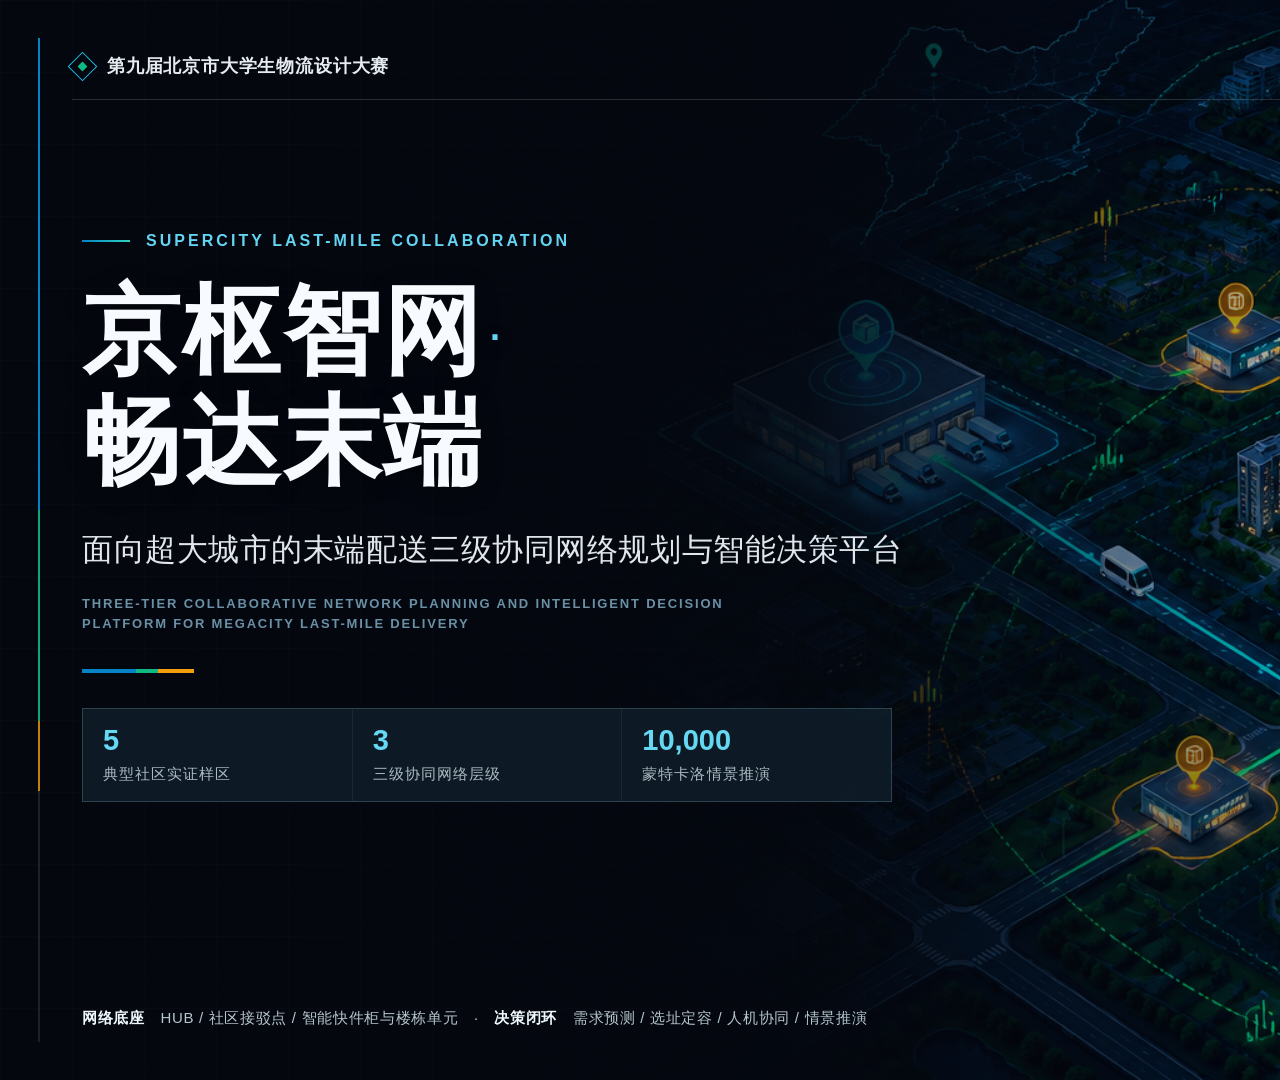
<file: docs/images/cover/landscape_cover.html>
<!doctype html>
<html lang="zh-CN">
<head>
<meta charset="utf-8">
<title>京枢智网·畅达末端｜16:9封面</title>
<style>
  @font-face { font-family: "Noto Sans SC Local"; src: url("file:///C:/Windows/Fonts/NotoSansSC-VF.ttf") format("truetype"); font-weight: 100 900; }
  @font-face { font-family: "Noto Serif SC Local"; src: url("file:///C:/Windows/Fonts/NotoSerifSC-VF.ttf") format("truetype"); font-weight: 200 900; }
  * { box-sizing: border-box; }
  html, body { width: 1920px; height: 1080px; margin: 0; overflow: hidden; background: #050810; }
  body { font-family: "Noto Sans SC Local", "Microsoft YaHei", sans-serif; color: #f7fbff; }
  .cover { position: relative; width: 100%; height: 100%; isolation: isolate; background: #050810; }
  .cover::before { content: ""; position: absolute; inset: 0; z-index: -2; background-image: url("covers-landscape_bg.png"); background-size: cover; background-position: center center; filter: brightness(1.18) saturate(1.07) contrast(1.015); }
  .cover::after { content: ""; position: absolute; inset: 0; z-index: -1;
    background:
      linear-gradient(90deg, rgba(4,7,14,.97) 0%, rgba(4,7,14,.93) 42%, rgba(4,7,14,.53) 56%, rgba(4,7,14,.045) 78%, rgba(4,7,14,.17) 100%),
      linear-gradient(180deg, rgba(4,7,14,.22), transparent 35%, rgba(4,7,14,.18)); }
  .grid { position: absolute; inset: 0; opacity: .12; pointer-events: none;
    background-image: linear-gradient(rgba(255,255,255,.13) 1px, transparent 1px), linear-gradient(90deg, rgba(255,255,255,.1) 1px, transparent 1px); background-size: 72px 72px;
    mask-image: linear-gradient(90deg, #000 0, transparent 69%); }
  header { position: absolute; top: 54px; left: 72px; right: 72px; display: flex; align-items: center; justify-content: space-between; padding-bottom: 21px; border-bottom: 1px solid rgba(255,255,255,.15); }
  .brand { display: flex; align-items: center; gap: 14px; font-size: 18px; font-weight: 680; letter-spacing: .045em; color: rgba(244,250,255,.94); }
  .brand-mark { width: 21px; height: 21px; position: relative; border: 1.5px solid #22bce8; transform: rotate(45deg); }
  .brand-mark::after { content: ""; position: absolute; left: 6px; top: 6px; width: 7px; height: 7px; background: #10b981; }
  .track { font-size: 15px; letter-spacing: .11em; color: rgba(207,224,236,.64); }
  .content { position: absolute; left: 82px; top: 232px; width: 890px; }
  .kicker { display: flex; align-items: center; gap: 16px; margin-bottom: 28px; color: #63d5f3; font-size: 16px; font-weight: 780; letter-spacing: .19em; }
  .kicker::before { content: ""; width: 48px; height: 2px; background: linear-gradient(90deg, #0284c7, #2dd4bf); }
  h1 { margin: 0; font-family: "Noto Serif SC Local", "Songti SC", serif; font-size: 98px; font-weight: 870; line-height: 1.12; letter-spacing: .025em; text-shadow: 0 5px 25px rgba(0,0,0,.3); }
  h1 .dot { color: #60d6f3; font-family: "Noto Sans SC Local", sans-serif; font-size: .55em; margin-left: .07em; vertical-align: .25em; font-weight: 500; }
  .subtitle { margin-top: 28px; font-size: 31px; line-height: 1.52; font-weight: 560; letter-spacing: .018em; color: rgba(241,248,252,.93); }
  .en { width: 720px; margin-top: 21px; font-family: "Segoe UI", "Arial", sans-serif; font-size: 13px; line-height: 1.55; font-weight: 600; letter-spacing: .14em; text-transform: uppercase; color: rgba(139,188,214,.76); }
  .rule { width: 112px; height: 4px; margin-top: 35px; background: linear-gradient(90deg, #0284c7 0 48%, #10b981 48% 68%, #f59e0b 68% 100%); }
  .metrics { display: grid; grid-template-columns: repeat(3, 1fr); gap: 1px; width: 810px; margin-top: 35px; border: 1px solid rgba(137,201,222,.17); background: rgba(137,201,222,.17); }
  .metric { min-height: 92px; padding: 17px 20px 15px; background: rgba(5,15,27,.54); backdrop-filter: blur(9px); }
  .metric-value { font-family: "Segoe UI", sans-serif; font-size: 29px; line-height: 1; font-weight: 760; color: #65d8f3; font-variant-numeric: tabular-nums; }
  .metric-label { margin-top: 10px; font-size: 15px; letter-spacing: .07em; color: rgba(219,235,243,.77); }
  .bottom { position: absolute; left: 82px; right: 82px; bottom: 52px; display: flex; justify-content: space-between; align-items: flex-end; }
  .scene { color: rgba(221,239,246,.82); font-size: 15px; letter-spacing: .045em; }
  .scene strong { color: #eff9fc; font-weight: 650; }
  .footer { color: rgba(169,207,222,.70); font-size: 12px; letter-spacing: .14em; text-align: right; }
  .edge { position: absolute; left: 38px; top: 38px; bottom: 38px; width: 2px; background: linear-gradient(180deg, #0284c7 0 47%, rgba(16,185,129,.9) 47% 68%, rgba(245,158,11,.8) 68% 75%, rgba(255,255,255,.10) 75% 100%); }
</style>
</head>
<body>
  <main class="cover">
    <div class="grid"></div><div class="edge"></div>
    <header>
      <div class="brand"><span class="brand-mark"></span><span>第九届北京市大学生物流设计大赛</span></div>
      <div class="track">主题二｜智慧物流与城市末端配送</div>
    </header>

    <section class="content">
      <div class="kicker">SUPERCITY LAST-MILE COLLABORATION</div>
      <h1>京枢智网<span class="dot">·</span><br>畅达末端</h1>
      <div class="subtitle">面向超大城市的末端配送三级协同网络规划与智能决策平台</div>
      <div class="en">Three-tier collaborative network planning and intelligent decision platform for megacity last-mile delivery</div>
      <div class="rule"></div>
      <div class="metrics">
        <div class="metric"><div class="metric-value">5</div><div class="metric-label">典型社区实证样区</div></div>
        <div class="metric"><div class="metric-value">3</div><div class="metric-label">三级协同网络层级</div></div>
        <div class="metric"><div class="metric-value">10,000</div><div class="metric-label">蒙特卡洛情景推演</div></div>
      </div>
    </section>

    <section class="bottom">
      <div class="scene"><strong>网络底座</strong>　HUB / 社区接驳点 / 智能快件柜与楼栋单元　·　<strong>决策闭环</strong>　需求预测 / 选址定容 / 人机协同 / 情景推演</div>
      <div class="footer">JINGSHU INTELLIGENT NETWORK<br>SEAMLESS LAST-MILE</div>
    </section>
  </main>
</body>
</html>
</file>
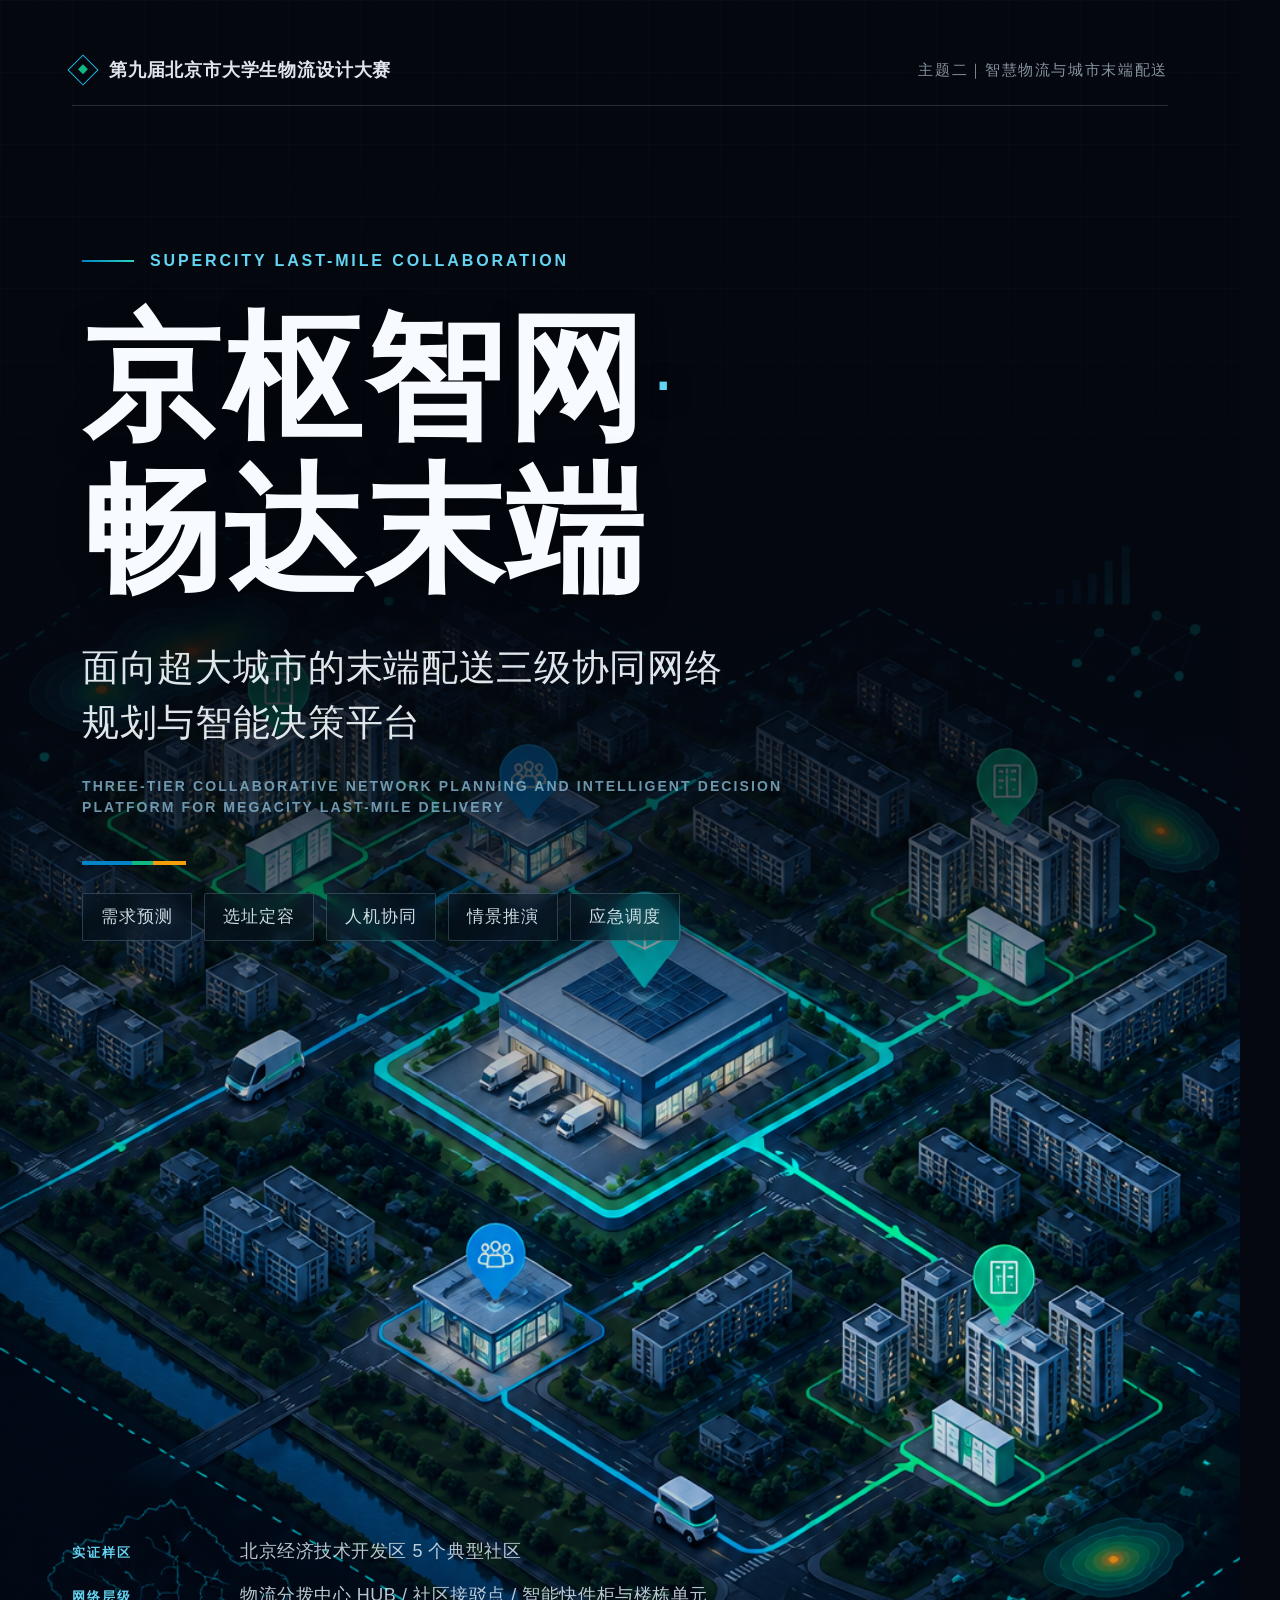
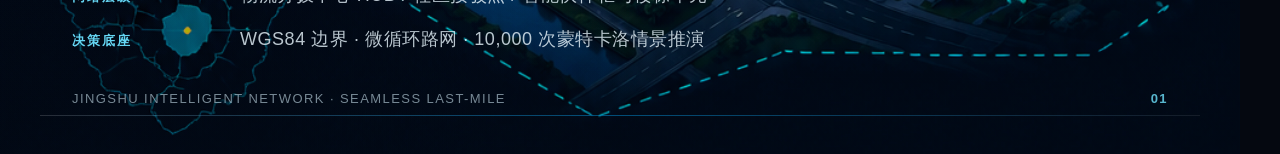
<file: docs/images/cover/portrait_cover.html>
<!doctype html>
<html lang="zh-CN">
<head>
<meta charset="utf-8">
<title>京枢智网·畅达末端｜A4封面</title>
<style>
  @font-face { font-family: "Noto Sans SC Local"; src: url("file:///C:/Windows/Fonts/NotoSansSC-VF.ttf") format("truetype"); font-weight: 100 900; }
  @font-face { font-family: "Noto Serif SC Local"; src: url("file:///C:/Windows/Fonts/NotoSerifSC-VF.ttf") format("truetype"); font-weight: 200 900; }
  * { box-sizing: border-box; }
  html, body { width: 1240px; height: 1754px; margin: 0; overflow: hidden; background: #050810; }
  body { font-family: "Noto Sans SC Local", "Microsoft YaHei", sans-serif; color: #f7fbff; }
  .cover { position: relative; width: 100%; height: 100%; isolation: isolate; background: #050810; }
  .cover::before {
    content: ""; position: absolute; inset: 0; z-index: -2;
    background-image: url("covers-portrait_bg.png"); background-size: cover; background-position: center 58%; filter: brightness(1.18) saturate(1.08) contrast(1.015);
  }
  .cover::after {
    content: ""; position: absolute; inset: 0; z-index: -1;
    background:
      linear-gradient(180deg, rgba(4,7,14,.97) 0%, rgba(4,7,14,.94) 32%, rgba(4,7,14,.68) 46%, rgba(4,7,14,.08) 66%, rgba(4,7,14,.24) 100%),
      linear-gradient(90deg, rgba(4,7,14,.15), transparent 60%);
  }
  .grid { position: absolute; inset: 0; opacity: .14; pointer-events: none;
    background-image: linear-gradient(rgba(255,255,255,.12) 1px, transparent 1px), linear-gradient(90deg, rgba(255,255,255,.1) 1px, transparent 1px);
    background-size: 72px 72px; mask-image: linear-gradient(180deg, #000 0, transparent 54%); }
  .edge-line { position: absolute; left: 40px; right: 40px; bottom: 38px; height: 1px; background: linear-gradient(90deg, rgba(255,255,255,.15), rgba(2,132,199,.55), rgba(255,255,255,.08)); }
  header { position: absolute; top: 58px; left: 72px; right: 72px; display: flex; align-items: center; justify-content: space-between; padding-bottom: 23px; border-bottom: 1px solid rgba(255,255,255,.15); }
  .brand { display: flex; align-items: center; gap: 15px; font-size: 18px; font-weight: 650; letter-spacing: .045em; color: rgba(243,249,255,.92); }
  .brand-mark { width: 22px; height: 22px; position: relative; border: 1.5px solid #22bce8; transform: rotate(45deg); }
  .brand-mark::after { content: ""; position: absolute; width: 7px; height: 7px; background: #10b981; left: 6px; top: 6px; }
  .track { font-size: 15px; letter-spacing: .11em; color: rgba(207,224,236,.64); }
  .content { position: absolute; left: 82px; right: 82px; top: 252px; }
  .kicker { display: flex; align-items: center; gap: 16px; margin-bottom: 34px; color: #63d5f3; font-size: 16px; font-weight: 740; letter-spacing: .18em; }
  .kicker::before { content: ""; width: 52px; height: 2px; background: linear-gradient(90deg, #0284c7, #2dd4bf); }
  h1 { margin: 0; font-family: "Noto Serif SC Local", "Songti SC", serif; font-size: 138px; font-weight: 870; line-height: 1.10; letter-spacing: .025em; text-shadow: 0 6px 30px rgba(0,0,0,.34); }
  h1 .dot { font-family: "Noto Sans SC Local", sans-serif; color: #60d6f3; font-size: .56em; margin-left: .06em; vertical-align: .25em; font-weight: 500; }
  .subtitle { width: 835px; margin-top: 32px; font-size: 37px; line-height: 1.50; font-weight: 560; letter-spacing: .018em; color: rgba(242,248,252,.92); }
  .en { width: 760px; margin-top: 25px; font-family: "Segoe UI", "Arial", sans-serif; font-size: 14px; line-height: 1.55; font-weight: 600; letter-spacing: .15em; text-transform: uppercase; color: rgba(139,188,214,.78); }
  .rule { width: 104px; height: 4px; margin-top: 42px; background: linear-gradient(90deg, #0284c7 0 48%, #10b981 48% 68%, #f59e0b 68% 100%); }
  .capabilities { display: flex; flex-wrap: wrap; gap: 12px; margin-top: 28px; width: 830px; }
  .cap { border: 1px solid rgba(169,219,236,.22); background: rgba(7,19,31,.46); backdrop-filter: blur(8px); padding: 11px 18px 12px; border-radius: 2px; font-size: 17px; font-weight: 580; letter-spacing: .06em; color: rgba(231,246,251,.88); }
  .evidence { position: absolute; left: 72px; right: 72px; bottom: 100px; display: grid; grid-template-columns: 1fr; gap: 16px; }
  .evidence-row { display: grid; grid-template-columns: 168px 1fr; align-items: baseline; font-size: 18px; line-height: 1.55; }
  .label { color: #65d5f2; font-size: 13px; font-weight: 760; letter-spacing: .16em; text-transform: uppercase; }
  .value { color: rgba(226,239,246,.82); letter-spacing: .03em; }
  .footer { position: absolute; left: 72px; right: 72px; bottom: 48px; display: flex; justify-content: space-between; align-items: center; color: rgba(175,197,210,.68); font-size: 13px; letter-spacing: .11em; }
  .page-no { color: rgba(105,216,242,.84); font-family: "Segoe UI", sans-serif; font-weight: 700; }
</style>
</head>
<body>
  <main class="cover">
    <div class="grid"></div>
    <div class="edge-line"></div>
    <header>
      <div class="brand"><span class="brand-mark"></span><span>第九届北京市大学生物流设计大赛</span></div>
      <div class="track">主题二｜智慧物流与城市末端配送</div>
    </header>

    <section class="content">
      <div class="kicker">SUPERCITY LAST-MILE COLLABORATION</div>
      <h1>京枢智网<span class="dot">·</span><br>畅达末端</h1>
      <div class="subtitle">面向超大城市的末端配送三级协同网络<br>规划与智能决策平台</div>
      <div class="en">Three-tier collaborative network planning and intelligent decision platform for megacity last-mile delivery</div>
      <div class="rule"></div>
      <div class="capabilities">
        <span class="cap">需求预测</span><span class="cap">选址定容</span><span class="cap">人机协同</span><span class="cap">情景推演</span><span class="cap">应急调度</span>
      </div>
    </section>

    <section class="evidence">
      <div class="evidence-row"><div class="label">实证样区</div><div class="value">北京经济技术开发区 5 个典型社区</div></div>
      <div class="evidence-row"><div class="label">网络层级</div><div class="value">物流分拨中心 HUB / 社区接驳点 / 智能快件柜与楼栋单元</div></div>
      <div class="evidence-row"><div class="label">决策底座</div><div class="value">WGS84 边界 · 微循环路网 · 10,000 次蒙特卡洛情景推演</div></div>
    </section>

    <footer class="footer">
      <span>JINGSHU INTELLIGENT NETWORK · SEAMLESS LAST-MILE</span>
      <span class="page-no">01</span>
    </footer>
  </main>
</body>
</html>
</file>
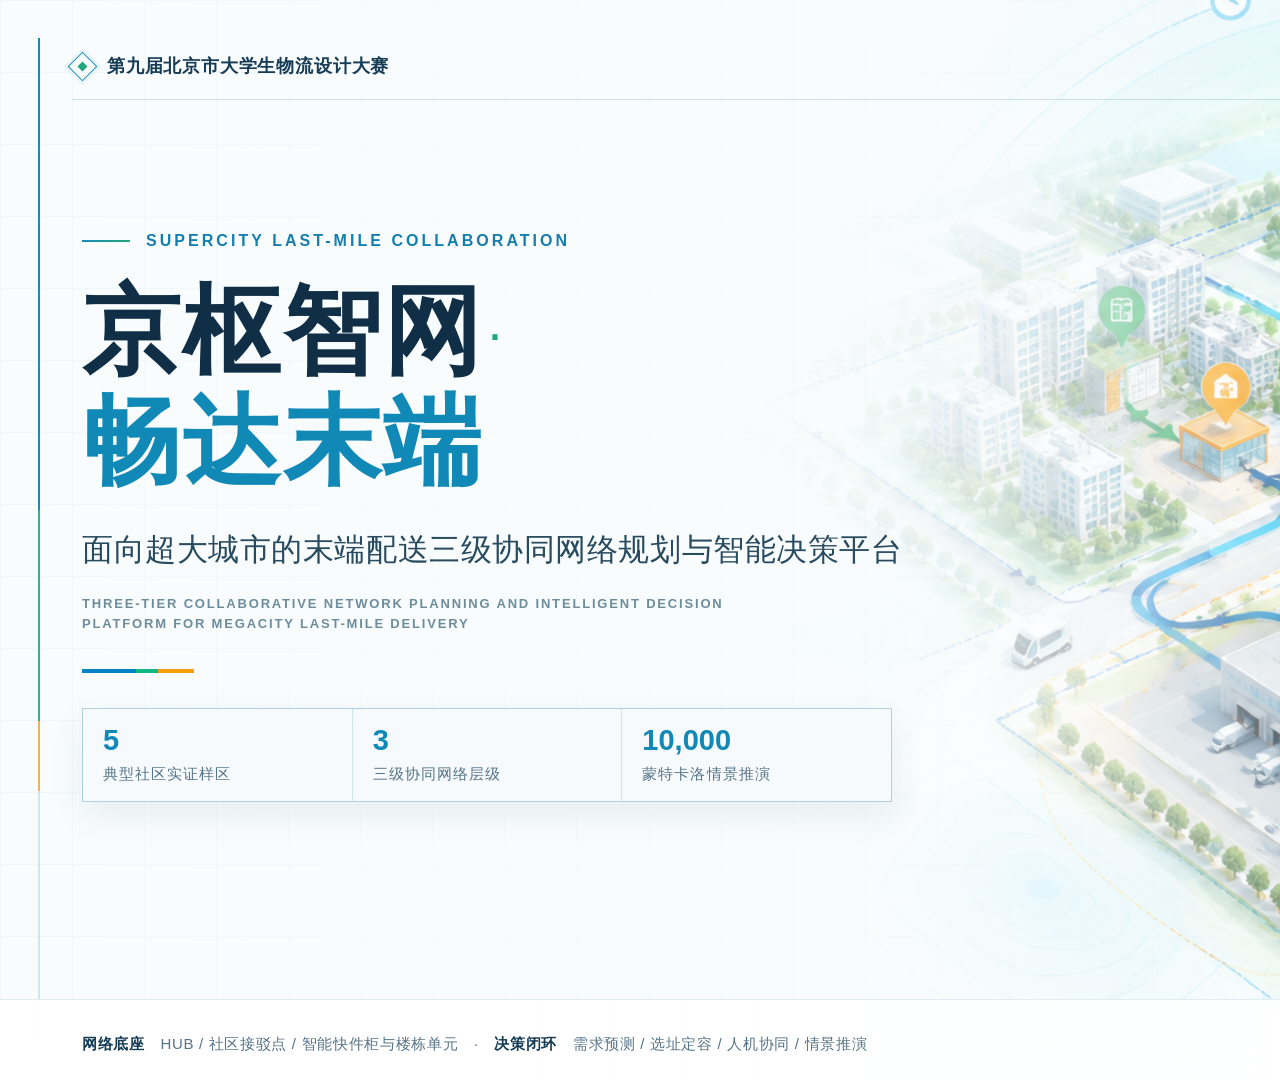
<file: docs/images/cover_bright/landscape_cover.html>
<!doctype html>
<html lang="zh-CN">
<head>
<meta charset="utf-8">
<title>京枢智网·畅达末端｜16:9封面</title>
<style>
  @font-face { font-family: "Noto Sans SC Local"; src: url("file:///C:/Windows/Fonts/NotoSansSC-VF.ttf") format("truetype"); font-weight: 100 900; }
  @font-face { font-family: "Noto Serif SC Local"; src: url("file:///C:/Windows/Fonts/NotoSerifSC-VF.ttf") format("truetype"); font-weight: 200 900; }
  * { box-sizing: border-box; }
  html, body { width: 1920px; height: 1080px; margin: 0; overflow: hidden; background: #050810; }
  body { font-family: "Noto Sans SC Local", "Microsoft YaHei", sans-serif; color: #f7fbff; }
  .cover { position: relative; width: 100%; height: 100%; isolation: isolate; background: #050810; }
  .cover::before { content: ""; position: absolute; inset: 0; z-index: -2; background-image: url("landscape_bright_bg.png"); background-size: cover; background-position: center center; filter: brightness(1.18) saturate(1.07) contrast(1.015); }
  .cover::after { content: ""; position: absolute; inset: 0; z-index: -1;
    background:
      linear-gradient(90deg, rgba(4,7,14,.97) 0%, rgba(4,7,14,.93) 42%, rgba(4,7,14,.53) 56%, rgba(4,7,14,.045) 78%, rgba(4,7,14,.17) 100%),
      linear-gradient(180deg, rgba(4,7,14,.22), transparent 35%, rgba(4,7,14,.18)); }
  .grid { position: absolute; inset: 0; opacity: .12; pointer-events: none;
    background-image: linear-gradient(rgba(255,255,255,.13) 1px, transparent 1px), linear-gradient(90deg, rgba(255,255,255,.1) 1px, transparent 1px); background-size: 72px 72px;
    mask-image: linear-gradient(90deg, #000 0, transparent 69%); }
  header { position: absolute; top: 54px; left: 72px; right: 72px; display: flex; align-items: center; justify-content: space-between; padding-bottom: 21px; border-bottom: 1px solid rgba(255,255,255,.15); }
  .brand { display: flex; align-items: center; gap: 14px; font-size: 18px; font-weight: 680; letter-spacing: .045em; color: rgba(244,250,255,.94); }
  .brand-mark { width: 21px; height: 21px; position: relative; border: 1.5px solid #22bce8; transform: rotate(45deg); }
  .brand-mark::after { content: ""; position: absolute; left: 6px; top: 6px; width: 7px; height: 7px; background: #10b981; }
  .track { font-size: 15px; letter-spacing: .11em; color: rgba(207,224,236,.64); }
  .content { position: absolute; left: 82px; top: 232px; width: 890px; }
  .kicker { display: flex; align-items: center; gap: 16px; margin-bottom: 28px; color: #63d5f3; font-size: 16px; font-weight: 780; letter-spacing: .19em; }
  .kicker::before { content: ""; width: 48px; height: 2px; background: linear-gradient(90deg, #0284c7, #2dd4bf); }
  h1 { margin: 0; font-family: "Noto Serif SC Local", "Songti SC", serif; font-size: 98px; font-weight: 870; line-height: 1.12; letter-spacing: .025em; text-shadow: 0 5px 25px rgba(0,0,0,.3); }
  h1 .dot { color: #60d6f3; font-family: "Noto Sans SC Local", sans-serif; font-size: .55em; margin-left: .07em; vertical-align: .25em; font-weight: 500; }
  .subtitle { margin-top: 28px; font-size: 31px; line-height: 1.52; font-weight: 560; letter-spacing: .018em; color: rgba(241,248,252,.93); }
  .en { width: 720px; margin-top: 21px; font-family: "Segoe UI", "Arial", sans-serif; font-size: 13px; line-height: 1.55; font-weight: 600; letter-spacing: .14em; text-transform: uppercase; color: rgba(139,188,214,.76); }
  .rule { width: 112px; height: 4px; margin-top: 35px; background: linear-gradient(90deg, #0284c7 0 48%, #10b981 48% 68%, #f59e0b 68% 100%); }
  .metrics { display: grid; grid-template-columns: repeat(3, 1fr); gap: 1px; width: 810px; margin-top: 35px; border: 1px solid rgba(137,201,222,.17); background: rgba(137,201,222,.17); }
  .metric { min-height: 92px; padding: 17px 20px 15px; background: rgba(5,15,27,.54); backdrop-filter: blur(9px); }
  .metric-value { font-family: "Segoe UI", sans-serif; font-size: 29px; line-height: 1; font-weight: 760; color: #65d8f3; font-variant-numeric: tabular-nums; }
  .metric-label { margin-top: 10px; font-size: 15px; letter-spacing: .07em; color: rgba(219,235,243,.77); }
  .bottom { position: absolute; left: 82px; right: 82px; bottom: 52px; display: flex; justify-content: space-between; align-items: flex-end; }
  .scene { color: rgba(221,239,246,.82); font-size: 15px; letter-spacing: .045em; }
  .scene strong { color: #eff9fc; font-weight: 650; }
  .footer { color: rgba(169,207,222,.70); font-size: 12px; letter-spacing: .14em; text-align: right; }
  .edge { position: absolute; left: 38px; top: 38px; bottom: 38px; width: 2px; background: linear-gradient(180deg, #0284c7 0 47%, rgba(16,185,129,.9) 47% 68%, rgba(245,158,11,.8) 68% 75%, rgba(255,255,255,.10) 75% 100%); }
  /* Bright editorial theme */
  html, body { background: #f7fbfc; color: #12344c; }
  .cover { background: #f7fbfc; color: #12344c; }
  .cover::before { filter: none; background-position: center center; }
  .cover::after { background:
    linear-gradient(90deg, rgba(249,252,253,.99) 0%, rgba(249,252,253,.97) 41%, rgba(249,252,253,.76) 52%, rgba(249,252,253,.14) 69%, rgba(255,255,255,.05) 100%),
    linear-gradient(180deg, rgba(255,255,255,.20), transparent 35%, rgba(255,255,255,.16)); }
  .grid { opacity: .34; background-image: linear-gradient(rgba(41,130,167,.12) 1px, transparent 1px), linear-gradient(90deg, rgba(41,130,167,.10) 1px, transparent 1px); }
  .edge { background: linear-gradient(180deg, #168bb8 0 47%, rgba(34,167,124,.9) 47% 68%, rgba(244,166,58,.88) 68% 75%, rgba(31,108,139,.16) 75% 100%); }
  header { border-bottom-color: rgba(43,119,151,.20); }
  .brand { color: #173c55; }
  .brand-mark { border-color: #168bb8; box-shadow: 0 0 0 3px rgba(22,139,184,.07); }
  .brand-mark::after { background: #22a77c; }
  .track { color: #64889b; }
  h1 { color: #102f47; text-shadow: none; }
  h1 .title-blue { color: #1189b6; }
  h1 .dot { color: #1da87e; }
  .kicker { color: #147fae; }
  .kicker::before { background: linear-gradient(90deg, #168bb8, #22a77c); }
  .subtitle { color: #294b60; }
  .en { color: #6d8c9c; }
  .metrics { border-color: rgba(42,130,164,.20); background: rgba(42,130,164,.20); box-shadow: 0 13px 34px rgba(46,103,126,.09); }
  .metric { background: rgba(255,255,255,.82); color: #244c62; backdrop-filter: blur(10px); }
  .metric-value { color: #1189b6; }
  .metric-label { color: #557487; }
  .bottom { left: 0; right: 0; bottom: 0; padding: 26px 82px; background: linear-gradient(90deg, rgba(255,255,255,.98) 0%, rgba(255,255,255,.91) 68%, rgba(255,255,255,.48) 100%); border-top: 1px solid rgba(42,130,164,.14); }
  .scene { color: #567487; }
  .scene strong { color: #173c55; }
  .footer { color: #7893a2; }
</style>
</head>
<body>
  <main class="cover">
    <div class="grid"></div><div class="edge"></div>
    <header>
      <div class="brand"><span class="brand-mark"></span><span>第九届北京市大学生物流设计大赛</span></div>
      <div class="track">主题二｜智慧物流与城市末端配送</div>
    </header>

    <section class="content">
      <div class="kicker">SUPERCITY LAST-MILE COLLABORATION</div>
      <h1><span>京枢智网</span><span class="dot">·</span><br><span class="title-blue">畅达末端</span></h1>
      <div class="subtitle">面向超大城市的末端配送三级协同网络规划与智能决策平台</div>
      <div class="en">Three-tier collaborative network planning and intelligent decision platform for megacity last-mile delivery</div>
      <div class="rule"></div>
      <div class="metrics">
        <div class="metric"><div class="metric-value">5</div><div class="metric-label">典型社区实证样区</div></div>
        <div class="metric"><div class="metric-value">3</div><div class="metric-label">三级协同网络层级</div></div>
        <div class="metric"><div class="metric-value">10,000</div><div class="metric-label">蒙特卡洛情景推演</div></div>
      </div>
    </section>

    <section class="bottom">
      <div class="scene"><strong>网络底座</strong>　HUB / 社区接驳点 / 智能快件柜与楼栋单元　·　<strong>决策闭环</strong>　需求预测 / 选址定容 / 人机协同 / 情景推演</div>
      <div class="footer">JINGSHU INTELLIGENT NETWORK<br>SEAMLESS LAST-MILE</div>
    </section>
  </main>
</body>
</html>
</file>
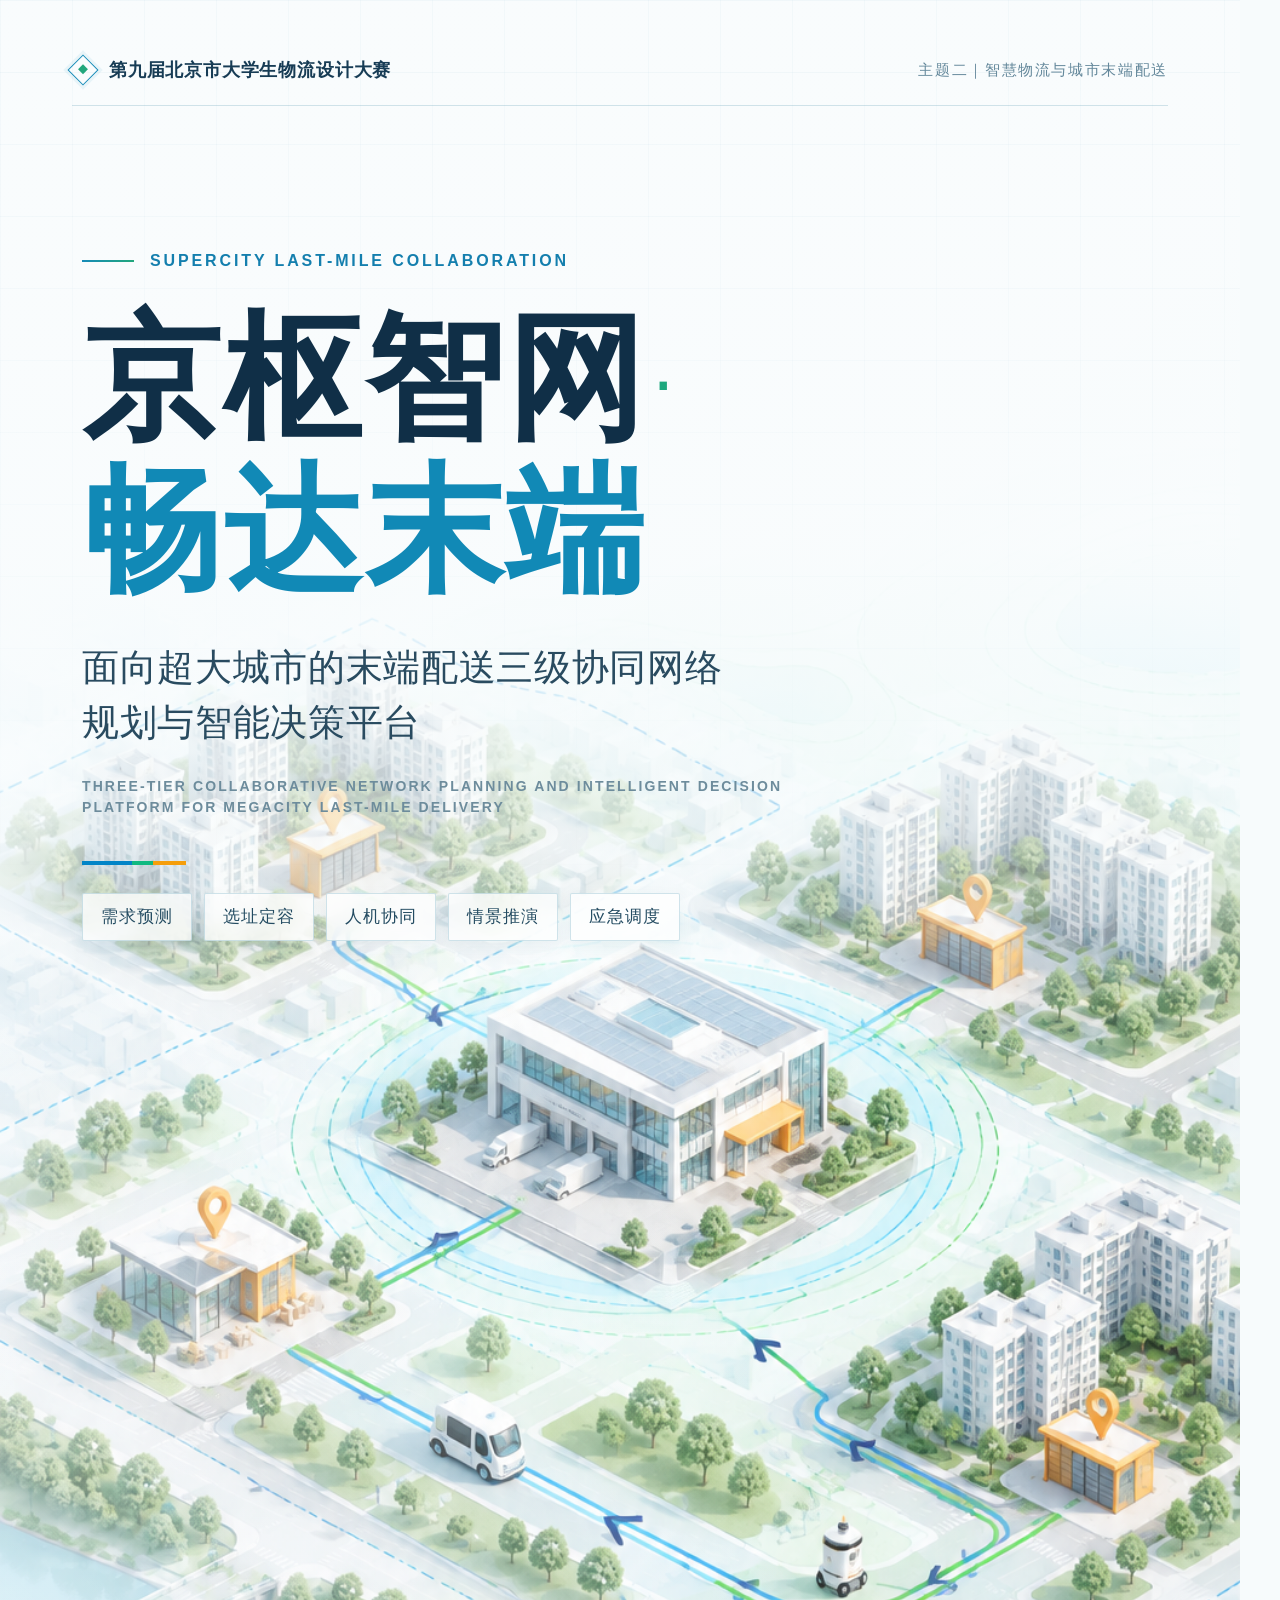
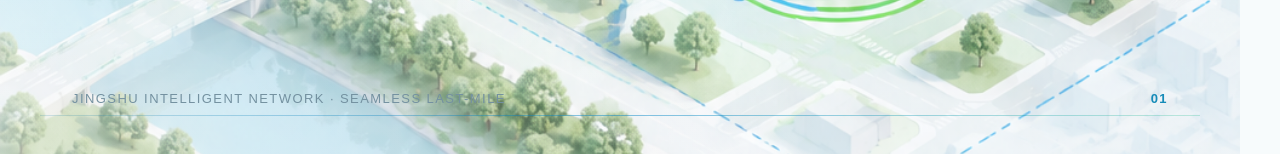
<file: docs/images/cover_bright/portrait_cover.html>
<!doctype html>
<html lang="zh-CN">
<head>
<meta charset="utf-8">
<title>京枢智网·畅达末端｜A4封面</title>
<style>
  @font-face { font-family: "Noto Sans SC Local"; src: url("file:///C:/Windows/Fonts/NotoSansSC-VF.ttf") format("truetype"); font-weight: 100 900; }
  @font-face { font-family: "Noto Serif SC Local"; src: url("file:///C:/Windows/Fonts/NotoSerifSC-VF.ttf") format("truetype"); font-weight: 200 900; }
  * { box-sizing: border-box; }
  html, body { width: 1240px; height: 1754px; margin: 0; overflow: hidden; background: #050810; }
  body { font-family: "Noto Sans SC Local", "Microsoft YaHei", sans-serif; color: #f7fbff; }
  .cover { position: relative; width: 100%; height: 100%; isolation: isolate; background: #050810; }
  .cover::before {
    content: ""; position: absolute; inset: 0; z-index: -2;
    background-image: url("portrait_bright_bg.png"); background-size: cover; background-position: center 58%; filter: brightness(1.18) saturate(1.08) contrast(1.015);
  }
  .cover::after {
    content: ""; position: absolute; inset: 0; z-index: -1;
    background:
      linear-gradient(180deg, rgba(4,7,14,.97) 0%, rgba(4,7,14,.94) 32%, rgba(4,7,14,.68) 46%, rgba(4,7,14,.08) 66%, rgba(4,7,14,.24) 100%),
      linear-gradient(90deg, rgba(4,7,14,.15), transparent 60%);
  }
  .grid { position: absolute; inset: 0; opacity: .14; pointer-events: none;
    background-image: linear-gradient(rgba(255,255,255,.12) 1px, transparent 1px), linear-gradient(90deg, rgba(255,255,255,.1) 1px, transparent 1px);
    background-size: 72px 72px; mask-image: linear-gradient(180deg, #000 0, transparent 54%); }
  .edge-line { position: absolute; left: 40px; right: 40px; bottom: 38px; height: 1px; background: linear-gradient(90deg, rgba(255,255,255,.15), rgba(2,132,199,.55), rgba(255,255,255,.08)); }
  header { position: absolute; top: 58px; left: 72px; right: 72px; display: flex; align-items: center; justify-content: space-between; padding-bottom: 23px; border-bottom: 1px solid rgba(255,255,255,.15); }
  .brand { display: flex; align-items: center; gap: 15px; font-size: 18px; font-weight: 650; letter-spacing: .045em; color: rgba(243,249,255,.92); }
  .brand-mark { width: 22px; height: 22px; position: relative; border: 1.5px solid #22bce8; transform: rotate(45deg); }
  .brand-mark::after { content: ""; position: absolute; width: 7px; height: 7px; background: #10b981; left: 6px; top: 6px; }
  .track { font-size: 15px; letter-spacing: .11em; color: rgba(207,224,236,.64); }
  .content { position: absolute; left: 82px; right: 82px; top: 252px; }
  .kicker { display: flex; align-items: center; gap: 16px; margin-bottom: 34px; color: #63d5f3; font-size: 16px; font-weight: 740; letter-spacing: .18em; }
  .kicker::before { content: ""; width: 52px; height: 2px; background: linear-gradient(90deg, #0284c7, #2dd4bf); }
  h1 { margin: 0; font-family: "Noto Serif SC Local", "Songti SC", serif; font-size: 138px; font-weight: 870; line-height: 1.10; letter-spacing: .025em; text-shadow: 0 6px 30px rgba(0,0,0,.34); }
  h1 .dot { font-family: "Noto Sans SC Local", sans-serif; color: #60d6f3; font-size: .56em; margin-left: .06em; vertical-align: .25em; font-weight: 500; }
  .subtitle { width: 835px; margin-top: 32px; font-size: 37px; line-height: 1.50; font-weight: 560; letter-spacing: .018em; color: rgba(242,248,252,.92); }
  .en { width: 760px; margin-top: 25px; font-family: "Segoe UI", "Arial", sans-serif; font-size: 14px; line-height: 1.55; font-weight: 600; letter-spacing: .15em; text-transform: uppercase; color: rgba(139,188,214,.78); }
  .rule { width: 104px; height: 4px; margin-top: 42px; background: linear-gradient(90deg, #0284c7 0 48%, #10b981 48% 68%, #f59e0b 68% 100%); }
  .capabilities { display: flex; flex-wrap: wrap; gap: 12px; margin-top: 28px; width: 830px; }
  .cap { border: 1px solid rgba(169,219,236,.22); background: rgba(7,19,31,.46); backdrop-filter: blur(8px); padding: 11px 18px 12px; border-radius: 2px; font-size: 17px; font-weight: 580; letter-spacing: .06em; color: rgba(231,246,251,.88); }
  .evidence { position: absolute; left: 72px; right: 72px; bottom: 100px; display: grid; grid-template-columns: 1fr; gap: 16px; }
  .evidence-row { display: grid; grid-template-columns: 168px 1fr; align-items: baseline; font-size: 18px; line-height: 1.55; }
  .label { color: #65d5f2; font-size: 13px; font-weight: 760; letter-spacing: .16em; text-transform: uppercase; }
  .value { color: rgba(226,239,246,.82); letter-spacing: .03em; }
  .footer { position: absolute; left: 72px; right: 72px; bottom: 48px; display: flex; justify-content: space-between; align-items: center; color: rgba(175,197,210,.68); font-size: 13px; letter-spacing: .11em; }
  .page-no { color: rgba(105,216,242,.84); font-family: "Segoe UI", sans-serif; font-weight: 700; }
  /* Bright editorial theme */
  html, body { background: #f7fbfc; color: #12344c; }
  .cover { background: #f7fbfc; color: #12344c; }
  .cover::before { filter: none; background-position: center top; }
  .cover::after { background:
    linear-gradient(180deg, rgba(249,252,253,.98) 0%, rgba(249,252,253,.95) 31%, rgba(247,252,253,.58) 47%, rgba(247,252,253,.05) 62%, rgba(255,255,255,.18) 100%),
    linear-gradient(90deg, rgba(255,255,255,.32), transparent 68%); }
  .grid { opacity: .34; background-image: linear-gradient(rgba(41,130,167,.12) 1px, transparent 1px), linear-gradient(90deg, rgba(41,130,167,.10) 1px, transparent 1px); }
  .edge-line { background: linear-gradient(90deg, rgba(30,126,164,.18), rgba(2,132,199,.48), rgba(16,185,129,.24)); }
  header { border-bottom-color: rgba(43,119,151,.20); }
  .brand { color: #173c55; }
  .brand-mark { border-color: #168bb8; box-shadow: 0 0 0 3px rgba(22,139,184,.07); }
  .brand-mark::after { background: #22a77c; }
  .track { color: #64889b; }
  h1 { color: #102f47; text-shadow: none; }
  h1 .title-blue { color: #1189b6; }
  h1 .dot { color: #1da87e; }
  .kicker { color: #147fae; }
  .kicker::before { background: linear-gradient(90deg, #168bb8, #22a77c); }
  .subtitle { color: #294b60; }
  .en { color: #6d8c9c; }
  .cap { border-color: rgba(45,131,165,.22); background: rgba(255,255,255,.79); color: #244c62; box-shadow: 0 5px 16px rgba(35,100,126,.06); backdrop-filter: blur(10px); }
  .evidence { padding: 18px 22px; border: 1px solid rgba(42,130,164,.16); border-top-color: rgba(22,139,184,.48); border-radius: 4px; background: rgba(255,255,255,.80); box-shadow: 0 14px 40px rgba(46,103,126,.10); backdrop-filter: blur(12px); }
  .label { color: #147fae; }
  .value { color: #2e5064; }
  .footer { color: #7491a0; }
  .page-no { color: #168bb8; }
</style>
</head>
<body>
  <main class="cover">
    <div class="grid"></div>
    <div class="edge-line"></div>
    <header>
      <div class="brand"><span class="brand-mark"></span><span>第九届北京市大学生物流设计大赛</span></div>
      <div class="track">主题二｜智慧物流与城市末端配送</div>
    </header>

    <section class="content">
      <div class="kicker">SUPERCITY LAST-MILE COLLABORATION</div>
      <h1><span>京枢智网</span><span class="dot">·</span><br><span class="title-blue">畅达末端</span></h1>
      <div class="subtitle">面向超大城市的末端配送三级协同网络<br>规划与智能决策平台</div>
      <div class="en">Three-tier collaborative network planning and intelligent decision platform for megacity last-mile delivery</div>
      <div class="rule"></div>
      <div class="capabilities">
        <span class="cap">需求预测</span><span class="cap">选址定容</span><span class="cap">人机协同</span><span class="cap">情景推演</span><span class="cap">应急调度</span>
      </div>
    </section>


    <footer class="footer">
      <span>JINGSHU INTELLIGENT NETWORK · SEAMLESS LAST-MILE</span>
      <span class="page-no">01</span>
    </footer>
  </main>
</body>
</html>
</file>
<file: chapter7_platform_frontend/tokens.css>
/* ==========================================================================
   OpenDesign Canonical Design System Tokens - Chapter 7 Logistics Platform
   Adheres to open-design/craft: anti-ai-slop, typography, color rules
   ========================================================================== */

:root {
  /* 1. Neutrals (70-90% of visual area) */
  --od-bg-base: #070a12;
  --od-bg-surface: #0f172a;
  --od-bg-card: #151e30;
  --od-bg-card-hover: #1b263b;
  --od-bg-subtle: rgba(30, 41, 59, 0.6);
  --od-bg-glass: rgba(15, 23, 42, 0.92);

  /* Canonical aliases for existing pages */
  --bg-dark: var(--od-bg-base);
  --bg-main: var(--od-bg-base);
  --bg-body: var(--od-bg-base);
  --bg-panel: var(--od-bg-glass);
  --bg-card: var(--od-bg-card);
  --border-panel: var(--od-border-accent);
  --border-subtle: var(--od-border-subtle);

  /* 2. Text & Content Contrast */
  --od-fg-primary: #f8fafc;
  --od-fg-secondary: #cbd5e1;
  --od-fg-muted: #94a3b8;
  --od-fg-dim: #64748b;

  --text-main: var(--od-fg-primary);
  --text-secondary: var(--od-fg-secondary);
  --text-muted: var(--od-fg-muted);

  /* 3. Crisp 1px Borders (Avoid thick glowing strokes) */
  --od-border-subtle: rgba(255, 255, 255, 0.08);
  --od-border-medium: rgba(255, 255, 255, 0.14);
  --od-border-accent: rgba(56, 189, 248, 0.28);

  /* 4. Single Intentional Accent (5-10% share, strictly avoiding AI indigo #6366f1) */
  --od-accent: #0284c7;
  --od-accent-hover: #0369a1;
  --od-accent-subtle: rgba(2, 132, 199, 0.15);
  --od-accent-border: rgba(56, 189, 248, 0.4);

  --blue: var(--od-accent);
  --blue-light: #38bdf8;
  --sky: var(--od-accent);
  --sky-light: #38bdf8;

  /* 5. Semantic Tokens (0-5% share) */
  --od-success: #10b981;
  --od-success-subtle: rgba(16, 185, 129, 0.12);
  --od-warning: #f59e0b;
  --od-warning-subtle: rgba(245, 158, 11, 0.12);
  --od-danger: #f43f5e;
  --od-danger-subtle: rgba(244, 63, 94, 0.12);
  --od-info: #06b6d4;
  --od-info-subtle: rgba(6, 182, 212, 0.12);
  --od-sf-red: #dc2626;
  --od-sf-red-subtle: rgba(220, 38, 38, 0.12);

  --emerald: var(--od-success);
  --emerald-light: #34d399;
  --amber: var(--od-warning);
  --amber-light: #fbbf24;
  --rose: var(--od-danger);
  --rose-light: #fb7185;
  --cyan: var(--od-info);
  --sf-red: var(--od-sf-red);

  /* 6. Typography Scale (Multiplicative 1.25) */
  --od-font-sans: -apple-system, BlinkMacSystemFont, "Segoe UI", Roboto, "PingFang SC", "Hiragino Sans GB", "Microsoft YaHei", sans-serif;
  --od-font-mono: ui-monospace, SFMono-Regular, Menlo, Monaco, Consolas, "Liberation Mono", monospace;
  
  --od-text-xs: 11px;
  --od-text-sm: 12px;
  --od-text-base: 13px;
  --od-text-md: 14px;
  --od-text-lg: 16px;
  --od-text-xl: 18px;
  --od-text-2xl: 22px;

  /* CJK Overrides (OpenDesign Craft Rule: Line height floor 1.3-1.4 for headings, 1.6-1.7 for body) */
  --od-leading-tight: 1.35;
  --od-leading-normal: 1.6;
  --od-tracking-cjk: 0;

  /* 7. Radii & Shadows (Restrained, no AI-slop heavy blur) */
  --od-radius-sm: 4px;
  --od-radius-md: 6px;
  --od-radius-lg: 8px;
  --od-radius-xl: 12px;
  --od-radius-pill: 9999px;

  --od-shadow-sm: 0 1px 2px rgba(0, 0, 0, 0.2);
  --od-shadow-md: 0 4px 12px rgba(0, 0, 0, 0.35);
  --od-shadow-lg: 0 10px 25px rgba(0, 0, 0, 0.5);
}

/* Universal Monoline SVG Icon Standard (OpenDesign Anti-AI-Slop Rule 3) */
.od-icon {
  width: 14px;
  height: 14px;
  stroke: currentColor;
  stroke-width: 1.8;
  fill: none;
  stroke-linecap: round;
  stroke-linejoin: round;
  display: inline-block;
  vertical-align: -2px;
  flex-shrink: 0;
}
.od-icon-sm {
  width: 12px;
  height: 12px;
  stroke-width: 1.8;
}
.od-icon-lg {
  width: 18px;
  height: 18px;
  stroke-width: 1.8;
}
.od-icon-xl {
  width: 22px;
  height: 22px;
  stroke-width: 1.8;
}

/* Tabular Numbers */
.tnum {
  font-variant-numeric: tabular-nums;
  font-feature-settings: "tnum";
}

/* Step Badge Helper */
.step-badge {
  display: inline-flex;
  align-items: center;
  justify-content: center;
  width: 18px;
  height: 18px;
  border-radius: 50%;
  background: rgba(2, 132, 199, 0.2);
  border: 1px solid rgba(56, 189, 248, 0.4);
  color: var(--blue-light);
  font-size: 10px;
  font-weight: 700;
  line-height: 1;
  flex-shrink: 0;
}
</file>
